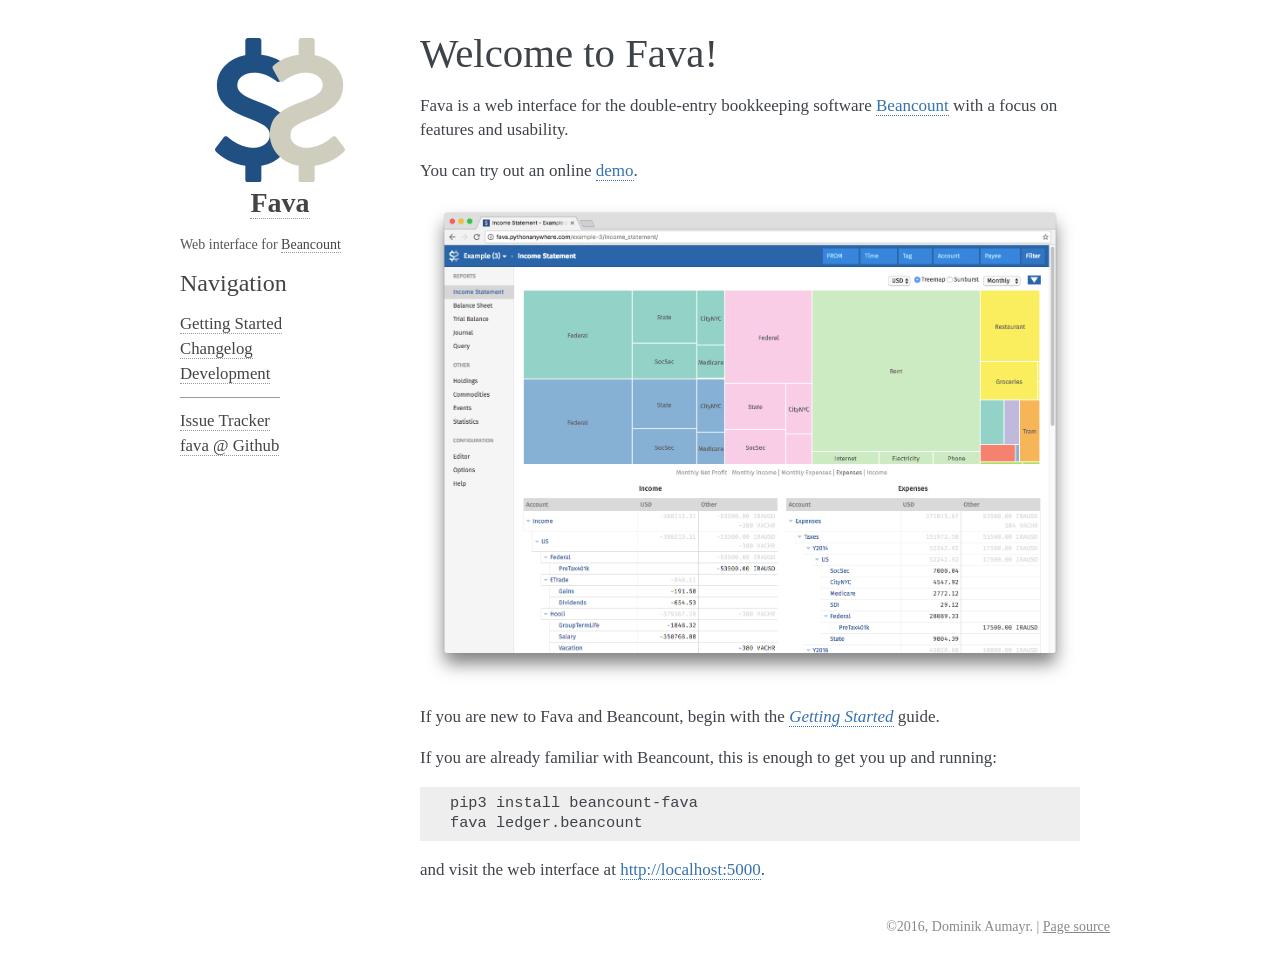
<file: index.html>
<!DOCTYPE html PUBLIC "-//W3C//DTD XHTML 1.0 Transitional//EN"
  "http://www.w3.org/TR/xhtml1/DTD/xhtml1-transitional.dtd">


<html xmlns="http://www.w3.org/1999/xhtml">
  <head>
    <meta http-equiv="Content-Type" content="text/html; charset=utf-8" />
    
    <title>Welcome to Fava! &mdash; Fava 1.2 documentation</title>
    
    <link rel="stylesheet" href="_static/alabaster.css" type="text/css" />
    <link rel="stylesheet" href="_static/pygments.css" type="text/css" />
    
    <script type="text/javascript">
      var DOCUMENTATION_OPTIONS = {
        URL_ROOT:    './',
        VERSION:     '1.2',
        COLLAPSE_INDEX: false,
        FILE_SUFFIX: '.html',
        HAS_SOURCE:  true
      };
    </script>
    <script type="text/javascript" src="_static/jquery.js"></script>
    <script type="text/javascript" src="_static/underscore.js"></script>
    <script type="text/javascript" src="_static/doctools.js"></script>
    <link rel="top" title="Fava 1.2 documentation" href="#" />
    <link rel="next" title="Getting Started" href="usage.html" />
   
  
  <meta name="viewport" content="width=device-width, initial-scale=0.9, maximum-scale=0.9">

  </head>
  <body role="document">  

    <div class="document">
      <div class="documentwrapper">
        <div class="bodywrapper">
          <div class="body" role="main">
            
  <div class="section" id="welcome-to-fava">
<h1>Welcome to Fava!<a class="headerlink" href="#welcome-to-fava" title="Permalink to this headline">¶</a></h1>
<div class="toctree-wrapper compound">
</div>
<p>Fava is a web interface for the double-entry bookkeeping software <a class="reference external" href="http://furius.ca/beancount/">Beancount</a> with a focus on features and usability.</p>
<p>You can try out an online <a class="reference external" href="http://fava.pythonanywhere.com">demo</a>.</p>
<img alt="_images/screenshot.png" src="_images/screenshot.png" />
<p>If you are new to Fava and Beancount, begin with the <a class="reference internal" href="usage.html"><em>Getting Started</em></a> guide.</p>
<p>If you are already familiar with Beancount, this is enough to get you up and running:</p>
<div class="highlight-python"><div class="highlight"><pre><span></span>pip3 install beancount-fava
fava ledger.beancount
</pre></div>
</div>
<p>and visit the web interface at <a class="reference external" href="http://localhost:5000">http://localhost:5000</a>.</p>
</div>


          </div>
        </div>
      </div>
      <div class="sphinxsidebar" role="navigation" aria-label="main navigation">
        <div class="sphinxsidebarwrapper">
<p class="logo">
  <a href="#">
    <img class="logo" src="_static/logo.png" alt="Logo"/>
    
    <h1 class="logo logo-name">Fava</h2>
    
  </a>
</p>



<p class="blurb">Web interface for <a href="http://furius.ca/beancount/"
title="Double-entry bookkeeping software Beancount">Beancount</a></p>




<h3>Navigation</h3>
<ul>
<li class="toctree-l1"><a class="reference internal" href="usage.html">Getting Started</a></li>
<li class="toctree-l1"><a class="reference internal" href="changelog.html">Changelog</a></li>
<li class="toctree-l1"><a class="reference internal" href="development.html">Development</a></li>
</ul>


<hr />
<ul>
    
    <li class="toctree-l1"><a href="https://github.com/beancount/fava/issues">Issue Tracker</a></li>
    
    <li class="toctree-l1"><a href="https://github.com/beancount/fava">fava @ Github</a></li>
    
</ul>

        </div>
      </div>
      <div class="clearer"></div>
    </div>
    <div class="footer">
      &copy;2016, Dominik Aumayr.
      
      |
      <a href="_sources/index.txt"
          rel="nofollow">Page source</a>
    </div>

    

    
  </body>
</html>
</file>
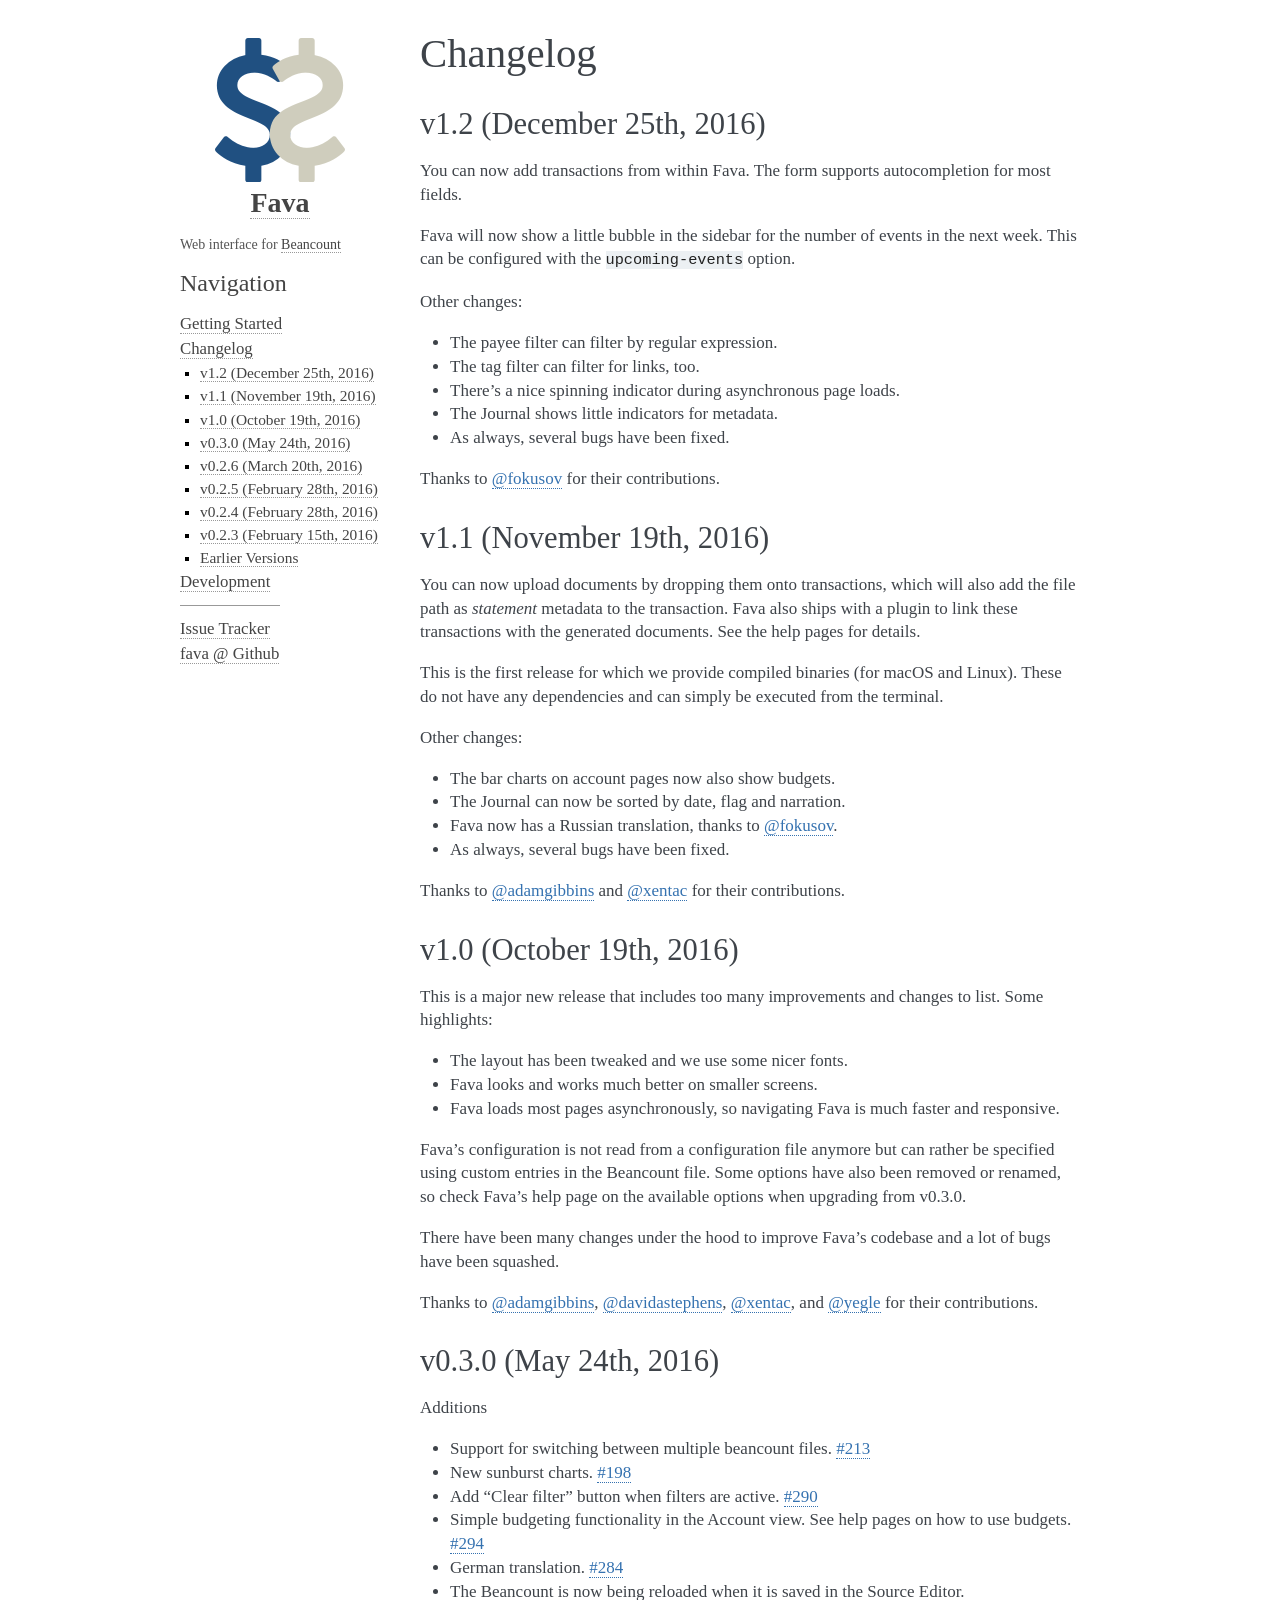
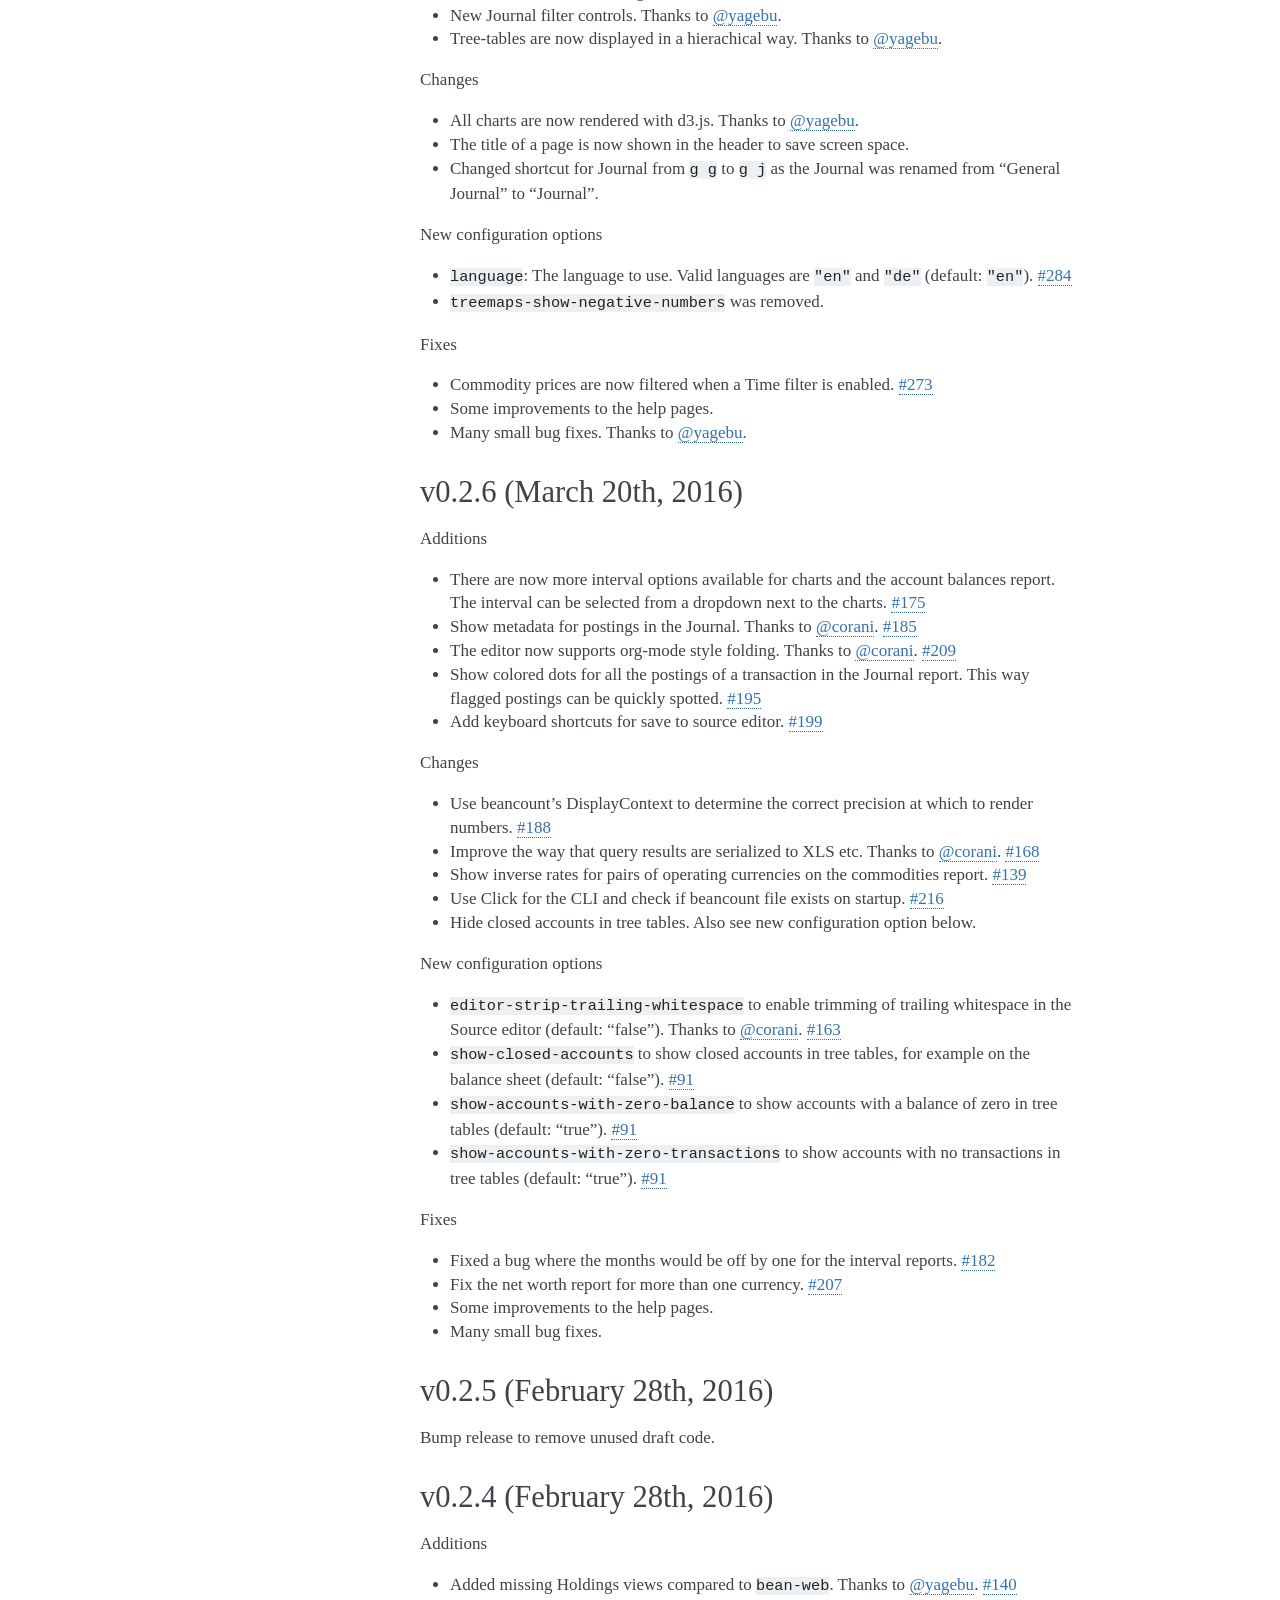
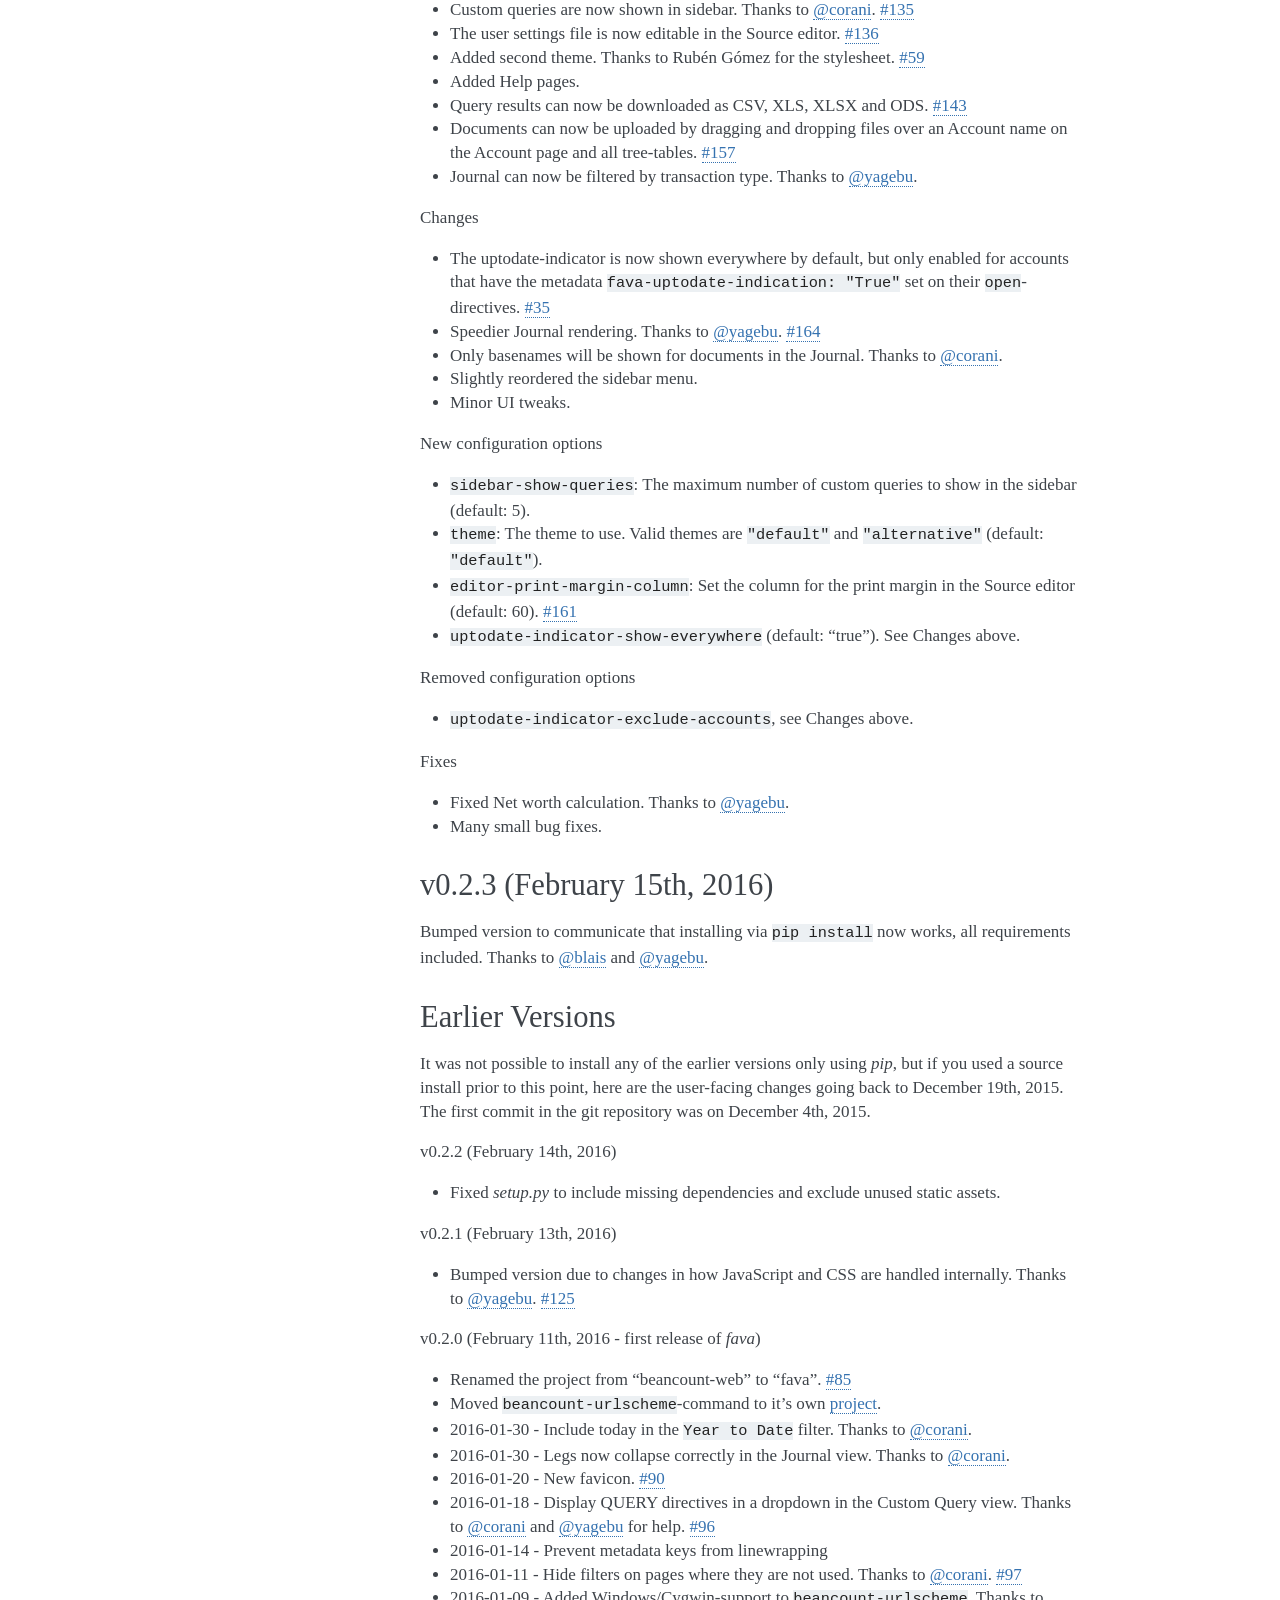
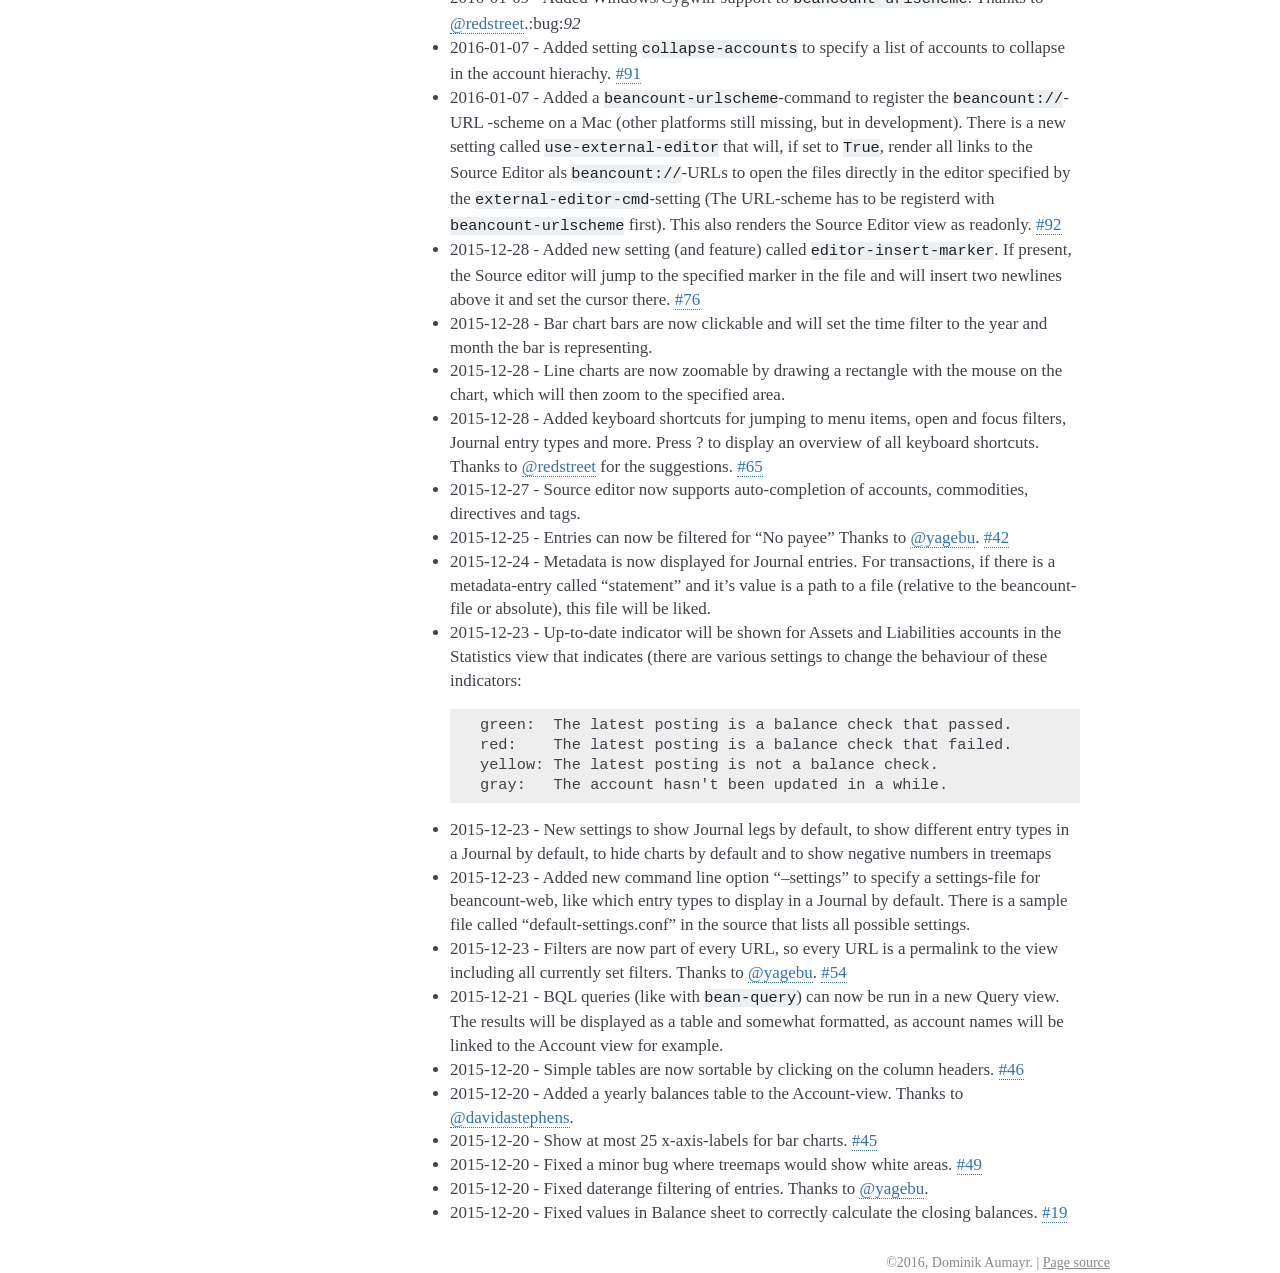
<file: changelog.html>
<!DOCTYPE html PUBLIC "-//W3C//DTD XHTML 1.0 Transitional//EN"
  "http://www.w3.org/TR/xhtml1/DTD/xhtml1-transitional.dtd">


<html xmlns="http://www.w3.org/1999/xhtml">
  <head>
    <meta http-equiv="Content-Type" content="text/html; charset=utf-8" />
    
    <title>Changelog &mdash; Fava 1.2 documentation</title>
    
    <link rel="stylesheet" href="_static/alabaster.css" type="text/css" />
    <link rel="stylesheet" href="_static/pygments.css" type="text/css" />
    
    <script type="text/javascript">
      var DOCUMENTATION_OPTIONS = {
        URL_ROOT:    './',
        VERSION:     '1.2',
        COLLAPSE_INDEX: false,
        FILE_SUFFIX: '.html',
        HAS_SOURCE:  true
      };
    </script>
    <script type="text/javascript" src="_static/jquery.js"></script>
    <script type="text/javascript" src="_static/underscore.js"></script>
    <script type="text/javascript" src="_static/doctools.js"></script>
    <link rel="top" title="Fava 1.2 documentation" href="index.html" />
    <link rel="next" title="Development" href="development.html" />
    <link rel="prev" title="Getting Started" href="usage.html" />
   
  
  <meta name="viewport" content="width=device-width, initial-scale=0.9, maximum-scale=0.9">

  </head>
  <body role="document">  

    <div class="document">
      <div class="documentwrapper">
        <div class="bodywrapper">
          <div class="body" role="main">
            
  <div class="section" id="changelog">
<h1>Changelog<a class="headerlink" href="#changelog" title="Permalink to this headline">¶</a></h1>
<div class="section" id="v1-2-december-25th-2016">
<h2>v1.2 (December 25th, 2016)<a class="headerlink" href="#v1-2-december-25th-2016" title="Permalink to this headline">¶</a></h2>
<p>You can now add transactions from within Fava. The form supports autocompletion
for most fields.</p>
<p>Fava will now show a little bubble in the sidebar for the number of events in
the next week. This can be configured with the <code class="docutils literal"><span class="pre">upcoming-events</span></code> option.</p>
<p>Other changes:</p>
<ul class="simple">
<li>The payee filter can filter by regular expression.</li>
<li>The tag filter can filter for links, too.</li>
<li>There&#8217;s a nice spinning indicator during asynchronous page loads.</li>
<li>The Journal shows little indicators for metadata.</li>
<li>As always, several bugs have been fixed.</li>
</ul>
<p>Thanks to <a class="reference external" href="https://github.com/fokusov">&#64;fokusov</a> for their contributions.</p>
</div>
<div class="section" id="v1-1-november-19th-2016">
<h2>v1.1 (November 19th, 2016)<a class="headerlink" href="#v1-1-november-19th-2016" title="Permalink to this headline">¶</a></h2>
<p>You can now upload documents by dropping them onto transactions, which will
also add the file path as <cite>statement</cite> metadata to the transaction. Fava also
ships with a plugin to link these transactions with the generated documents.
See the help pages for details.</p>
<p>This is the first release for which we provide compiled binaries (for macOS and
Linux). These do not have any dependencies and can simply be executed from the
terminal.</p>
<p>Other changes:</p>
<ul class="simple">
<li>The bar charts on account pages now also show budgets.</li>
<li>The Journal can now be sorted by date, flag and narration.</li>
<li>Fava now has a Russian translation, thanks to <a class="reference external" href="https://github.com/fokusov">&#64;fokusov</a>.</li>
<li>As always, several bugs have been fixed.</li>
</ul>
<p>Thanks to <a class="reference external" href="https://github.com/adamgibbins">&#64;adamgibbins</a> and <a class="reference external" href="https://github.com/xentac">&#64;xentac</a> for their contributions.</p>
</div>
<div class="section" id="v1-0-october-19th-2016">
<h2>v1.0 (October 19th, 2016)<a class="headerlink" href="#v1-0-october-19th-2016" title="Permalink to this headline">¶</a></h2>
<p>This is a major new release that includes too many improvements and changes to
list. Some highlights:</p>
<ul class="simple">
<li>The layout has been tweaked and we use some nicer fonts.</li>
<li>Fava looks and works much better on smaller screens.</li>
<li>Fava loads most pages asynchronously, so navigating Fava is much faster and
responsive.</li>
</ul>
<p>Fava&#8217;s configuration is not read from a configuration file anymore but can
rather be specified using custom entries in the Beancount file. Some options
have also been removed or renamed, so check Fava&#8217;s help page on the available
options when upgrading from v0.3.0.</p>
<p>There have been many changes under the hood to improve Fava&#8217;s codebase and a
lot of bugs have been squashed.</p>
<p>Thanks to <a class="reference external" href="https://github.com/adamgibbins">&#64;adamgibbins</a>, <a class="reference external" href="https://github.com/davidastephens">&#64;davidastephens</a>, <a class="reference external" href="https://github.com/xentac">&#64;xentac</a>, and
<a class="reference external" href="https://github.com/yegle">&#64;yegle</a> for their contributions.</p>
</div>
<div class="section" id="v0-3-0-may-24th-2016">
<h2>v0.3.0 (May 24th, 2016)<a class="headerlink" href="#v0-3-0-may-24th-2016" title="Permalink to this headline">¶</a></h2>
<p>Additions</p>
<ul class="simple">
<li>Support for switching between multiple beancount files. <a class="reference external" href="https://github.com/beancount/fava/issues/213">#213</a></li>
<li>New sunburst charts. <a class="reference external" href="https://github.com/beancount/fava/issues/198">#198</a></li>
<li>Add &#8220;Clear filter&#8221; button when filters are active. <a class="reference external" href="https://github.com/beancount/fava/issues/290">#290</a></li>
<li>Simple budgeting functionality in the Account view. See help pages on how to
use budgets. <a class="reference external" href="https://github.com/beancount/fava/issues/294">#294</a></li>
<li>German translation. <a class="reference external" href="https://github.com/beancount/fava/issues/284">#284</a></li>
<li>The Beancount is now being reloaded when it is saved in the Source Editor.</li>
<li>New Journal filter controls. Thanks to <a class="reference external" href="https://github.com/yagebu">&#64;yagebu</a>.</li>
<li>Tree-tables are now displayed in a hierachical way. Thanks to <a class="reference external" href="https://github.com/yagebu">&#64;yagebu</a>.</li>
</ul>
<p>Changes</p>
<ul class="simple">
<li>All charts are now rendered with d3.js. Thanks to <a class="reference external" href="https://github.com/yagebu">&#64;yagebu</a>.</li>
<li>The title of a page is now shown in the header to save screen space.</li>
<li>Changed shortcut for Journal from <code class="docutils literal"><span class="pre">g</span> <span class="pre">g</span></code> to <code class="docutils literal"><span class="pre">g</span> <span class="pre">j</span></code> as the Journal was
renamed from &#8220;General Journal&#8221; to &#8220;Journal&#8221;.</li>
</ul>
<p>New configuration options</p>
<ul class="simple">
<li><code class="docutils literal"><span class="pre">language</span></code>: The language to use. Valid languages are <code class="docutils literal"><span class="pre">&quot;en&quot;</span></code> and
<code class="docutils literal"><span class="pre">&quot;de&quot;</span></code> (default: <code class="docutils literal"><span class="pre">&quot;en&quot;</span></code>). <a class="reference external" href="https://github.com/beancount/fava/issues/284">#284</a></li>
<li><code class="docutils literal"><span class="pre">treemaps-show-negative-numbers</span></code> was removed.</li>
</ul>
<p>Fixes</p>
<ul class="simple">
<li>Commodity prices are now filtered when a Time filter is enabled. <a class="reference external" href="https://github.com/beancount/fava/issues/273">#273</a></li>
<li>Some improvements to the help pages.</li>
<li>Many small bug fixes. Thanks to <a class="reference external" href="https://github.com/yagebu">&#64;yagebu</a>.</li>
</ul>
</div>
<div class="section" id="v0-2-6-march-20th-2016">
<h2>v0.2.6 (March 20th, 2016)<a class="headerlink" href="#v0-2-6-march-20th-2016" title="Permalink to this headline">¶</a></h2>
<p>Additions</p>
<ul class="simple">
<li>There are now more interval options available for charts and the account
balances report. The interval can be selected from a dropdown next to the
charts. <a class="reference external" href="https://github.com/beancount/fava/issues/175">#175</a></li>
<li>Show metadata for postings in the Journal. Thanks to <a class="reference external" href="https://github.com/corani">&#64;corani</a>.
<a class="reference external" href="https://github.com/beancount/fava/issues/185">#185</a></li>
<li>The editor now supports org-mode style folding. Thanks to <a class="reference external" href="https://github.com/corani">&#64;corani</a>.
<a class="reference external" href="https://github.com/beancount/fava/issues/209">#209</a></li>
<li>Show colored dots for all the postings of a transaction in the Journal
report. This way flagged postings can be quickly spotted. <a class="reference external" href="https://github.com/beancount/fava/issues/195">#195</a></li>
<li>Add keyboard shortcuts for save to source editor. <a class="reference external" href="https://github.com/beancount/fava/issues/199">#199</a></li>
</ul>
<p>Changes</p>
<ul class="simple">
<li>Use beancount&#8217;s DisplayContext to determine the correct precision at which to
render numbers. <a class="reference external" href="https://github.com/beancount/fava/issues/188">#188</a></li>
<li>Improve the way that query results are serialized to XLS etc. Thanks to
<a class="reference external" href="https://github.com/corani">&#64;corani</a>. <a class="reference external" href="https://github.com/beancount/fava/issues/168">#168</a></li>
<li>Show inverse rates for pairs of operating currencies on the commodities
report. <a class="reference external" href="https://github.com/beancount/fava/issues/139">#139</a></li>
<li>Use Click for the CLI and check if beancount file exists on startup.
<a class="reference external" href="https://github.com/beancount/fava/issues/216">#216</a></li>
<li>Hide closed accounts in tree tables. Also see new configuration option below.</li>
</ul>
<p>New configuration options</p>
<ul class="simple">
<li><code class="docutils literal"><span class="pre">editor-strip-trailing-whitespace</span></code> to enable trimming of trailing
whitespace in the Source editor (default: &#8220;false&#8221;).  Thanks to
<a class="reference external" href="https://github.com/corani">&#64;corani</a>. <a class="reference external" href="https://github.com/beancount/fava/issues/163">#163</a></li>
<li><code class="docutils literal"><span class="pre">show-closed-accounts</span></code> to show closed accounts in tree tables, for example
on the balance sheet (default: &#8220;false&#8221;). <a class="reference external" href="https://github.com/beancount/fava/issues/91">#91</a></li>
<li><code class="docutils literal"><span class="pre">show-accounts-with-zero-balance</span></code> to show accounts with a balance of zero
in tree tables (default: &#8220;true&#8221;). <a class="reference external" href="https://github.com/beancount/fava/issues/91">#91</a></li>
<li><code class="docutils literal"><span class="pre">show-accounts-with-zero-transactions</span></code> to show accounts with no
transactions in tree tables (default: &#8220;true&#8221;). <a class="reference external" href="https://github.com/beancount/fava/issues/91">#91</a></li>
</ul>
<p>Fixes</p>
<ul class="simple">
<li>Fixed a bug where the months would be off by one for the interval reports.
<a class="reference external" href="https://github.com/beancount/fava/issues/182">#182</a></li>
<li>Fix the net worth report for more than one currency. <a class="reference external" href="https://github.com/beancount/fava/issues/207">#207</a></li>
<li>Some improvements to the help pages.</li>
<li>Many small bug fixes.</li>
</ul>
</div>
<div class="section" id="v0-2-5-february-28th-2016">
<h2>v0.2.5 (February 28th, 2016)<a class="headerlink" href="#v0-2-5-february-28th-2016" title="Permalink to this headline">¶</a></h2>
<p>Bump release to remove unused draft code.</p>
</div>
<div class="section" id="v0-2-4-february-28th-2016">
<h2>v0.2.4 (February 28th, 2016)<a class="headerlink" href="#v0-2-4-february-28th-2016" title="Permalink to this headline">¶</a></h2>
<p>Additions</p>
<ul class="simple">
<li>Added missing Holdings views compared to <code class="docutils literal"><span class="pre">bean-web</span></code>. Thanks to
<a class="reference external" href="https://github.com/yagebu">&#64;yagebu</a>. <a class="reference external" href="https://github.com/beancount/fava/issues/140">#140</a></li>
<li>Custom queries are now shown in sidebar. Thanks to <a class="reference external" href="https://github.com/corani">&#64;corani</a>. <a class="reference external" href="https://github.com/beancount/fava/issues/135">#135</a></li>
<li>The user settings file is now editable in the Source editor. <a class="reference external" href="https://github.com/beancount/fava/issues/136">#136</a></li>
<li>Added second theme. Thanks to Rubén Gómez for the stylesheet. <a class="reference external" href="https://github.com/beancount/fava/issues/59">#59</a></li>
<li>Added Help pages.</li>
<li>Query results can now be downloaded as CSV, XLS, XLSX and ODS. <a class="reference external" href="https://github.com/beancount/fava/issues/143">#143</a></li>
<li>Documents can now be uploaded by dragging and dropping files over an Account
name on the Account page and all tree-tables. <a class="reference external" href="https://github.com/beancount/fava/issues/157">#157</a></li>
<li>Journal can now be filtered by transaction type. Thanks to <a class="reference external" href="https://github.com/yagebu">&#64;yagebu</a>.</li>
</ul>
<p>Changes</p>
<ul class="simple">
<li>The uptodate-indicator is now shown everywhere by default, but only enabled
for accounts that have the metadata <code class="docutils literal"><span class="pre">fava-uptodate-indication:</span> <span class="pre">&quot;True&quot;</span></code> set
on their <code class="docutils literal"><span class="pre">open</span></code>-directives. <a class="reference external" href="https://github.com/beancount/fava/issues/35">#35</a></li>
<li>Speedier Journal rendering. Thanks to <a class="reference external" href="https://github.com/yagebu">&#64;yagebu</a>. <a class="reference external" href="https://github.com/beancount/fava/issues/164">#164</a></li>
<li>Only basenames will be shown for documents in the Journal. Thanks to
<a class="reference external" href="https://github.com/corani">&#64;corani</a>.</li>
<li>Slightly reordered the sidebar menu.</li>
<li>Minor UI tweaks.</li>
</ul>
<p>New configuration options</p>
<ul class="simple">
<li><code class="docutils literal"><span class="pre">sidebar-show-queries</span></code>: The maximum number of custom queries to show in the
sidebar (default: 5).</li>
<li><code class="docutils literal"><span class="pre">theme</span></code>: The theme to use. Valid themes are <code class="docutils literal"><span class="pre">&quot;default&quot;</span></code> and
<code class="docutils literal"><span class="pre">&quot;alternative&quot;</span></code> (default: <code class="docutils literal"><span class="pre">&quot;default&quot;</span></code>).</li>
<li><code class="docutils literal"><span class="pre">editor-print-margin-column</span></code>: Set the column for the print margin in the
Source editor (default: 60). <a class="reference external" href="https://github.com/beancount/fava/issues/161">#161</a></li>
<li><code class="docutils literal"><span class="pre">uptodate-indicator-show-everywhere</span></code> (default: &#8220;true&#8221;). See Changes above.</li>
</ul>
<p>Removed configuration options</p>
<ul class="simple">
<li><code class="docutils literal"><span class="pre">uptodate-indicator-exclude-accounts</span></code>, see Changes above.</li>
</ul>
<p>Fixes</p>
<ul class="simple">
<li>Fixed Net worth calculation. Thanks to <a class="reference external" href="https://github.com/yagebu">&#64;yagebu</a>.</li>
<li>Many small bug fixes.</li>
</ul>
</div>
<div class="section" id="v0-2-3-february-15th-2016">
<h2>v0.2.3 (February 15th, 2016)<a class="headerlink" href="#v0-2-3-february-15th-2016" title="Permalink to this headline">¶</a></h2>
<p>Bumped version to communicate that installing via <code class="docutils literal"><span class="pre">pip</span> <span class="pre">install</span></code> now works,
all requirements included.  Thanks to <a class="reference external" href="https://github.com/blais">&#64;blais</a> and <a class="reference external" href="https://github.com/yagebu">&#64;yagebu</a>.</p>
</div>
<div class="section" id="earlier-versions">
<h2>Earlier Versions<a class="headerlink" href="#earlier-versions" title="Permalink to this headline">¶</a></h2>
<p>It was not possible to install any of the earlier versions only using <cite>pip</cite>,
but if you used a source install prior to this point, here are the user-facing
changes going back to December 19th, 2015. The first commit in the git
repository was on December 4th, 2015.</p>
<p>v0.2.2 (February 14th, 2016)</p>
<ul class="simple">
<li>Fixed <cite>setup.py</cite> to include missing dependencies and exclude unused static
assets.</li>
</ul>
<p>v0.2.1 (February 13th, 2016)</p>
<ul class="simple">
<li>Bumped version due to changes in how JavaScript and CSS are handled
internally. Thanks to <a class="reference external" href="https://github.com/yagebu">&#64;yagebu</a>. <a class="reference external" href="https://github.com/beancount/fava/issues/125">#125</a></li>
</ul>
<p>v0.2.0 (February 11th, 2016 - first release of <cite>fava</cite>)</p>
<ul>
<li><p class="first">Renamed the project from &#8220;beancount-web&#8221; to &#8220;fava&#8221;. <a class="reference external" href="https://github.com/beancount/fava/issues/85">#85</a></p>
</li>
<li><p class="first">Moved <code class="docutils literal"><span class="pre">beancount-urlscheme</span></code>-command to it&#8217;s own <a class="reference external" href="http://github.com/aumayr/beancount_urlscheme">project</a>.</p>
</li>
<li><p class="first">2016-01-30 - Include today in the <code class="docutils literal"><span class="pre">Year</span> <span class="pre">to</span> <span class="pre">Date</span></code> filter. Thanks to
<a class="reference external" href="https://github.com/corani">&#64;corani</a>.</p>
</li>
<li><p class="first">2016-01-30 - Legs now collapse correctly in the Journal view. Thanks to
<a class="reference external" href="https://github.com/corani">&#64;corani</a>.</p>
</li>
<li><p class="first">2016-01-20 - New favicon. <a class="reference external" href="https://github.com/beancount/fava/issues/90">#90</a></p>
</li>
<li><p class="first">2016-01-18 - Display QUERY directives in a dropdown in the Custom Query view.
Thanks to <a class="reference external" href="https://github.com/corani">&#64;corani</a> and <a class="reference external" href="https://github.com/yagebu">&#64;yagebu</a> for help. <a class="reference external" href="https://github.com/beancount/fava/issues/96">#96</a></p>
</li>
<li><p class="first">2016-01-14 - Prevent metadata keys from linewrapping</p>
</li>
<li><p class="first">2016-01-11 - Hide filters on pages where they are not used.  Thanks to
<a class="reference external" href="https://github.com/corani">&#64;corani</a>. <a class="reference external" href="https://github.com/beancount/fava/issues/97">#97</a></p>
</li>
<li><p class="first">2016-01-09 - Added Windows/Cygwin-support to <code class="docutils literal"><span class="pre">beancount-urlscheme</span></code>.  Thanks
to <a class="reference external" href="https://github.com/redstreet">&#64;redstreet</a>.:bug:<cite>92</cite></p>
</li>
<li><p class="first">2016-01-07 - Added setting <code class="docutils literal"><span class="pre">collapse-accounts</span></code> to specify a list of
accounts to collapse in the account hierachy. <a class="reference external" href="https://github.com/beancount/fava/issues/91">#91</a></p>
</li>
<li><p class="first">2016-01-07 - Added a <code class="docutils literal"><span class="pre">beancount-urlscheme</span></code>-command to register the
<code class="docutils literal"><span class="pre">beancount://</span></code>-URL -scheme on a Mac (other platforms still missing, but in
development). There is a new setting called <code class="docutils literal"><span class="pre">use-external-editor</span></code> that
will, if set to <code class="docutils literal"><span class="pre">True</span></code>, render all links to the Source Editor als
<code class="docutils literal"><span class="pre">beancount://</span></code>-URLs to open the files directly in the editor specified by
the <code class="docutils literal"><span class="pre">external-editor-cmd</span></code>-setting (The URL-scheme has to be registerd with
<code class="docutils literal"><span class="pre">beancount-urlscheme</span></code> first). This also renders the Source Editor view as
readonly. <a class="reference external" href="https://github.com/beancount/fava/issues/92">#92</a></p>
</li>
<li><p class="first">2015-12-28 - Added new setting (and feature) called <code class="docutils literal"><span class="pre">editor-insert-marker</span></code>.
If present, the Source editor will jump to the specified marker in the file
and will insert two newlines above it and set the cursor there. <a class="reference external" href="https://github.com/beancount/fava/issues/76">#76</a></p>
</li>
<li><p class="first">2015-12-28 - Bar chart bars are now clickable and will set the time filter to
the year and month the bar is representing.</p>
</li>
<li><p class="first">2015-12-28 - Line charts are now zoomable by drawing a rectangle with the
mouse on the chart, which will then zoom to the specified area.</p>
</li>
<li><p class="first">2015-12-28 - Added keyboard shortcuts for jumping to menu items, open and
focus filters, Journal entry types and more. Press ? to display an overview
of all keyboard shortcuts. Thanks to <a class="reference external" href="https://github.com/redstreet">&#64;redstreet</a> for the suggestions.
<a class="reference external" href="https://github.com/beancount/fava/issues/65">#65</a></p>
</li>
<li><p class="first">2015-12-27 - Source editor now supports auto-completion of accounts,
commodities, directives and tags.</p>
</li>
<li><p class="first">2015-12-25 - Entries can now be filtered for &#8220;No payee&#8221; Thanks to
<a class="reference external" href="https://github.com/yagebu">&#64;yagebu</a>. <a class="reference external" href="https://github.com/beancount/fava/issues/42">#42</a></p>
</li>
<li><p class="first">2015-12-24 - Metadata is now displayed for Journal entries. For transactions,
if there is a metadata-entry called &#8220;statement&#8221; and it&#8217;s value is a path to a
file (relative to the beancount-file or absolute), this file will be liked.</p>
</li>
<li><p class="first">2015-12-23 - Up-to-date indicator will be shown for Assets and Liabilities
accounts in the Statistics view that indicates (there are various settings to
change the behaviour of these indicators:</p>
<div class="highlight-python"><div class="highlight"><pre><span></span>green:  The latest posting is a balance check that passed.
red:    The latest posting is a balance check that failed.
yellow: The latest posting is not a balance check.
gray:   The account hasn&#39;t been updated in a while.
</pre></div>
</div>
</li>
<li><p class="first">2015-12-23 - New settings to show Journal legs by default, to show different
entry types in a Journal by default, to hide charts by default and to show
negative numbers in treemaps</p>
</li>
<li><p class="first">2015-12-23 - Added new command line option &#8220;&#8211;settings&#8221; to specify a
settings-file for beancount-web, like which entry types to display in a
Journal by default. There is a sample file called &#8220;default-settings.conf&#8221; in
the source that lists all possible settings.</p>
</li>
<li><p class="first">2015-12-23 - Filters are now part of every URL, so every URL is a permalink
to the view including all currently set filters. Thanks to <a class="reference external" href="https://github.com/yagebu">&#64;yagebu</a>.
<a class="reference external" href="https://github.com/beancount/fava/issues/54">#54</a></p>
</li>
<li><p class="first">2015-12-21 - BQL queries (like with <code class="docutils literal"><span class="pre">bean-query</span></code>) can now be run in a new
Query view.  The results will be displayed as a table and somewhat formatted,
as account names will be linked to the Account view for example.</p>
</li>
<li><p class="first">2015-12-20 - Simple tables are now sortable by clicking on the column
headers.  <a class="reference external" href="https://github.com/beancount/fava/issues/46">#46</a></p>
</li>
<li><p class="first">2015-12-20 - Added a yearly balances table to the Account-view. Thanks to
<a class="reference external" href="https://github.com/davidastephens">&#64;davidastephens</a>.</p>
</li>
<li><p class="first">2015-12-20 - Show at most 25 x-axis-labels for bar charts. <a class="reference external" href="https://github.com/beancount/fava/issues/45">#45</a></p>
</li>
<li><p class="first">2015-12-20 - Fixed a minor bug where treemaps would show white areas.
<a class="reference external" href="https://github.com/beancount/fava/issues/49">#49</a></p>
</li>
<li><p class="first">2015-12-20 - Fixed daterange filtering of entries. Thanks to <a class="reference external" href="https://github.com/yagebu">&#64;yagebu</a>.</p>
</li>
<li><p class="first">2015-12-20 - Fixed values in Balance sheet to correctly calculate the closing
balances. <a class="reference external" href="https://github.com/beancount/fava/issues/19">#19</a></p>
</li>
</ul>
</div>
</div>


          </div>
        </div>
      </div>
      <div class="sphinxsidebar" role="navigation" aria-label="main navigation">
        <div class="sphinxsidebarwrapper">
<p class="logo">
  <a href="index.html">
    <img class="logo" src="_static/logo.png" alt="Logo"/>
    
    <h1 class="logo logo-name">Fava</h2>
    
  </a>
</p>



<p class="blurb">Web interface for <a href="http://furius.ca/beancount/"
title="Double-entry bookkeeping software Beancount">Beancount</a></p>




<h3>Navigation</h3>
<ul class="current">
<li class="toctree-l1"><a class="reference internal" href="usage.html">Getting Started</a></li>
<li class="toctree-l1 current"><a class="current reference internal" href="">Changelog</a><ul>
<li class="toctree-l2"><a class="reference internal" href="#v1-2-december-25th-2016">v1.2 (December 25th, 2016)</a></li>
<li class="toctree-l2"><a class="reference internal" href="#v1-1-november-19th-2016">v1.1 (November 19th, 2016)</a></li>
<li class="toctree-l2"><a class="reference internal" href="#v1-0-october-19th-2016">v1.0 (October 19th, 2016)</a></li>
<li class="toctree-l2"><a class="reference internal" href="#v0-3-0-may-24th-2016">v0.3.0 (May 24th, 2016)</a></li>
<li class="toctree-l2"><a class="reference internal" href="#v0-2-6-march-20th-2016">v0.2.6 (March 20th, 2016)</a></li>
<li class="toctree-l2"><a class="reference internal" href="#v0-2-5-february-28th-2016">v0.2.5 (February 28th, 2016)</a></li>
<li class="toctree-l2"><a class="reference internal" href="#v0-2-4-february-28th-2016">v0.2.4 (February 28th, 2016)</a></li>
<li class="toctree-l2"><a class="reference internal" href="#v0-2-3-february-15th-2016">v0.2.3 (February 15th, 2016)</a></li>
<li class="toctree-l2"><a class="reference internal" href="#earlier-versions">Earlier Versions</a></li>
</ul>
</li>
<li class="toctree-l1"><a class="reference internal" href="development.html">Development</a></li>
</ul>


<hr />
<ul>
    
    <li class="toctree-l1"><a href="https://github.com/beancount/fava/issues">Issue Tracker</a></li>
    
    <li class="toctree-l1"><a href="https://github.com/beancount/fava">fava @ Github</a></li>
    
</ul>

        </div>
      </div>
      <div class="clearer"></div>
    </div>
    <div class="footer">
      &copy;2016, Dominik Aumayr.
      
      |
      <a href="_sources/changelog.txt"
          rel="nofollow">Page source</a>
    </div>

    

    
  </body>
</html>
</file>
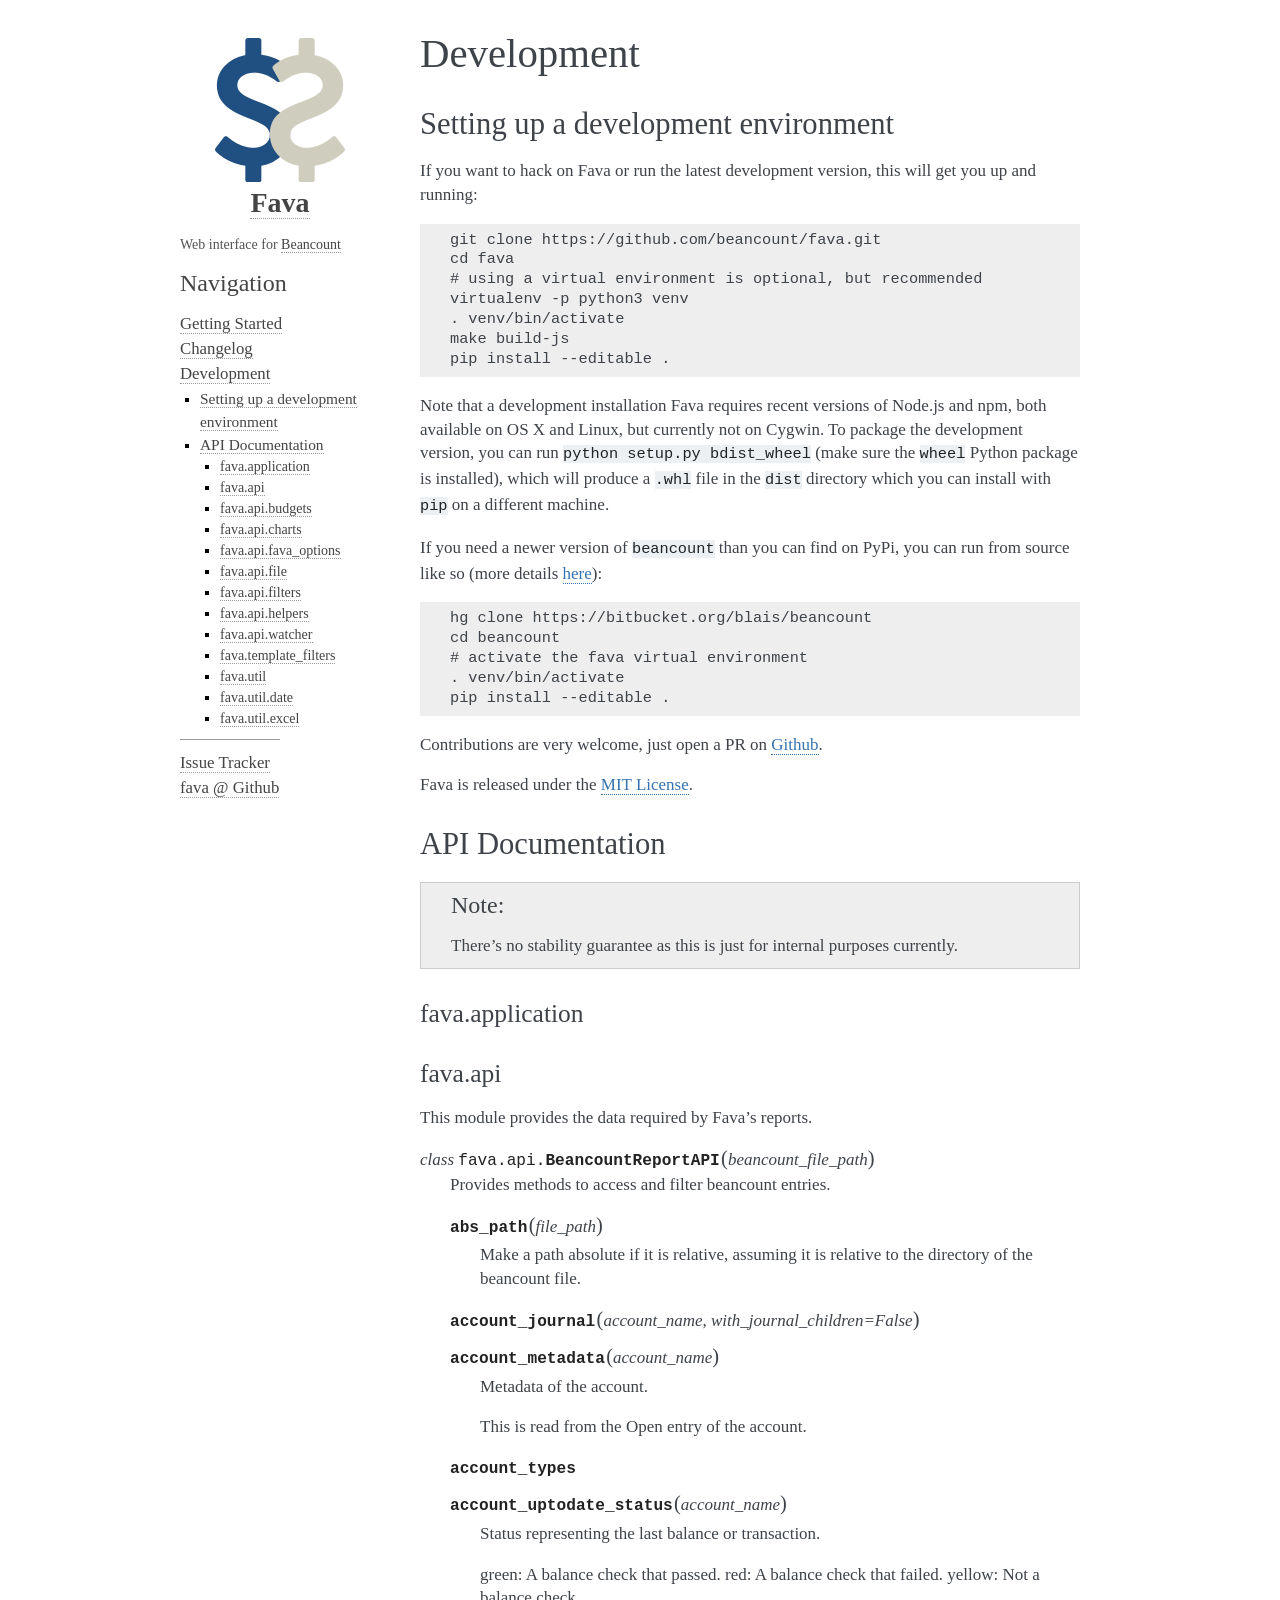
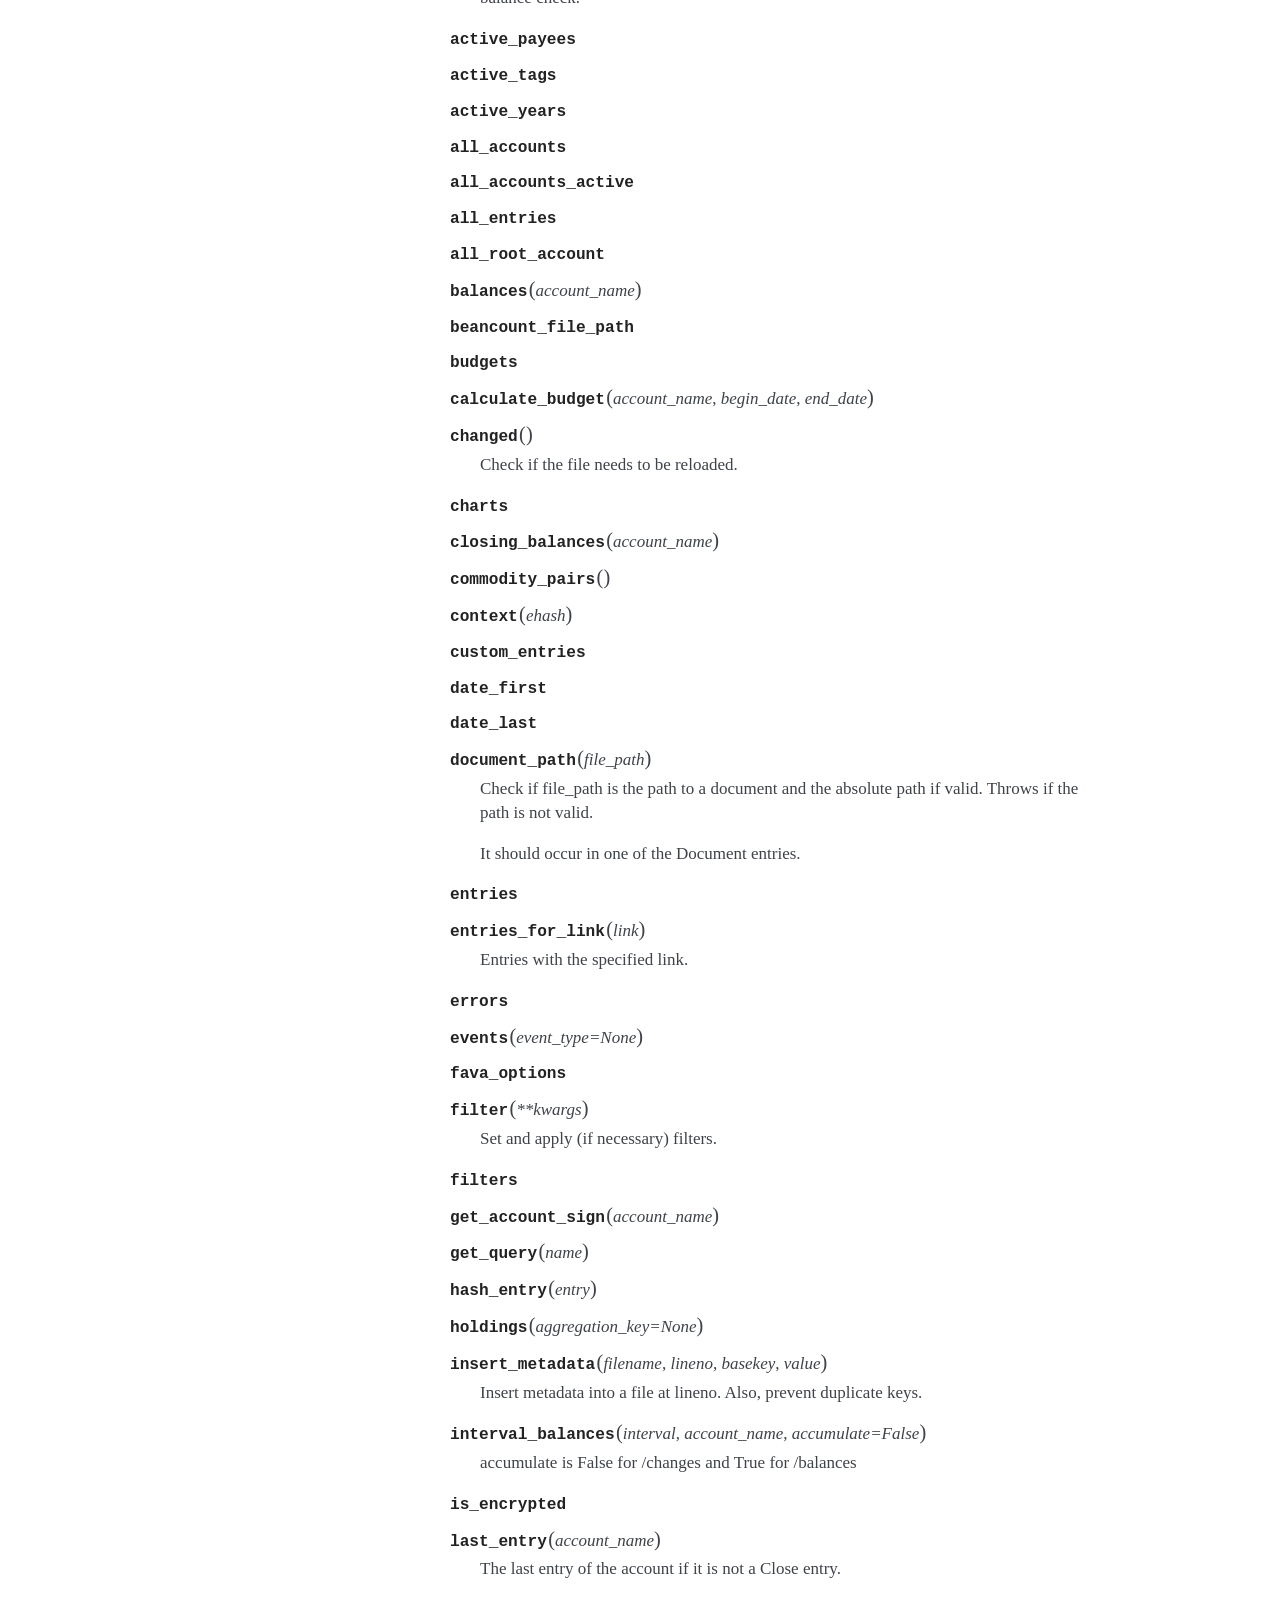
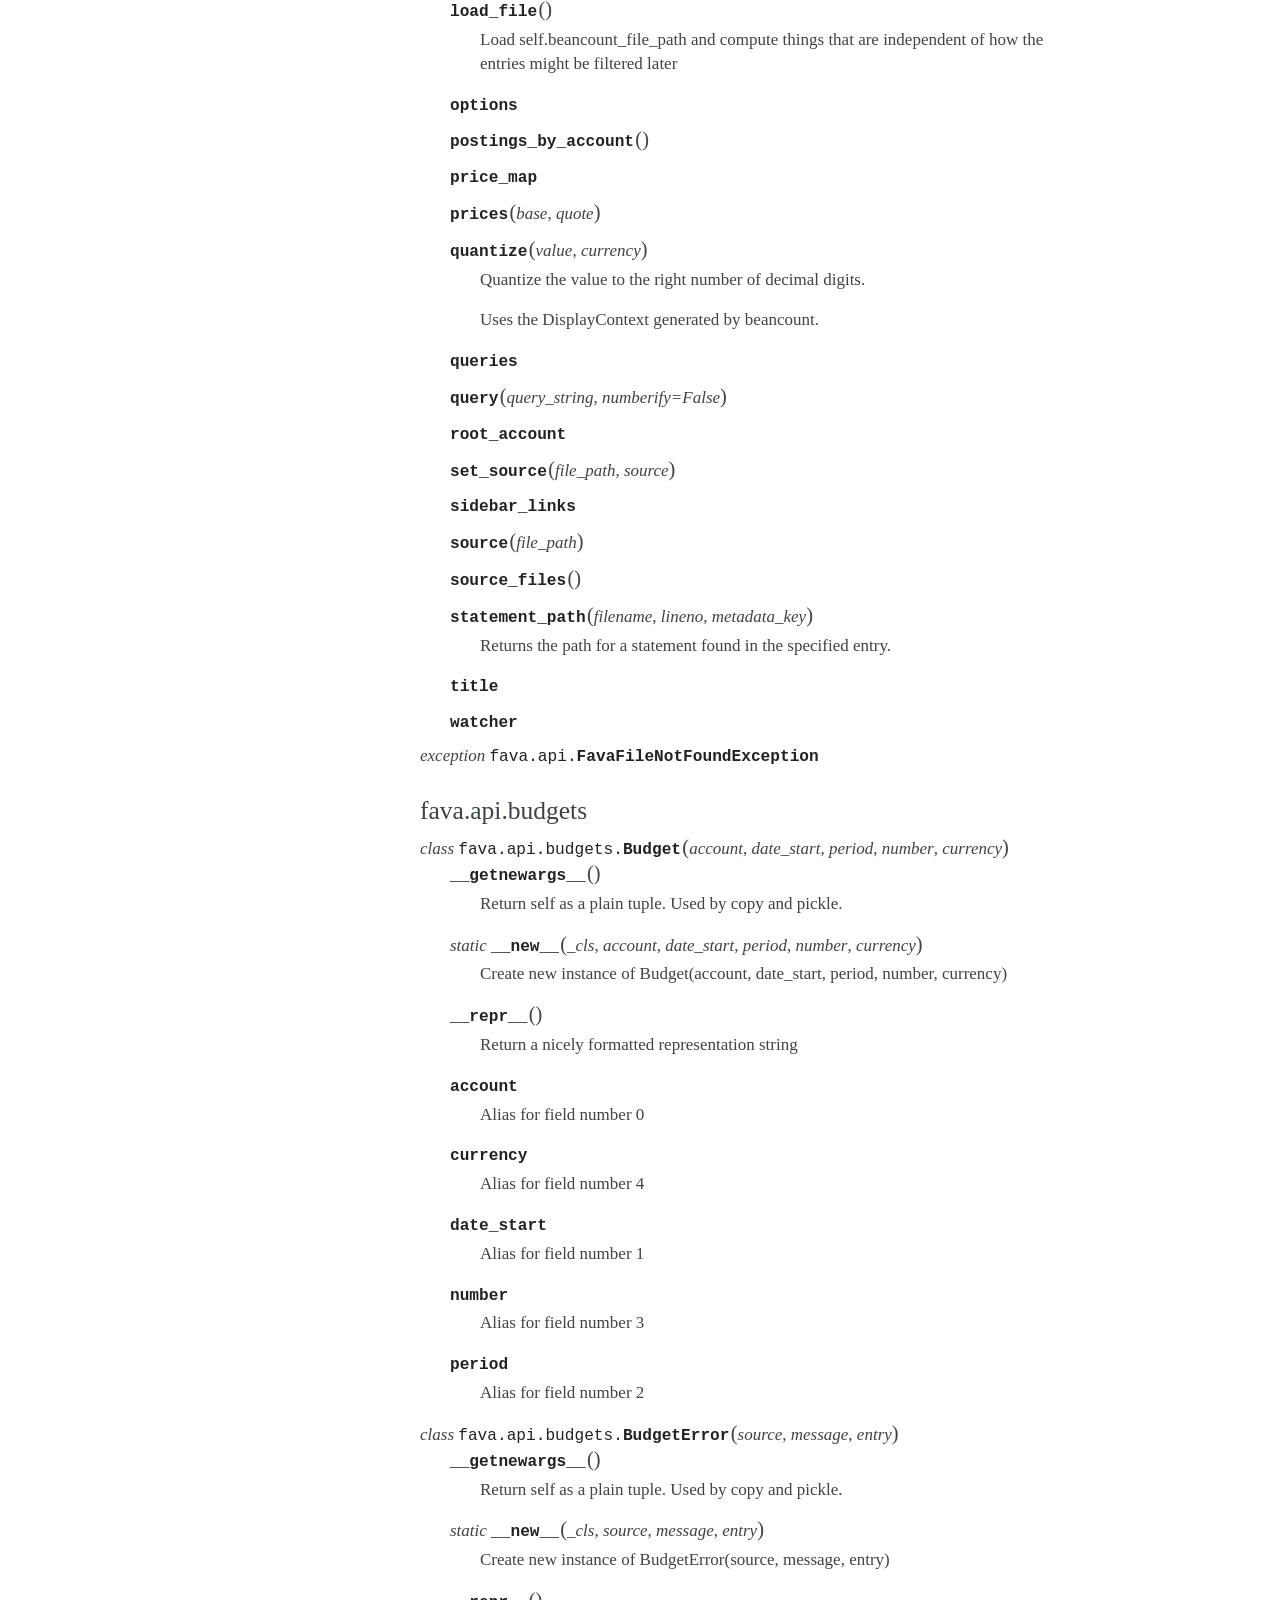
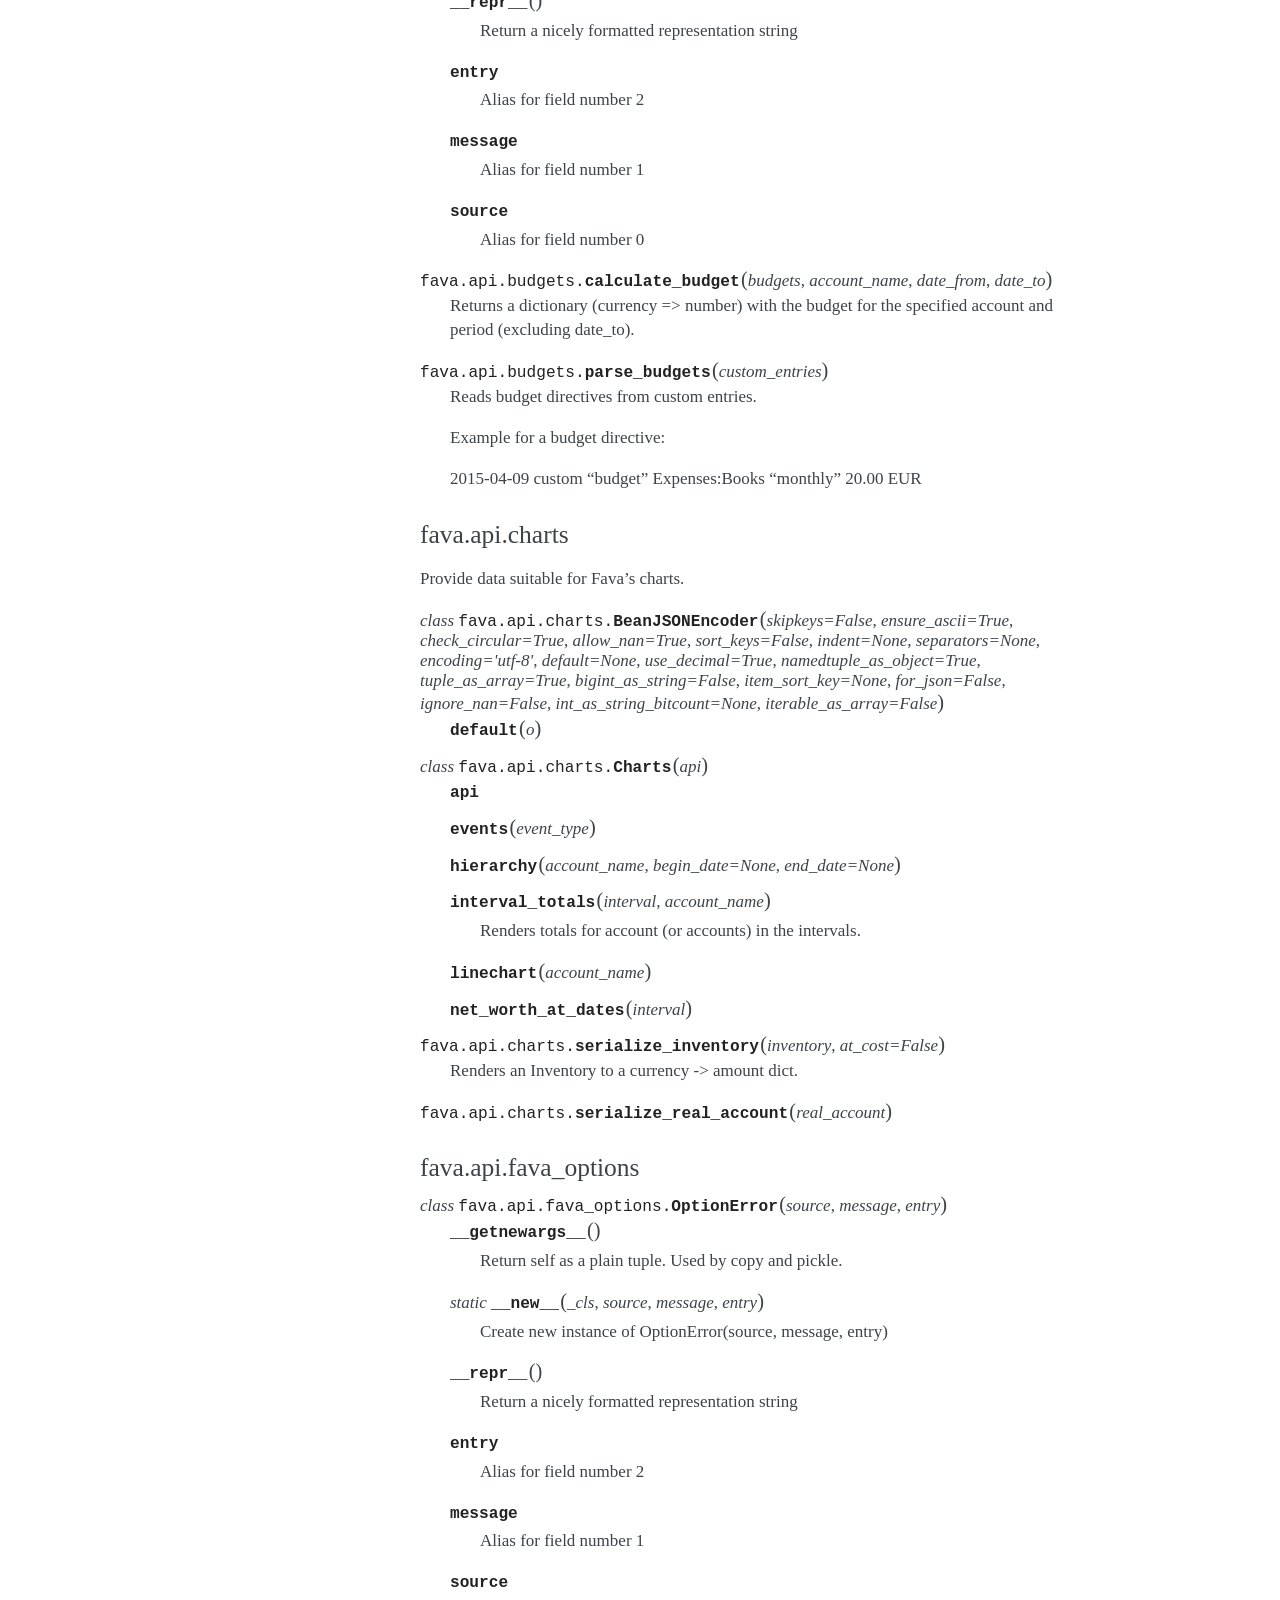
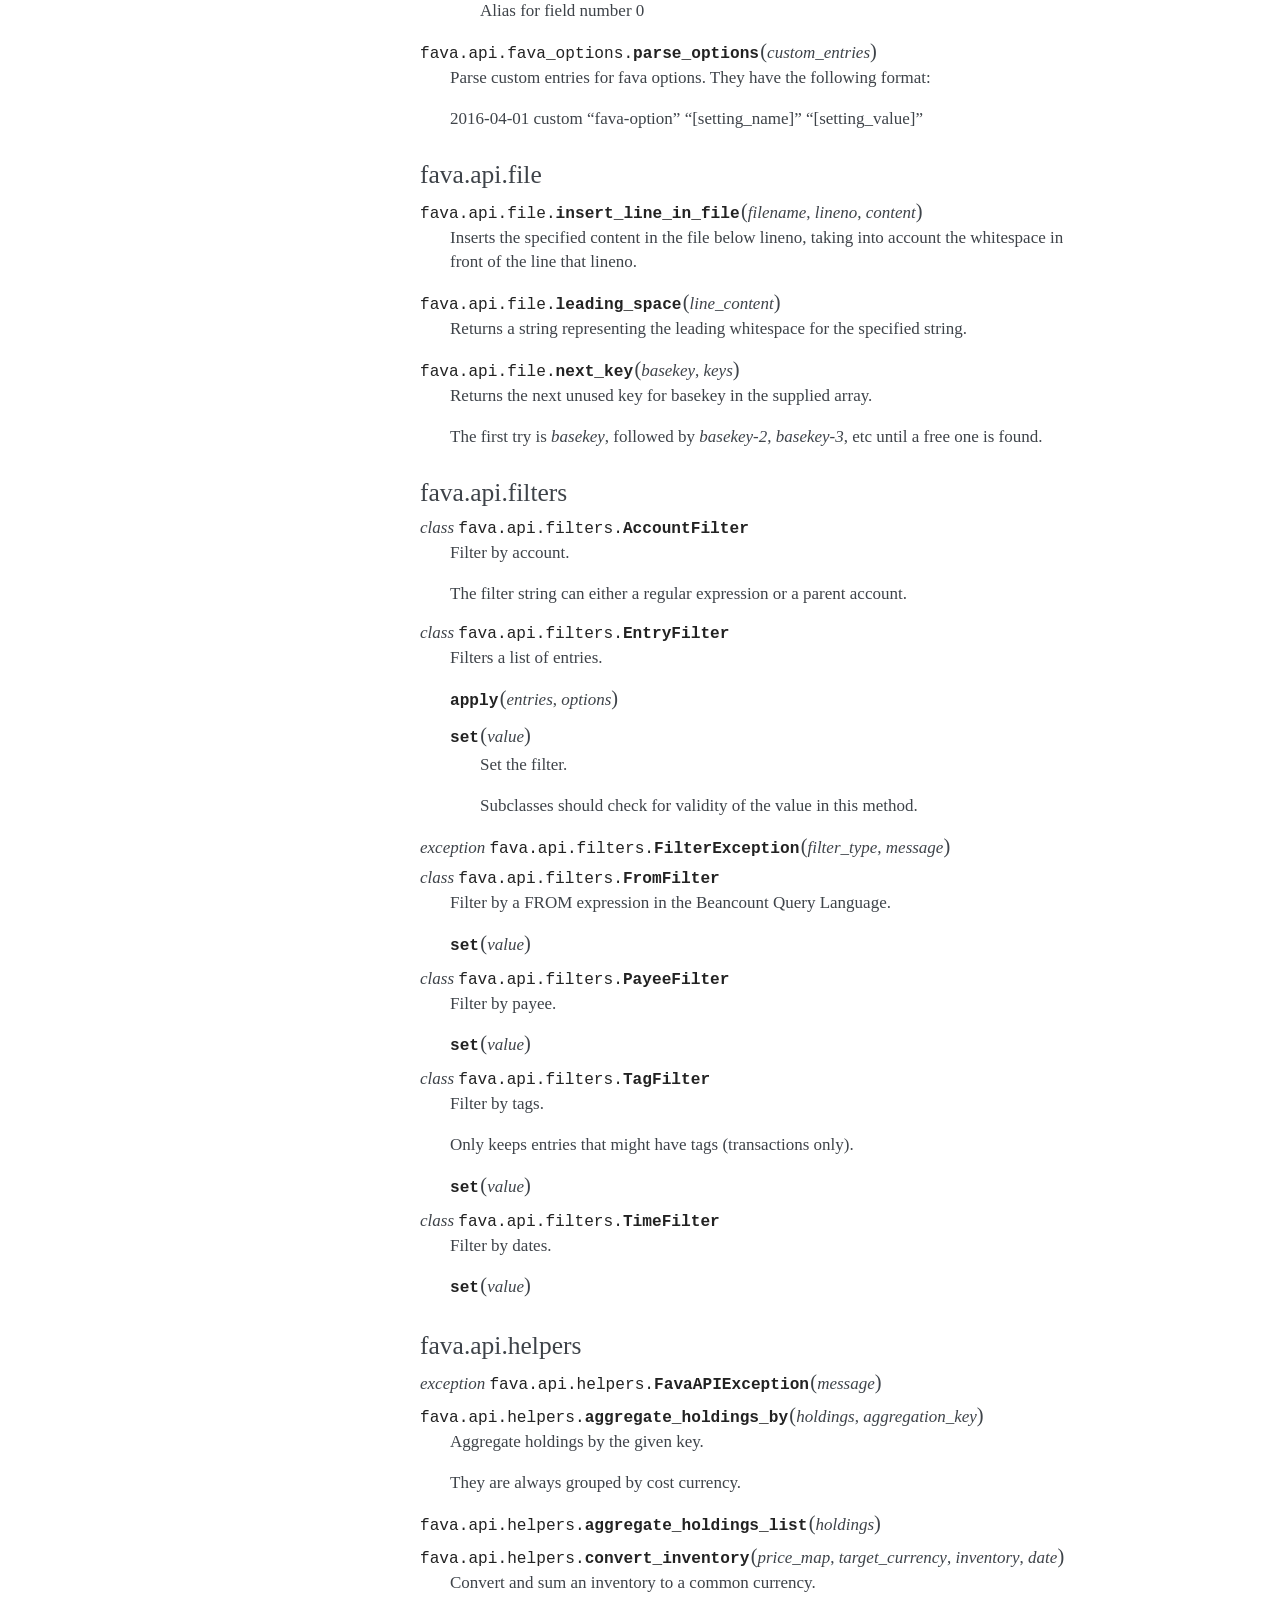
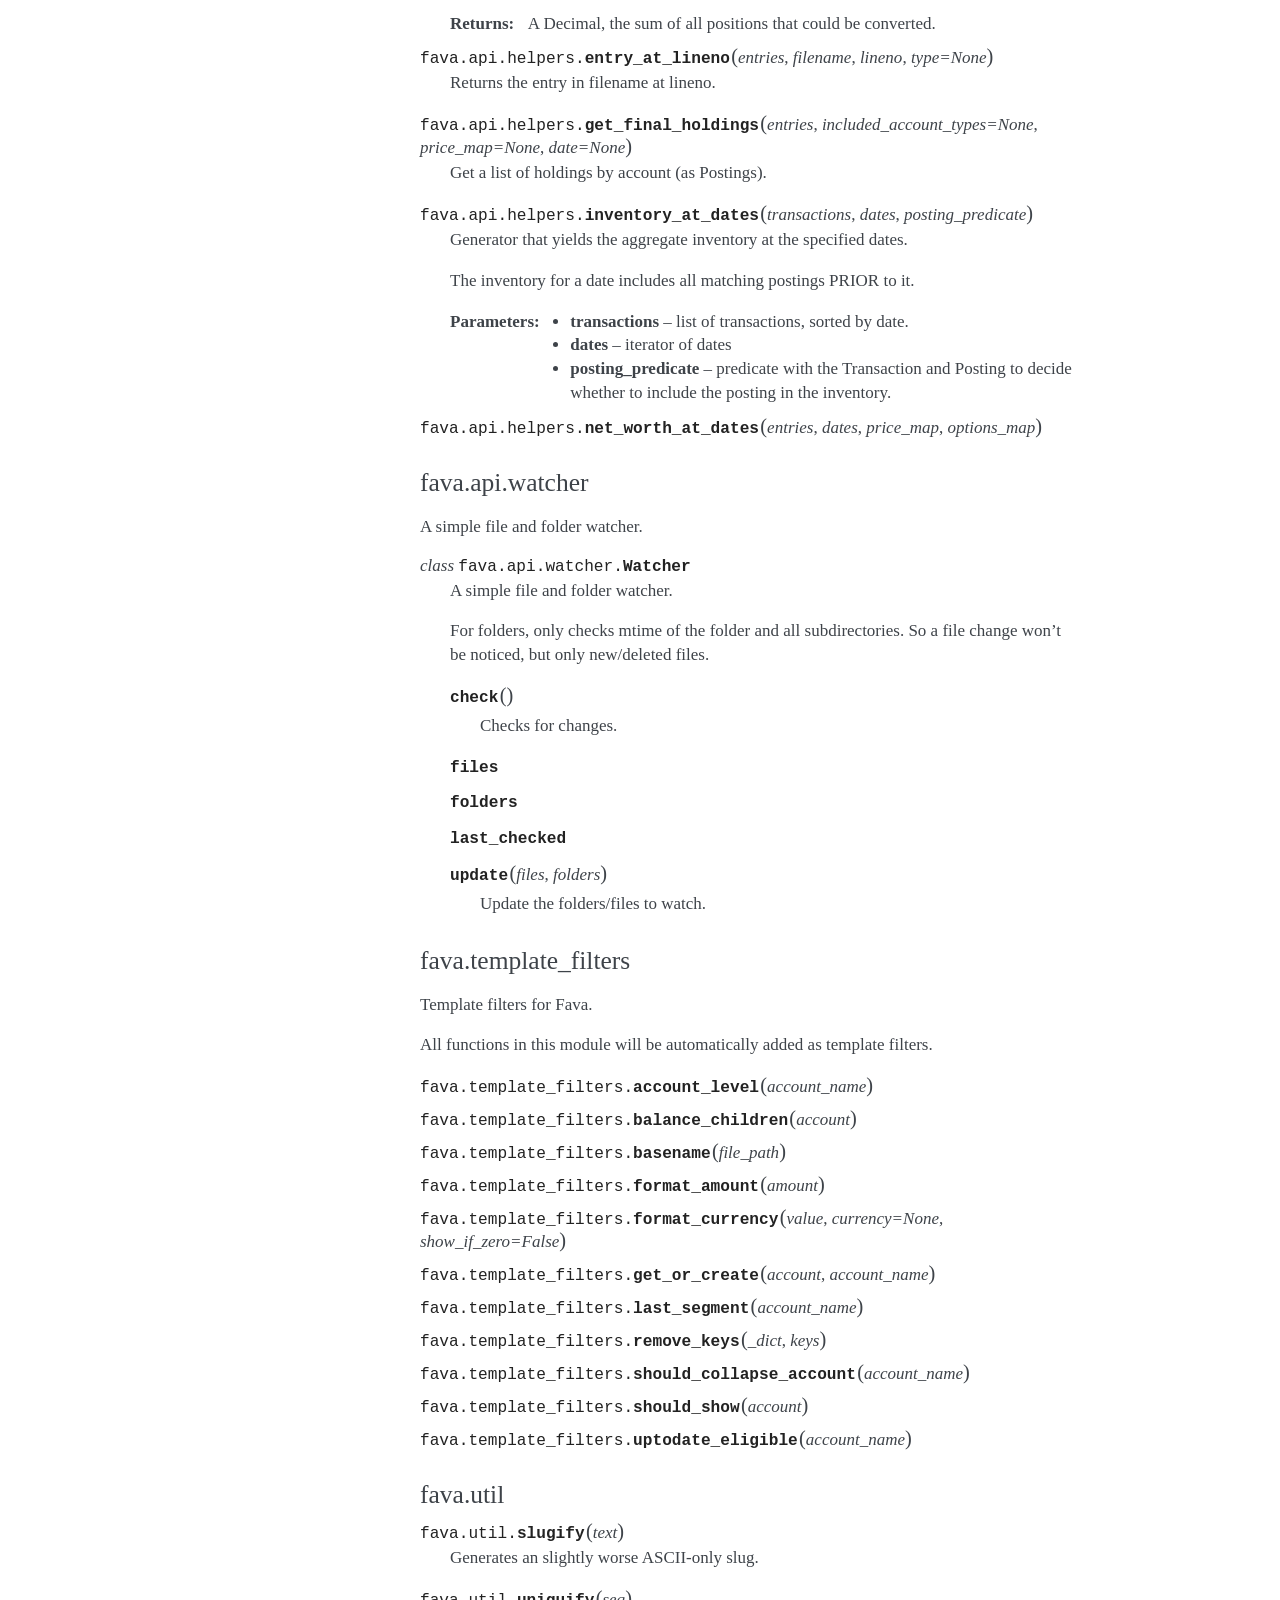
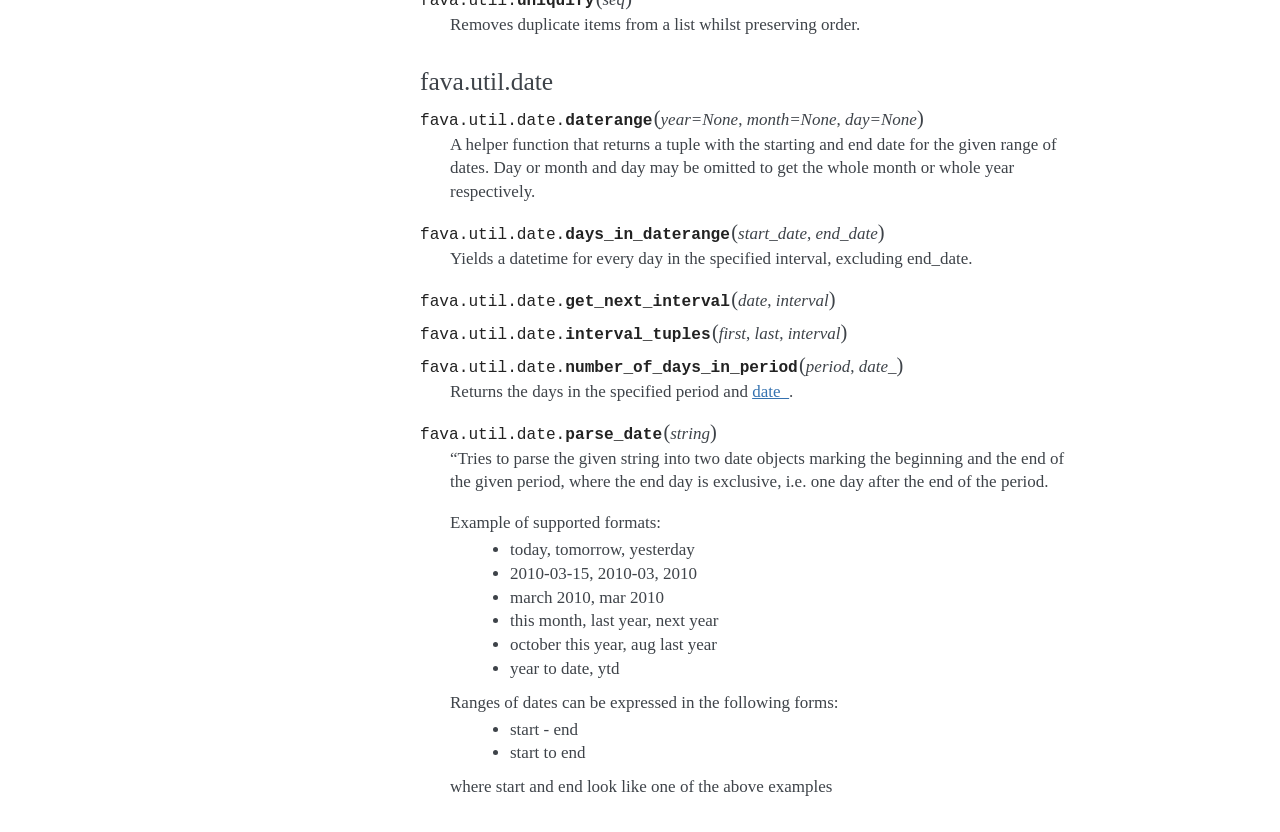
<file: development.html>
<!DOCTYPE html PUBLIC "-//W3C//DTD XHTML 1.0 Transitional//EN"
  "http://www.w3.org/TR/xhtml1/DTD/xhtml1-transitional.dtd">


<html xmlns="http://www.w3.org/1999/xhtml">
  <head>
    <meta http-equiv="Content-Type" content="text/html; charset=utf-8" />
    
    <title>Development &mdash; Fava 1.2 documentation</title>
    
    <link rel="stylesheet" href="_static/alabaster.css" type="text/css" />
    <link rel="stylesheet" href="_static/pygments.css" type="text/css" />
    
    <script type="text/javascript">
      var DOCUMENTATION_OPTIONS = {
        URL_ROOT:    './',
        VERSION:     '1.2',
        COLLAPSE_INDEX: false,
        FILE_SUFFIX: '.html',
        HAS_SOURCE:  true
      };
    </script>
    <script type="text/javascript" src="_static/jquery.js"></script>
    <script type="text/javascript" src="_static/underscore.js"></script>
    <script type="text/javascript" src="_static/doctools.js"></script>
    <link rel="top" title="Fava 1.2 documentation" href="index.html" />
    <link rel="prev" title="Changelog" href="changelog.html" />
   
  
  <meta name="viewport" content="width=device-width, initial-scale=0.9, maximum-scale=0.9">

  </head>
  <body role="document">  

    <div class="document">
      <div class="documentwrapper">
        <div class="bodywrapper">
          <div class="body" role="main">
            
  <div class="section" id="development">
<h1>Development<a class="headerlink" href="#development" title="Permalink to this headline">¶</a></h1>
<div class="section" id="setting-up-a-development-environment">
<h2>Setting up a development environment<a class="headerlink" href="#setting-up-a-development-environment" title="Permalink to this headline">¶</a></h2>
<p>If you want to hack on Fava or run the latest development version, this will
get you up and running:</p>
<div class="code bash highlight-python"><div class="highlight"><pre><span></span>git clone https://github.com/beancount/fava.git
cd fava
# using a virtual environment is optional, but recommended
virtualenv -p python3 venv
. venv/bin/activate
make build-js
pip install --editable .
</pre></div>
</div>
<p>Note that a development installation Fava requires recent versions of Node.js and
npm, both available on OS X and Linux, but currently not on Cygwin.
To package the development version, you can run <code class="docutils literal"><span class="pre">python</span> <span class="pre">setup.py</span> <span class="pre">bdist_wheel</span></code>
(make sure the <code class="docutils literal"><span class="pre">wheel</span></code> Python package is installed), which will produce a
<code class="docutils literal"><span class="pre">.whl</span></code> file in the <code class="docutils literal"><span class="pre">dist</span></code> directory which you can install with <code class="docutils literal"><span class="pre">pip</span></code> on a
different machine.</p>
<p>If you need a newer version of <code class="docutils literal"><span class="pre">beancount</span></code> than you can find on PyPi, you can
run from source like so (more details <a class="reference external" href="http://furius.ca/beancount/doc/install">here</a>):</p>
<div class="code bash highlight-python"><div class="highlight"><pre><span></span>hg clone https://bitbucket.org/blais/beancount
cd beancount
# activate the fava virtual environment
. venv/bin/activate
pip install --editable .
</pre></div>
</div>
<p>Contributions are very welcome, just open a PR on <a class="reference external" href="https://github.com/beancount/fava/pulls">Github</a>.</p>
<p>Fava is released under the <a class="reference external" href="https://github.com/beancount/fava/blob/master/LICENSE">MIT License</a>.</p>
</div>
<div class="section" id="api-documentation">
<h2>API Documentation<a class="headerlink" href="#api-documentation" title="Permalink to this headline">¶</a></h2>
<div class="admonition note">
<p class="first admonition-title">Note</p>
<p class="last">There&#8217;s no stability guarantee as this is just for internal purposes currently.</p>
</div>
<div class="section" id="fava-application">
<h3>fava.application<a class="headerlink" href="#fava-application" title="Permalink to this headline">¶</a></h3>
</div>
<div class="section" id="module-fava.api">
<span id="fava-api"></span><h3>fava.api<a class="headerlink" href="#module-fava.api" title="Permalink to this headline">¶</a></h3>
<p>This module provides the data required by Fava&#8217;s reports.</p>
<dl class="class">
<dt id="fava.api.BeancountReportAPI">
<em class="property">class </em><code class="descclassname">fava.api.</code><code class="descname">BeancountReportAPI</code><span class="sig-paren">(</span><em>beancount_file_path</em><span class="sig-paren">)</span><a class="headerlink" href="#fava.api.BeancountReportAPI" title="Permalink to this definition">¶</a></dt>
<dd><p>Provides methods to access and filter beancount entries.</p>
<dl class="method">
<dt id="fava.api.BeancountReportAPI.abs_path">
<code class="descname">abs_path</code><span class="sig-paren">(</span><em>file_path</em><span class="sig-paren">)</span><a class="headerlink" href="#fava.api.BeancountReportAPI.abs_path" title="Permalink to this definition">¶</a></dt>
<dd><p>Make a path absolute if it is relative, assuming it is relative to
the directory of the beancount file.</p>
</dd></dl>

<dl class="method">
<dt id="fava.api.BeancountReportAPI.account_journal">
<code class="descname">account_journal</code><span class="sig-paren">(</span><em>account_name</em>, <em>with_journal_children=False</em><span class="sig-paren">)</span><a class="headerlink" href="#fava.api.BeancountReportAPI.account_journal" title="Permalink to this definition">¶</a></dt>
<dd></dd></dl>

<dl class="method">
<dt id="fava.api.BeancountReportAPI.account_metadata">
<code class="descname">account_metadata</code><span class="sig-paren">(</span><em>account_name</em><span class="sig-paren">)</span><a class="headerlink" href="#fava.api.BeancountReportAPI.account_metadata" title="Permalink to this definition">¶</a></dt>
<dd><p>Metadata of the account.</p>
<p>This is read from the Open entry of the account.</p>
</dd></dl>

<dl class="attribute">
<dt id="fava.api.BeancountReportAPI.account_types">
<code class="descname">account_types</code><a class="headerlink" href="#fava.api.BeancountReportAPI.account_types" title="Permalink to this definition">¶</a></dt>
<dd></dd></dl>

<dl class="method">
<dt id="fava.api.BeancountReportAPI.account_uptodate_status">
<code class="descname">account_uptodate_status</code><span class="sig-paren">(</span><em>account_name</em><span class="sig-paren">)</span><a class="headerlink" href="#fava.api.BeancountReportAPI.account_uptodate_status" title="Permalink to this definition">¶</a></dt>
<dd><p>Status representing the last balance or transaction.</p>
<p>green:  A balance check that passed.
red:    A balance check that failed.
yellow: Not a balance check.</p>
</dd></dl>

<dl class="attribute">
<dt id="fava.api.BeancountReportAPI.active_payees">
<code class="descname">active_payees</code><a class="headerlink" href="#fava.api.BeancountReportAPI.active_payees" title="Permalink to this definition">¶</a></dt>
<dd></dd></dl>

<dl class="attribute">
<dt id="fava.api.BeancountReportAPI.active_tags">
<code class="descname">active_tags</code><a class="headerlink" href="#fava.api.BeancountReportAPI.active_tags" title="Permalink to this definition">¶</a></dt>
<dd></dd></dl>

<dl class="attribute">
<dt id="fava.api.BeancountReportAPI.active_years">
<code class="descname">active_years</code><a class="headerlink" href="#fava.api.BeancountReportAPI.active_years" title="Permalink to this definition">¶</a></dt>
<dd></dd></dl>

<dl class="attribute">
<dt id="fava.api.BeancountReportAPI.all_accounts">
<code class="descname">all_accounts</code><a class="headerlink" href="#fava.api.BeancountReportAPI.all_accounts" title="Permalink to this definition">¶</a></dt>
<dd></dd></dl>

<dl class="attribute">
<dt id="fava.api.BeancountReportAPI.all_accounts_active">
<code class="descname">all_accounts_active</code><a class="headerlink" href="#fava.api.BeancountReportAPI.all_accounts_active" title="Permalink to this definition">¶</a></dt>
<dd></dd></dl>

<dl class="attribute">
<dt id="fava.api.BeancountReportAPI.all_entries">
<code class="descname">all_entries</code><a class="headerlink" href="#fava.api.BeancountReportAPI.all_entries" title="Permalink to this definition">¶</a></dt>
<dd></dd></dl>

<dl class="attribute">
<dt id="fava.api.BeancountReportAPI.all_root_account">
<code class="descname">all_root_account</code><a class="headerlink" href="#fava.api.BeancountReportAPI.all_root_account" title="Permalink to this definition">¶</a></dt>
<dd></dd></dl>

<dl class="method">
<dt id="fava.api.BeancountReportAPI.balances">
<code class="descname">balances</code><span class="sig-paren">(</span><em>account_name</em><span class="sig-paren">)</span><a class="headerlink" href="#fava.api.BeancountReportAPI.balances" title="Permalink to this definition">¶</a></dt>
<dd></dd></dl>

<dl class="attribute">
<dt id="fava.api.BeancountReportAPI.beancount_file_path">
<code class="descname">beancount_file_path</code><a class="headerlink" href="#fava.api.BeancountReportAPI.beancount_file_path" title="Permalink to this definition">¶</a></dt>
<dd></dd></dl>

<dl class="attribute">
<dt id="fava.api.BeancountReportAPI.budgets">
<code class="descname">budgets</code><a class="headerlink" href="#fava.api.BeancountReportAPI.budgets" title="Permalink to this definition">¶</a></dt>
<dd></dd></dl>

<dl class="method">
<dt id="fava.api.BeancountReportAPI.calculate_budget">
<code class="descname">calculate_budget</code><span class="sig-paren">(</span><em>account_name</em>, <em>begin_date</em>, <em>end_date</em><span class="sig-paren">)</span><a class="headerlink" href="#fava.api.BeancountReportAPI.calculate_budget" title="Permalink to this definition">¶</a></dt>
<dd></dd></dl>

<dl class="method">
<dt id="fava.api.BeancountReportAPI.changed">
<code class="descname">changed</code><span class="sig-paren">(</span><span class="sig-paren">)</span><a class="headerlink" href="#fava.api.BeancountReportAPI.changed" title="Permalink to this definition">¶</a></dt>
<dd><p>Check if the file needs to be reloaded.</p>
</dd></dl>

<dl class="attribute">
<dt id="fava.api.BeancountReportAPI.charts">
<code class="descname">charts</code><a class="headerlink" href="#fava.api.BeancountReportAPI.charts" title="Permalink to this definition">¶</a></dt>
<dd></dd></dl>

<dl class="method">
<dt id="fava.api.BeancountReportAPI.closing_balances">
<code class="descname">closing_balances</code><span class="sig-paren">(</span><em>account_name</em><span class="sig-paren">)</span><a class="headerlink" href="#fava.api.BeancountReportAPI.closing_balances" title="Permalink to this definition">¶</a></dt>
<dd></dd></dl>

<dl class="method">
<dt id="fava.api.BeancountReportAPI.commodity_pairs">
<code class="descname">commodity_pairs</code><span class="sig-paren">(</span><span class="sig-paren">)</span><a class="headerlink" href="#fava.api.BeancountReportAPI.commodity_pairs" title="Permalink to this definition">¶</a></dt>
<dd></dd></dl>

<dl class="method">
<dt id="fava.api.BeancountReportAPI.context">
<code class="descname">context</code><span class="sig-paren">(</span><em>ehash</em><span class="sig-paren">)</span><a class="headerlink" href="#fava.api.BeancountReportAPI.context" title="Permalink to this definition">¶</a></dt>
<dd></dd></dl>

<dl class="attribute">
<dt id="fava.api.BeancountReportAPI.custom_entries">
<code class="descname">custom_entries</code><a class="headerlink" href="#fava.api.BeancountReportAPI.custom_entries" title="Permalink to this definition">¶</a></dt>
<dd></dd></dl>

<dl class="attribute">
<dt id="fava.api.BeancountReportAPI.date_first">
<code class="descname">date_first</code><a class="headerlink" href="#fava.api.BeancountReportAPI.date_first" title="Permalink to this definition">¶</a></dt>
<dd></dd></dl>

<dl class="attribute">
<dt id="fava.api.BeancountReportAPI.date_last">
<code class="descname">date_last</code><a class="headerlink" href="#fava.api.BeancountReportAPI.date_last" title="Permalink to this definition">¶</a></dt>
<dd></dd></dl>

<dl class="method">
<dt id="fava.api.BeancountReportAPI.document_path">
<code class="descname">document_path</code><span class="sig-paren">(</span><em>file_path</em><span class="sig-paren">)</span><a class="headerlink" href="#fava.api.BeancountReportAPI.document_path" title="Permalink to this definition">¶</a></dt>
<dd><p>Check if file_path is the path to a document and the absolute
path if valid. Throws if the path is not valid.</p>
<p>It should occur in one of the Document entries.</p>
</dd></dl>

<dl class="attribute">
<dt id="fava.api.BeancountReportAPI.entries">
<code class="descname">entries</code><a class="headerlink" href="#fava.api.BeancountReportAPI.entries" title="Permalink to this definition">¶</a></dt>
<dd></dd></dl>

<dl class="method">
<dt id="fava.api.BeancountReportAPI.entries_for_link">
<code class="descname">entries_for_link</code><span class="sig-paren">(</span><em>link</em><span class="sig-paren">)</span><a class="headerlink" href="#fava.api.BeancountReportAPI.entries_for_link" title="Permalink to this definition">¶</a></dt>
<dd><p>Entries with the specified link.</p>
</dd></dl>

<dl class="attribute">
<dt id="fava.api.BeancountReportAPI.errors">
<code class="descname">errors</code><a class="headerlink" href="#fava.api.BeancountReportAPI.errors" title="Permalink to this definition">¶</a></dt>
<dd></dd></dl>

<dl class="method">
<dt id="fava.api.BeancountReportAPI.events">
<code class="descname">events</code><span class="sig-paren">(</span><em>event_type=None</em><span class="sig-paren">)</span><a class="headerlink" href="#fava.api.BeancountReportAPI.events" title="Permalink to this definition">¶</a></dt>
<dd></dd></dl>

<dl class="attribute">
<dt id="fava.api.BeancountReportAPI.fava_options">
<code class="descname">fava_options</code><a class="headerlink" href="#fava.api.BeancountReportAPI.fava_options" title="Permalink to this definition">¶</a></dt>
<dd></dd></dl>

<dl class="method">
<dt id="fava.api.BeancountReportAPI.filter">
<code class="descname">filter</code><span class="sig-paren">(</span><em>**kwargs</em><span class="sig-paren">)</span><a class="headerlink" href="#fava.api.BeancountReportAPI.filter" title="Permalink to this definition">¶</a></dt>
<dd><p>Set and apply (if necessary) filters.</p>
</dd></dl>

<dl class="attribute">
<dt id="fava.api.BeancountReportAPI.filters">
<code class="descname">filters</code><a class="headerlink" href="#fava.api.BeancountReportAPI.filters" title="Permalink to this definition">¶</a></dt>
<dd></dd></dl>

<dl class="method">
<dt id="fava.api.BeancountReportAPI.get_account_sign">
<code class="descname">get_account_sign</code><span class="sig-paren">(</span><em>account_name</em><span class="sig-paren">)</span><a class="headerlink" href="#fava.api.BeancountReportAPI.get_account_sign" title="Permalink to this definition">¶</a></dt>
<dd></dd></dl>

<dl class="method">
<dt id="fava.api.BeancountReportAPI.get_query">
<code class="descname">get_query</code><span class="sig-paren">(</span><em>name</em><span class="sig-paren">)</span><a class="headerlink" href="#fava.api.BeancountReportAPI.get_query" title="Permalink to this definition">¶</a></dt>
<dd></dd></dl>

<dl class="method">
<dt id="fava.api.BeancountReportAPI.hash_entry">
<code class="descname">hash_entry</code><span class="sig-paren">(</span><em>entry</em><span class="sig-paren">)</span><a class="headerlink" href="#fava.api.BeancountReportAPI.hash_entry" title="Permalink to this definition">¶</a></dt>
<dd></dd></dl>

<dl class="method">
<dt id="fava.api.BeancountReportAPI.holdings">
<code class="descname">holdings</code><span class="sig-paren">(</span><em>aggregation_key=None</em><span class="sig-paren">)</span><a class="headerlink" href="#fava.api.BeancountReportAPI.holdings" title="Permalink to this definition">¶</a></dt>
<dd></dd></dl>

<dl class="method">
<dt id="fava.api.BeancountReportAPI.insert_metadata">
<code class="descname">insert_metadata</code><span class="sig-paren">(</span><em>filename</em>, <em>lineno</em>, <em>basekey</em>, <em>value</em><span class="sig-paren">)</span><a class="headerlink" href="#fava.api.BeancountReportAPI.insert_metadata" title="Permalink to this definition">¶</a></dt>
<dd><p>Insert metadata into a file at lineno. Also, prevent duplicate
keys.</p>
</dd></dl>

<dl class="method">
<dt id="fava.api.BeancountReportAPI.interval_balances">
<code class="descname">interval_balances</code><span class="sig-paren">(</span><em>interval</em>, <em>account_name</em>, <em>accumulate=False</em><span class="sig-paren">)</span><a class="headerlink" href="#fava.api.BeancountReportAPI.interval_balances" title="Permalink to this definition">¶</a></dt>
<dd><p>accumulate is False for /changes and True for /balances</p>
</dd></dl>

<dl class="attribute">
<dt id="fava.api.BeancountReportAPI.is_encrypted">
<code class="descname">is_encrypted</code><a class="headerlink" href="#fava.api.BeancountReportAPI.is_encrypted" title="Permalink to this definition">¶</a></dt>
<dd></dd></dl>

<dl class="method">
<dt id="fava.api.BeancountReportAPI.last_entry">
<code class="descname">last_entry</code><span class="sig-paren">(</span><em>account_name</em><span class="sig-paren">)</span><a class="headerlink" href="#fava.api.BeancountReportAPI.last_entry" title="Permalink to this definition">¶</a></dt>
<dd><p>The last entry of the account if it is not a Close entry.</p>
</dd></dl>

<dl class="method">
<dt id="fava.api.BeancountReportAPI.load_file">
<code class="descname">load_file</code><span class="sig-paren">(</span><span class="sig-paren">)</span><a class="headerlink" href="#fava.api.BeancountReportAPI.load_file" title="Permalink to this definition">¶</a></dt>
<dd><p>Load self.beancount_file_path and compute things that are independent
of how the entries might be filtered later</p>
</dd></dl>

<dl class="attribute">
<dt id="fava.api.BeancountReportAPI.options">
<code class="descname">options</code><a class="headerlink" href="#fava.api.BeancountReportAPI.options" title="Permalink to this definition">¶</a></dt>
<dd></dd></dl>

<dl class="method">
<dt id="fava.api.BeancountReportAPI.postings_by_account">
<code class="descname">postings_by_account</code><span class="sig-paren">(</span><span class="sig-paren">)</span><a class="headerlink" href="#fava.api.BeancountReportAPI.postings_by_account" title="Permalink to this definition">¶</a></dt>
<dd></dd></dl>

<dl class="attribute">
<dt id="fava.api.BeancountReportAPI.price_map">
<code class="descname">price_map</code><a class="headerlink" href="#fava.api.BeancountReportAPI.price_map" title="Permalink to this definition">¶</a></dt>
<dd></dd></dl>

<dl class="method">
<dt id="fava.api.BeancountReportAPI.prices">
<code class="descname">prices</code><span class="sig-paren">(</span><em>base</em>, <em>quote</em><span class="sig-paren">)</span><a class="headerlink" href="#fava.api.BeancountReportAPI.prices" title="Permalink to this definition">¶</a></dt>
<dd></dd></dl>

<dl class="method">
<dt id="fava.api.BeancountReportAPI.quantize">
<code class="descname">quantize</code><span class="sig-paren">(</span><em>value</em>, <em>currency</em><span class="sig-paren">)</span><a class="headerlink" href="#fava.api.BeancountReportAPI.quantize" title="Permalink to this definition">¶</a></dt>
<dd><p>Quantize the value to the right number of decimal digits.</p>
<p>Uses the DisplayContext generated by beancount.</p>
</dd></dl>

<dl class="attribute">
<dt id="fava.api.BeancountReportAPI.queries">
<code class="descname">queries</code><a class="headerlink" href="#fava.api.BeancountReportAPI.queries" title="Permalink to this definition">¶</a></dt>
<dd></dd></dl>

<dl class="method">
<dt id="fava.api.BeancountReportAPI.query">
<code class="descname">query</code><span class="sig-paren">(</span><em>query_string</em>, <em>numberify=False</em><span class="sig-paren">)</span><a class="headerlink" href="#fava.api.BeancountReportAPI.query" title="Permalink to this definition">¶</a></dt>
<dd></dd></dl>

<dl class="attribute">
<dt id="fava.api.BeancountReportAPI.root_account">
<code class="descname">root_account</code><a class="headerlink" href="#fava.api.BeancountReportAPI.root_account" title="Permalink to this definition">¶</a></dt>
<dd></dd></dl>

<dl class="method">
<dt id="fava.api.BeancountReportAPI.set_source">
<code class="descname">set_source</code><span class="sig-paren">(</span><em>file_path</em>, <em>source</em><span class="sig-paren">)</span><a class="headerlink" href="#fava.api.BeancountReportAPI.set_source" title="Permalink to this definition">¶</a></dt>
<dd></dd></dl>

<dl class="attribute">
<dt id="fava.api.BeancountReportAPI.sidebar_links">
<code class="descname">sidebar_links</code><a class="headerlink" href="#fava.api.BeancountReportAPI.sidebar_links" title="Permalink to this definition">¶</a></dt>
<dd></dd></dl>

<dl class="method">
<dt id="fava.api.BeancountReportAPI.source">
<code class="descname">source</code><span class="sig-paren">(</span><em>file_path</em><span class="sig-paren">)</span><a class="headerlink" href="#fava.api.BeancountReportAPI.source" title="Permalink to this definition">¶</a></dt>
<dd></dd></dl>

<dl class="method">
<dt id="fava.api.BeancountReportAPI.source_files">
<code class="descname">source_files</code><span class="sig-paren">(</span><span class="sig-paren">)</span><a class="headerlink" href="#fava.api.BeancountReportAPI.source_files" title="Permalink to this definition">¶</a></dt>
<dd></dd></dl>

<dl class="method">
<dt id="fava.api.BeancountReportAPI.statement_path">
<code class="descname">statement_path</code><span class="sig-paren">(</span><em>filename</em>, <em>lineno</em>, <em>metadata_key</em><span class="sig-paren">)</span><a class="headerlink" href="#fava.api.BeancountReportAPI.statement_path" title="Permalink to this definition">¶</a></dt>
<dd><p>Returns the path for a statement found in the specified entry.</p>
</dd></dl>

<dl class="attribute">
<dt id="fava.api.BeancountReportAPI.title">
<code class="descname">title</code><a class="headerlink" href="#fava.api.BeancountReportAPI.title" title="Permalink to this definition">¶</a></dt>
<dd></dd></dl>

<dl class="attribute">
<dt id="fava.api.BeancountReportAPI.watcher">
<code class="descname">watcher</code><a class="headerlink" href="#fava.api.BeancountReportAPI.watcher" title="Permalink to this definition">¶</a></dt>
<dd></dd></dl>

</dd></dl>

<dl class="exception">
<dt id="fava.api.FavaFileNotFoundException">
<em class="property">exception </em><code class="descclassname">fava.api.</code><code class="descname">FavaFileNotFoundException</code><a class="headerlink" href="#fava.api.FavaFileNotFoundException" title="Permalink to this definition">¶</a></dt>
<dd></dd></dl>

</div>
<div class="section" id="module-fava.api.budgets">
<span id="fava-api-budgets"></span><h3>fava.api.budgets<a class="headerlink" href="#module-fava.api.budgets" title="Permalink to this headline">¶</a></h3>
<dl class="class">
<dt id="fava.api.budgets.Budget">
<em class="property">class </em><code class="descclassname">fava.api.budgets.</code><code class="descname">Budget</code><span class="sig-paren">(</span><em>account</em>, <em>date_start</em>, <em>period</em>, <em>number</em>, <em>currency</em><span class="sig-paren">)</span><a class="headerlink" href="#fava.api.budgets.Budget" title="Permalink to this definition">¶</a></dt>
<dd><dl class="method">
<dt id="fava.api.budgets.Budget.__getnewargs__">
<code class="descname">__getnewargs__</code><span class="sig-paren">(</span><span class="sig-paren">)</span><a class="headerlink" href="#fava.api.budgets.Budget.__getnewargs__" title="Permalink to this definition">¶</a></dt>
<dd><p>Return self as a plain tuple.  Used by copy and pickle.</p>
</dd></dl>

<dl class="staticmethod">
<dt id="fava.api.budgets.Budget.__new__">
<em class="property">static </em><code class="descname">__new__</code><span class="sig-paren">(</span><em>_cls</em>, <em>account</em>, <em>date_start</em>, <em>period</em>, <em>number</em>, <em>currency</em><span class="sig-paren">)</span><a class="headerlink" href="#fava.api.budgets.Budget.__new__" title="Permalink to this definition">¶</a></dt>
<dd><p>Create new instance of Budget(account, date_start, period, number, currency)</p>
</dd></dl>

<dl class="method">
<dt id="fava.api.budgets.Budget.__repr__">
<code class="descname">__repr__</code><span class="sig-paren">(</span><span class="sig-paren">)</span><a class="headerlink" href="#fava.api.budgets.Budget.__repr__" title="Permalink to this definition">¶</a></dt>
<dd><p>Return a nicely formatted representation string</p>
</dd></dl>

<dl class="attribute">
<dt id="fava.api.budgets.Budget.account">
<code class="descname">account</code><a class="headerlink" href="#fava.api.budgets.Budget.account" title="Permalink to this definition">¶</a></dt>
<dd><p>Alias for field number 0</p>
</dd></dl>

<dl class="attribute">
<dt id="fava.api.budgets.Budget.currency">
<code class="descname">currency</code><a class="headerlink" href="#fava.api.budgets.Budget.currency" title="Permalink to this definition">¶</a></dt>
<dd><p>Alias for field number 4</p>
</dd></dl>

<dl class="attribute">
<dt id="fava.api.budgets.Budget.date_start">
<code class="descname">date_start</code><a class="headerlink" href="#fava.api.budgets.Budget.date_start" title="Permalink to this definition">¶</a></dt>
<dd><p>Alias for field number 1</p>
</dd></dl>

<dl class="attribute">
<dt id="fava.api.budgets.Budget.number">
<code class="descname">number</code><a class="headerlink" href="#fava.api.budgets.Budget.number" title="Permalink to this definition">¶</a></dt>
<dd><p>Alias for field number 3</p>
</dd></dl>

<dl class="attribute">
<dt id="fava.api.budgets.Budget.period">
<code class="descname">period</code><a class="headerlink" href="#fava.api.budgets.Budget.period" title="Permalink to this definition">¶</a></dt>
<dd><p>Alias for field number 2</p>
</dd></dl>

</dd></dl>

<dl class="class">
<dt id="fava.api.budgets.BudgetError">
<em class="property">class </em><code class="descclassname">fava.api.budgets.</code><code class="descname">BudgetError</code><span class="sig-paren">(</span><em>source</em>, <em>message</em>, <em>entry</em><span class="sig-paren">)</span><a class="headerlink" href="#fava.api.budgets.BudgetError" title="Permalink to this definition">¶</a></dt>
<dd><dl class="method">
<dt id="fava.api.budgets.BudgetError.__getnewargs__">
<code class="descname">__getnewargs__</code><span class="sig-paren">(</span><span class="sig-paren">)</span><a class="headerlink" href="#fava.api.budgets.BudgetError.__getnewargs__" title="Permalink to this definition">¶</a></dt>
<dd><p>Return self as a plain tuple.  Used by copy and pickle.</p>
</dd></dl>

<dl class="staticmethod">
<dt id="fava.api.budgets.BudgetError.__new__">
<em class="property">static </em><code class="descname">__new__</code><span class="sig-paren">(</span><em>_cls</em>, <em>source</em>, <em>message</em>, <em>entry</em><span class="sig-paren">)</span><a class="headerlink" href="#fava.api.budgets.BudgetError.__new__" title="Permalink to this definition">¶</a></dt>
<dd><p>Create new instance of BudgetError(source, message, entry)</p>
</dd></dl>

<dl class="method">
<dt id="fava.api.budgets.BudgetError.__repr__">
<code class="descname">__repr__</code><span class="sig-paren">(</span><span class="sig-paren">)</span><a class="headerlink" href="#fava.api.budgets.BudgetError.__repr__" title="Permalink to this definition">¶</a></dt>
<dd><p>Return a nicely formatted representation string</p>
</dd></dl>

<dl class="attribute">
<dt id="fava.api.budgets.BudgetError.entry">
<code class="descname">entry</code><a class="headerlink" href="#fava.api.budgets.BudgetError.entry" title="Permalink to this definition">¶</a></dt>
<dd><p>Alias for field number 2</p>
</dd></dl>

<dl class="attribute">
<dt id="fava.api.budgets.BudgetError.message">
<code class="descname">message</code><a class="headerlink" href="#fava.api.budgets.BudgetError.message" title="Permalink to this definition">¶</a></dt>
<dd><p>Alias for field number 1</p>
</dd></dl>

<dl class="attribute">
<dt id="fava.api.budgets.BudgetError.source">
<code class="descname">source</code><a class="headerlink" href="#fava.api.budgets.BudgetError.source" title="Permalink to this definition">¶</a></dt>
<dd><p>Alias for field number 0</p>
</dd></dl>

</dd></dl>

<dl class="function">
<dt id="fava.api.budgets.calculate_budget">
<code class="descclassname">fava.api.budgets.</code><code class="descname">calculate_budget</code><span class="sig-paren">(</span><em>budgets</em>, <em>account_name</em>, <em>date_from</em>, <em>date_to</em><span class="sig-paren">)</span><a class="headerlink" href="#fava.api.budgets.calculate_budget" title="Permalink to this definition">¶</a></dt>
<dd><p>Returns a dictionary (currency =&gt; number) with the budget for the
specified account and period (excluding date_to).</p>
</dd></dl>

<dl class="function">
<dt id="fava.api.budgets.parse_budgets">
<code class="descclassname">fava.api.budgets.</code><code class="descname">parse_budgets</code><span class="sig-paren">(</span><em>custom_entries</em><span class="sig-paren">)</span><a class="headerlink" href="#fava.api.budgets.parse_budgets" title="Permalink to this definition">¶</a></dt>
<dd><p>Reads budget directives from custom entries.</p>
<p>Example for a budget directive:</p>
<p>2015-04-09 custom &#8220;budget&#8221; Expenses:Books &#8220;monthly&#8221;  20.00 EUR</p>
</dd></dl>

</div>
<div class="section" id="module-fava.api.charts">
<span id="fava-api-charts"></span><h3>fava.api.charts<a class="headerlink" href="#module-fava.api.charts" title="Permalink to this headline">¶</a></h3>
<p>Provide data suitable for Fava&#8217;s charts.</p>
<dl class="class">
<dt id="fava.api.charts.BeanJSONEncoder">
<em class="property">class </em><code class="descclassname">fava.api.charts.</code><code class="descname">BeanJSONEncoder</code><span class="sig-paren">(</span><em>skipkeys=False</em>, <em>ensure_ascii=True</em>, <em>check_circular=True</em>, <em>allow_nan=True</em>, <em>sort_keys=False</em>, <em>indent=None</em>, <em>separators=None</em>, <em>encoding='utf-8'</em>, <em>default=None</em>, <em>use_decimal=True</em>, <em>namedtuple_as_object=True</em>, <em>tuple_as_array=True</em>, <em>bigint_as_string=False</em>, <em>item_sort_key=None</em>, <em>for_json=False</em>, <em>ignore_nan=False</em>, <em>int_as_string_bitcount=None</em>, <em>iterable_as_array=False</em><span class="sig-paren">)</span><a class="headerlink" href="#fava.api.charts.BeanJSONEncoder" title="Permalink to this definition">¶</a></dt>
<dd><dl class="method">
<dt id="fava.api.charts.BeanJSONEncoder.default">
<code class="descname">default</code><span class="sig-paren">(</span><em>o</em><span class="sig-paren">)</span><a class="headerlink" href="#fava.api.charts.BeanJSONEncoder.default" title="Permalink to this definition">¶</a></dt>
<dd></dd></dl>

</dd></dl>

<dl class="class">
<dt id="fava.api.charts.Charts">
<em class="property">class </em><code class="descclassname">fava.api.charts.</code><code class="descname">Charts</code><span class="sig-paren">(</span><em>api</em><span class="sig-paren">)</span><a class="headerlink" href="#fava.api.charts.Charts" title="Permalink to this definition">¶</a></dt>
<dd><dl class="attribute">
<dt id="fava.api.charts.Charts.api">
<code class="descname">api</code><a class="headerlink" href="#fava.api.charts.Charts.api" title="Permalink to this definition">¶</a></dt>
<dd></dd></dl>

<dl class="method">
<dt id="fava.api.charts.Charts.events">
<code class="descname">events</code><span class="sig-paren">(</span><em>event_type</em><span class="sig-paren">)</span><a class="headerlink" href="#fava.api.charts.Charts.events" title="Permalink to this definition">¶</a></dt>
<dd></dd></dl>

<dl class="method">
<dt id="fava.api.charts.Charts.hierarchy">
<code class="descname">hierarchy</code><span class="sig-paren">(</span><em>account_name</em>, <em>begin_date=None</em>, <em>end_date=None</em><span class="sig-paren">)</span><a class="headerlink" href="#fava.api.charts.Charts.hierarchy" title="Permalink to this definition">¶</a></dt>
<dd></dd></dl>

<dl class="method">
<dt id="fava.api.charts.Charts.interval_totals">
<code class="descname">interval_totals</code><span class="sig-paren">(</span><em>interval</em>, <em>account_name</em><span class="sig-paren">)</span><a class="headerlink" href="#fava.api.charts.Charts.interval_totals" title="Permalink to this definition">¶</a></dt>
<dd><p>Renders totals for account (or accounts) in the intervals.</p>
</dd></dl>

<dl class="method">
<dt id="fava.api.charts.Charts.linechart">
<code class="descname">linechart</code><span class="sig-paren">(</span><em>account_name</em><span class="sig-paren">)</span><a class="headerlink" href="#fava.api.charts.Charts.linechart" title="Permalink to this definition">¶</a></dt>
<dd></dd></dl>

<dl class="method">
<dt id="fava.api.charts.Charts.net_worth_at_dates">
<code class="descname">net_worth_at_dates</code><span class="sig-paren">(</span><em>interval</em><span class="sig-paren">)</span><a class="headerlink" href="#fava.api.charts.Charts.net_worth_at_dates" title="Permalink to this definition">¶</a></dt>
<dd></dd></dl>

</dd></dl>

<dl class="function">
<dt id="fava.api.charts.serialize_inventory">
<code class="descclassname">fava.api.charts.</code><code class="descname">serialize_inventory</code><span class="sig-paren">(</span><em>inventory</em>, <em>at_cost=False</em><span class="sig-paren">)</span><a class="headerlink" href="#fava.api.charts.serialize_inventory" title="Permalink to this definition">¶</a></dt>
<dd><p>Renders an Inventory to a currency -&gt; amount dict.</p>
</dd></dl>

<dl class="function">
<dt id="fava.api.charts.serialize_real_account">
<code class="descclassname">fava.api.charts.</code><code class="descname">serialize_real_account</code><span class="sig-paren">(</span><em>real_account</em><span class="sig-paren">)</span><a class="headerlink" href="#fava.api.charts.serialize_real_account" title="Permalink to this definition">¶</a></dt>
<dd></dd></dl>

</div>
<div class="section" id="module-fava.api.fava_options">
<span id="fava-api-fava-options"></span><h3>fava.api.fava_options<a class="headerlink" href="#module-fava.api.fava_options" title="Permalink to this headline">¶</a></h3>
<dl class="class">
<dt id="fava.api.fava_options.OptionError">
<em class="property">class </em><code class="descclassname">fava.api.fava_options.</code><code class="descname">OptionError</code><span class="sig-paren">(</span><em>source</em>, <em>message</em>, <em>entry</em><span class="sig-paren">)</span><a class="headerlink" href="#fava.api.fava_options.OptionError" title="Permalink to this definition">¶</a></dt>
<dd><dl class="method">
<dt id="fava.api.fava_options.OptionError.__getnewargs__">
<code class="descname">__getnewargs__</code><span class="sig-paren">(</span><span class="sig-paren">)</span><a class="headerlink" href="#fava.api.fava_options.OptionError.__getnewargs__" title="Permalink to this definition">¶</a></dt>
<dd><p>Return self as a plain tuple.  Used by copy and pickle.</p>
</dd></dl>

<dl class="staticmethod">
<dt id="fava.api.fava_options.OptionError.__new__">
<em class="property">static </em><code class="descname">__new__</code><span class="sig-paren">(</span><em>_cls</em>, <em>source</em>, <em>message</em>, <em>entry</em><span class="sig-paren">)</span><a class="headerlink" href="#fava.api.fava_options.OptionError.__new__" title="Permalink to this definition">¶</a></dt>
<dd><p>Create new instance of OptionError(source, message, entry)</p>
</dd></dl>

<dl class="method">
<dt id="fava.api.fava_options.OptionError.__repr__">
<code class="descname">__repr__</code><span class="sig-paren">(</span><span class="sig-paren">)</span><a class="headerlink" href="#fava.api.fava_options.OptionError.__repr__" title="Permalink to this definition">¶</a></dt>
<dd><p>Return a nicely formatted representation string</p>
</dd></dl>

<dl class="attribute">
<dt id="fava.api.fava_options.OptionError.entry">
<code class="descname">entry</code><a class="headerlink" href="#fava.api.fava_options.OptionError.entry" title="Permalink to this definition">¶</a></dt>
<dd><p>Alias for field number 2</p>
</dd></dl>

<dl class="attribute">
<dt id="fava.api.fava_options.OptionError.message">
<code class="descname">message</code><a class="headerlink" href="#fava.api.fava_options.OptionError.message" title="Permalink to this definition">¶</a></dt>
<dd><p>Alias for field number 1</p>
</dd></dl>

<dl class="attribute">
<dt id="fava.api.fava_options.OptionError.source">
<code class="descname">source</code><a class="headerlink" href="#fava.api.fava_options.OptionError.source" title="Permalink to this definition">¶</a></dt>
<dd><p>Alias for field number 0</p>
</dd></dl>

</dd></dl>

<dl class="function">
<dt id="fava.api.fava_options.parse_options">
<code class="descclassname">fava.api.fava_options.</code><code class="descname">parse_options</code><span class="sig-paren">(</span><em>custom_entries</em><span class="sig-paren">)</span><a class="headerlink" href="#fava.api.fava_options.parse_options" title="Permalink to this definition">¶</a></dt>
<dd><p>Parse custom entries for fava options. They have the following format:</p>
<p>2016-04-01 custom &#8220;fava-option&#8221; &#8220;[setting_name]&#8221; &#8220;[setting_value]&#8221;</p>
</dd></dl>

</div>
<div class="section" id="module-fava.api.file">
<span id="fava-api-file"></span><h3>fava.api.file<a class="headerlink" href="#module-fava.api.file" title="Permalink to this headline">¶</a></h3>
<dl class="function">
<dt id="fava.api.file.insert_line_in_file">
<code class="descclassname">fava.api.file.</code><code class="descname">insert_line_in_file</code><span class="sig-paren">(</span><em>filename</em>, <em>lineno</em>, <em>content</em><span class="sig-paren">)</span><a class="headerlink" href="#fava.api.file.insert_line_in_file" title="Permalink to this definition">¶</a></dt>
<dd><p>Inserts the specified content in the file below lineno, taking into
account the whitespace in front of the line that lineno.</p>
</dd></dl>

<dl class="function">
<dt id="fava.api.file.leading_space">
<code class="descclassname">fava.api.file.</code><code class="descname">leading_space</code><span class="sig-paren">(</span><em>line_content</em><span class="sig-paren">)</span><a class="headerlink" href="#fava.api.file.leading_space" title="Permalink to this definition">¶</a></dt>
<dd><p>Returns a string representing the leading whitespace for the specified
string.</p>
</dd></dl>

<dl class="function">
<dt id="fava.api.file.next_key">
<code class="descclassname">fava.api.file.</code><code class="descname">next_key</code><span class="sig-paren">(</span><em>basekey</em>, <em>keys</em><span class="sig-paren">)</span><a class="headerlink" href="#fava.api.file.next_key" title="Permalink to this definition">¶</a></dt>
<dd><p>Returns the next unused key for basekey in the supplied array.</p>
<p>The first try is <cite>basekey</cite>, followed by <cite>basekey-2</cite>, <cite>basekey-3</cite>, etc
until a free one is found.</p>
</dd></dl>

</div>
<div class="section" id="module-fava.api.filters">
<span id="fava-api-filters"></span><h3>fava.api.filters<a class="headerlink" href="#module-fava.api.filters" title="Permalink to this headline">¶</a></h3>
<dl class="class">
<dt id="fava.api.filters.AccountFilter">
<em class="property">class </em><code class="descclassname">fava.api.filters.</code><code class="descname">AccountFilter</code><a class="headerlink" href="#fava.api.filters.AccountFilter" title="Permalink to this definition">¶</a></dt>
<dd><p>Filter by account.</p>
<p>The filter string can either a regular expression or a parent account.</p>
</dd></dl>

<dl class="class">
<dt id="fava.api.filters.EntryFilter">
<em class="property">class </em><code class="descclassname">fava.api.filters.</code><code class="descname">EntryFilter</code><a class="headerlink" href="#fava.api.filters.EntryFilter" title="Permalink to this definition">¶</a></dt>
<dd><p>Filters a list of entries.</p>
<dl class="method">
<dt id="fava.api.filters.EntryFilter.apply">
<code class="descname">apply</code><span class="sig-paren">(</span><em>entries</em>, <em>options</em><span class="sig-paren">)</span><a class="headerlink" href="#fava.api.filters.EntryFilter.apply" title="Permalink to this definition">¶</a></dt>
<dd></dd></dl>

<dl class="method">
<dt id="fava.api.filters.EntryFilter.set">
<code class="descname">set</code><span class="sig-paren">(</span><em>value</em><span class="sig-paren">)</span><a class="headerlink" href="#fava.api.filters.EntryFilter.set" title="Permalink to this definition">¶</a></dt>
<dd><p>Set the filter.</p>
<p>Subclasses should check for validity of the value in this method.</p>
</dd></dl>

</dd></dl>

<dl class="exception">
<dt id="fava.api.filters.FilterException">
<em class="property">exception </em><code class="descclassname">fava.api.filters.</code><code class="descname">FilterException</code><span class="sig-paren">(</span><em>filter_type</em>, <em>message</em><span class="sig-paren">)</span><a class="headerlink" href="#fava.api.filters.FilterException" title="Permalink to this definition">¶</a></dt>
<dd></dd></dl>

<dl class="class">
<dt id="fava.api.filters.FromFilter">
<em class="property">class </em><code class="descclassname">fava.api.filters.</code><code class="descname">FromFilter</code><a class="headerlink" href="#fava.api.filters.FromFilter" title="Permalink to this definition">¶</a></dt>
<dd><p>Filter by a FROM expression in the Beancount Query Language.</p>
<dl class="method">
<dt id="fava.api.filters.FromFilter.set">
<code class="descname">set</code><span class="sig-paren">(</span><em>value</em><span class="sig-paren">)</span><a class="headerlink" href="#fava.api.filters.FromFilter.set" title="Permalink to this definition">¶</a></dt>
<dd></dd></dl>

</dd></dl>

<dl class="class">
<dt id="fava.api.filters.PayeeFilter">
<em class="property">class </em><code class="descclassname">fava.api.filters.</code><code class="descname">PayeeFilter</code><a class="headerlink" href="#fava.api.filters.PayeeFilter" title="Permalink to this definition">¶</a></dt>
<dd><p>Filter by payee.</p>
<dl class="method">
<dt id="fava.api.filters.PayeeFilter.set">
<code class="descname">set</code><span class="sig-paren">(</span><em>value</em><span class="sig-paren">)</span><a class="headerlink" href="#fava.api.filters.PayeeFilter.set" title="Permalink to this definition">¶</a></dt>
<dd></dd></dl>

</dd></dl>

<dl class="class">
<dt id="fava.api.filters.TagFilter">
<em class="property">class </em><code class="descclassname">fava.api.filters.</code><code class="descname">TagFilter</code><a class="headerlink" href="#fava.api.filters.TagFilter" title="Permalink to this definition">¶</a></dt>
<dd><p>Filter by tags.</p>
<p>Only keeps entries that might have tags (transactions only).</p>
<dl class="method">
<dt id="fava.api.filters.TagFilter.set">
<code class="descname">set</code><span class="sig-paren">(</span><em>value</em><span class="sig-paren">)</span><a class="headerlink" href="#fava.api.filters.TagFilter.set" title="Permalink to this definition">¶</a></dt>
<dd></dd></dl>

</dd></dl>

<dl class="class">
<dt id="fava.api.filters.TimeFilter">
<em class="property">class </em><code class="descclassname">fava.api.filters.</code><code class="descname">TimeFilter</code><a class="headerlink" href="#fava.api.filters.TimeFilter" title="Permalink to this definition">¶</a></dt>
<dd><p>Filter by dates.</p>
<dl class="method">
<dt id="fava.api.filters.TimeFilter.set">
<code class="descname">set</code><span class="sig-paren">(</span><em>value</em><span class="sig-paren">)</span><a class="headerlink" href="#fava.api.filters.TimeFilter.set" title="Permalink to this definition">¶</a></dt>
<dd></dd></dl>

</dd></dl>

</div>
<div class="section" id="module-fava.api.helpers">
<span id="fava-api-helpers"></span><h3>fava.api.helpers<a class="headerlink" href="#module-fava.api.helpers" title="Permalink to this headline">¶</a></h3>
<dl class="exception">
<dt id="fava.api.helpers.FavaAPIException">
<em class="property">exception </em><code class="descclassname">fava.api.helpers.</code><code class="descname">FavaAPIException</code><span class="sig-paren">(</span><em>message</em><span class="sig-paren">)</span><a class="headerlink" href="#fava.api.helpers.FavaAPIException" title="Permalink to this definition">¶</a></dt>
<dd></dd></dl>

<dl class="function">
<dt id="fava.api.helpers.aggregate_holdings_by">
<code class="descclassname">fava.api.helpers.</code><code class="descname">aggregate_holdings_by</code><span class="sig-paren">(</span><em>holdings</em>, <em>aggregation_key</em><span class="sig-paren">)</span><a class="headerlink" href="#fava.api.helpers.aggregate_holdings_by" title="Permalink to this definition">¶</a></dt>
<dd><p>Aggregate holdings by the given key.</p>
<p>They are always grouped by cost currency.</p>
</dd></dl>

<dl class="function">
<dt id="fava.api.helpers.aggregate_holdings_list">
<code class="descclassname">fava.api.helpers.</code><code class="descname">aggregate_holdings_list</code><span class="sig-paren">(</span><em>holdings</em><span class="sig-paren">)</span><a class="headerlink" href="#fava.api.helpers.aggregate_holdings_list" title="Permalink to this definition">¶</a></dt>
<dd></dd></dl>

<dl class="function">
<dt id="fava.api.helpers.convert_inventory">
<code class="descclassname">fava.api.helpers.</code><code class="descname">convert_inventory</code><span class="sig-paren">(</span><em>price_map</em>, <em>target_currency</em>, <em>inventory</em>, <em>date</em><span class="sig-paren">)</span><a class="headerlink" href="#fava.api.helpers.convert_inventory" title="Permalink to this definition">¶</a></dt>
<dd><p>Convert and sum an inventory to a common currency.</p>
<table class="docutils field-list" frame="void" rules="none">
<col class="field-name" />
<col class="field-body" />
<tbody valign="top">
<tr class="field-odd field"><th class="field-name">Returns:</th><td class="field-body">A Decimal, the sum of all positions that could be converted.</td>
</tr>
</tbody>
</table>
</dd></dl>

<dl class="function">
<dt id="fava.api.helpers.entry_at_lineno">
<code class="descclassname">fava.api.helpers.</code><code class="descname">entry_at_lineno</code><span class="sig-paren">(</span><em>entries</em>, <em>filename</em>, <em>lineno</em>, <em>type=None</em><span class="sig-paren">)</span><a class="headerlink" href="#fava.api.helpers.entry_at_lineno" title="Permalink to this definition">¶</a></dt>
<dd><p>Returns the entry in filename at lineno.</p>
</dd></dl>

<dl class="function">
<dt id="fava.api.helpers.get_final_holdings">
<code class="descclassname">fava.api.helpers.</code><code class="descname">get_final_holdings</code><span class="sig-paren">(</span><em>entries</em>, <em>included_account_types=None</em>, <em>price_map=None</em>, <em>date=None</em><span class="sig-paren">)</span><a class="headerlink" href="#fava.api.helpers.get_final_holdings" title="Permalink to this definition">¶</a></dt>
<dd><p>Get a list of holdings by account (as Postings).</p>
</dd></dl>

<dl class="function">
<dt id="fava.api.helpers.inventory_at_dates">
<code class="descclassname">fava.api.helpers.</code><code class="descname">inventory_at_dates</code><span class="sig-paren">(</span><em>transactions</em>, <em>dates</em>, <em>posting_predicate</em><span class="sig-paren">)</span><a class="headerlink" href="#fava.api.helpers.inventory_at_dates" title="Permalink to this definition">¶</a></dt>
<dd><p>Generator that yields the aggregate inventory at the specified dates.</p>
<p>The inventory for a date includes all matching postings PRIOR to it.</p>
<table class="docutils field-list" frame="void" rules="none">
<col class="field-name" />
<col class="field-body" />
<tbody valign="top">
<tr class="field-odd field"><th class="field-name">Parameters:</th><td class="field-body"><ul class="first last simple">
<li><strong>transactions</strong> &#8211; list of transactions, sorted by date.</li>
<li><strong>dates</strong> &#8211; iterator of dates</li>
<li><strong>posting_predicate</strong> &#8211; predicate with the Transaction and Posting to
decide whether to include the posting in the inventory.</li>
</ul>
</td>
</tr>
</tbody>
</table>
</dd></dl>

<dl class="function">
<dt id="fava.api.helpers.net_worth_at_dates">
<code class="descclassname">fava.api.helpers.</code><code class="descname">net_worth_at_dates</code><span class="sig-paren">(</span><em>entries</em>, <em>dates</em>, <em>price_map</em>, <em>options_map</em><span class="sig-paren">)</span><a class="headerlink" href="#fava.api.helpers.net_worth_at_dates" title="Permalink to this definition">¶</a></dt>
<dd></dd></dl>

</div>
<div class="section" id="module-fava.api.watcher">
<span id="fava-api-watcher"></span><h3>fava.api.watcher<a class="headerlink" href="#module-fava.api.watcher" title="Permalink to this headline">¶</a></h3>
<p>A simple file and folder watcher.</p>
<dl class="class">
<dt id="fava.api.watcher.Watcher">
<em class="property">class </em><code class="descclassname">fava.api.watcher.</code><code class="descname">Watcher</code><a class="headerlink" href="#fava.api.watcher.Watcher" title="Permalink to this definition">¶</a></dt>
<dd><p>A simple file and folder watcher.</p>
<p>For folders, only checks mtime of the folder and all subdirectories.
So a file change won&#8217;t be noticed, but only new/deleted files.</p>
<dl class="method">
<dt id="fava.api.watcher.Watcher.check">
<code class="descname">check</code><span class="sig-paren">(</span><span class="sig-paren">)</span><a class="headerlink" href="#fava.api.watcher.Watcher.check" title="Permalink to this definition">¶</a></dt>
<dd><p>Checks for changes.</p>
</dd></dl>

<dl class="attribute">
<dt id="fava.api.watcher.Watcher.files">
<code class="descname">files</code><a class="headerlink" href="#fava.api.watcher.Watcher.files" title="Permalink to this definition">¶</a></dt>
<dd></dd></dl>

<dl class="attribute">
<dt id="fava.api.watcher.Watcher.folders">
<code class="descname">folders</code><a class="headerlink" href="#fava.api.watcher.Watcher.folders" title="Permalink to this definition">¶</a></dt>
<dd></dd></dl>

<dl class="attribute">
<dt id="fava.api.watcher.Watcher.last_checked">
<code class="descname">last_checked</code><a class="headerlink" href="#fava.api.watcher.Watcher.last_checked" title="Permalink to this definition">¶</a></dt>
<dd></dd></dl>

<dl class="method">
<dt id="fava.api.watcher.Watcher.update">
<code class="descname">update</code><span class="sig-paren">(</span><em>files</em>, <em>folders</em><span class="sig-paren">)</span><a class="headerlink" href="#fava.api.watcher.Watcher.update" title="Permalink to this definition">¶</a></dt>
<dd><p>Update the folders/files to watch.</p>
</dd></dl>

</dd></dl>

</div>
<div class="section" id="module-fava.template_filters">
<span id="fava-template-filters"></span><h3>fava.template_filters<a class="headerlink" href="#module-fava.template_filters" title="Permalink to this headline">¶</a></h3>
<p>Template filters for Fava.</p>
<p>All functions in this module will be automatically added as template filters.</p>
<dl class="function">
<dt id="fava.template_filters.account_level">
<code class="descclassname">fava.template_filters.</code><code class="descname">account_level</code><span class="sig-paren">(</span><em>account_name</em><span class="sig-paren">)</span><a class="headerlink" href="#fava.template_filters.account_level" title="Permalink to this definition">¶</a></dt>
<dd></dd></dl>

<dl class="function">
<dt id="fava.template_filters.balance_children">
<code class="descclassname">fava.template_filters.</code><code class="descname">balance_children</code><span class="sig-paren">(</span><em>account</em><span class="sig-paren">)</span><a class="headerlink" href="#fava.template_filters.balance_children" title="Permalink to this definition">¶</a></dt>
<dd></dd></dl>

<dl class="function">
<dt id="fava.template_filters.basename">
<code class="descclassname">fava.template_filters.</code><code class="descname">basename</code><span class="sig-paren">(</span><em>file_path</em><span class="sig-paren">)</span><a class="headerlink" href="#fava.template_filters.basename" title="Permalink to this definition">¶</a></dt>
<dd></dd></dl>

<dl class="function">
<dt id="fava.template_filters.format_amount">
<code class="descclassname">fava.template_filters.</code><code class="descname">format_amount</code><span class="sig-paren">(</span><em>amount</em><span class="sig-paren">)</span><a class="headerlink" href="#fava.template_filters.format_amount" title="Permalink to this definition">¶</a></dt>
<dd></dd></dl>

<dl class="function">
<dt id="fava.template_filters.format_currency">
<code class="descclassname">fava.template_filters.</code><code class="descname">format_currency</code><span class="sig-paren">(</span><em>value</em>, <em>currency=None</em>, <em>show_if_zero=False</em><span class="sig-paren">)</span><a class="headerlink" href="#fava.template_filters.format_currency" title="Permalink to this definition">¶</a></dt>
<dd></dd></dl>

<dl class="function">
<dt id="fava.template_filters.get_or_create">
<code class="descclassname">fava.template_filters.</code><code class="descname">get_or_create</code><span class="sig-paren">(</span><em>account</em>, <em>account_name</em><span class="sig-paren">)</span><a class="headerlink" href="#fava.template_filters.get_or_create" title="Permalink to this definition">¶</a></dt>
<dd></dd></dl>

<dl class="function">
<dt id="fava.template_filters.last_segment">
<code class="descclassname">fava.template_filters.</code><code class="descname">last_segment</code><span class="sig-paren">(</span><em>account_name</em><span class="sig-paren">)</span><a class="headerlink" href="#fava.template_filters.last_segment" title="Permalink to this definition">¶</a></dt>
<dd></dd></dl>

<dl class="function">
<dt id="fava.template_filters.remove_keys">
<code class="descclassname">fava.template_filters.</code><code class="descname">remove_keys</code><span class="sig-paren">(</span><em>_dict</em>, <em>keys</em><span class="sig-paren">)</span><a class="headerlink" href="#fava.template_filters.remove_keys" title="Permalink to this definition">¶</a></dt>
<dd></dd></dl>

<dl class="function">
<dt id="fava.template_filters.should_collapse_account">
<code class="descclassname">fava.template_filters.</code><code class="descname">should_collapse_account</code><span class="sig-paren">(</span><em>account_name</em><span class="sig-paren">)</span><a class="headerlink" href="#fava.template_filters.should_collapse_account" title="Permalink to this definition">¶</a></dt>
<dd></dd></dl>

<dl class="function">
<dt id="fava.template_filters.should_show">
<code class="descclassname">fava.template_filters.</code><code class="descname">should_show</code><span class="sig-paren">(</span><em>account</em><span class="sig-paren">)</span><a class="headerlink" href="#fava.template_filters.should_show" title="Permalink to this definition">¶</a></dt>
<dd></dd></dl>

<dl class="function">
<dt id="fava.template_filters.uptodate_eligible">
<code class="descclassname">fava.template_filters.</code><code class="descname">uptodate_eligible</code><span class="sig-paren">(</span><em>account_name</em><span class="sig-paren">)</span><a class="headerlink" href="#fava.template_filters.uptodate_eligible" title="Permalink to this definition">¶</a></dt>
<dd></dd></dl>

</div>
<div class="section" id="module-fava.util">
<span id="fava-util"></span><h3>fava.util<a class="headerlink" href="#module-fava.util" title="Permalink to this headline">¶</a></h3>
<dl class="function">
<dt id="fava.util.slugify">
<code class="descclassname">fava.util.</code><code class="descname">slugify</code><span class="sig-paren">(</span><em>text</em><span class="sig-paren">)</span><a class="headerlink" href="#fava.util.slugify" title="Permalink to this definition">¶</a></dt>
<dd><p>Generates an slightly worse ASCII-only slug.</p>
</dd></dl>

<dl class="function">
<dt id="fava.util.uniquify">
<code class="descclassname">fava.util.</code><code class="descname">uniquify</code><span class="sig-paren">(</span><em>seq</em><span class="sig-paren">)</span><a class="headerlink" href="#fava.util.uniquify" title="Permalink to this definition">¶</a></dt>
<dd><p>Removes duplicate items from a list whilst preserving order.</p>
</dd></dl>

</div>
<div class="section" id="module-fava.util.date">
<span id="fava-util-date"></span><h3>fava.util.date<a class="headerlink" href="#module-fava.util.date" title="Permalink to this headline">¶</a></h3>
<dl class="function">
<dt id="fava.util.date.daterange">
<code class="descclassname">fava.util.date.</code><code class="descname">daterange</code><span class="sig-paren">(</span><em>year=None</em>, <em>month=None</em>, <em>day=None</em><span class="sig-paren">)</span><a class="headerlink" href="#fava.util.date.daterange" title="Permalink to this definition">¶</a></dt>
<dd><p>A helper function that returns a tuple with the starting and end date for
the given range of dates. Day or month and day may be omitted to get the
whole month or whole year respectively.</p>
</dd></dl>

<dl class="function">
<dt id="fava.util.date.days_in_daterange">
<code class="descclassname">fava.util.date.</code><code class="descname">days_in_daterange</code><span class="sig-paren">(</span><em>start_date</em>, <em>end_date</em><span class="sig-paren">)</span><a class="headerlink" href="#fava.util.date.days_in_daterange" title="Permalink to this definition">¶</a></dt>
<dd><p>Yields a datetime for every day in the specified interval, excluding
end_date.</p>
</dd></dl>

<dl class="function">
<dt id="fava.util.date.get_next_interval">
<code class="descclassname">fava.util.date.</code><code class="descname">get_next_interval</code><span class="sig-paren">(</span><em>date</em>, <em>interval</em><span class="sig-paren">)</span><a class="headerlink" href="#fava.util.date.get_next_interval" title="Permalink to this definition">¶</a></dt>
<dd></dd></dl>

<dl class="function">
<dt id="fava.util.date.interval_tuples">
<code class="descclassname">fava.util.date.</code><code class="descname">interval_tuples</code><span class="sig-paren">(</span><em>first</em>, <em>last</em>, <em>interval</em><span class="sig-paren">)</span><a class="headerlink" href="#fava.util.date.interval_tuples" title="Permalink to this definition">¶</a></dt>
<dd></dd></dl>

<dl class="function">
<dt id="fava.util.date.number_of_days_in_period">
<code class="descclassname">fava.util.date.</code><code class="descname">number_of_days_in_period</code><span class="sig-paren">(</span><em>period</em>, <em>date_</em><span class="sig-paren">)</span><a class="headerlink" href="#fava.util.date.number_of_days_in_period" title="Permalink to this definition">¶</a></dt>
<dd><p>Returns the days in the specified period and <a href="#id1"><span class="problematic" id="id2">date_</span></a>.</p>
</dd></dl>

<dl class="function">
<dt id="fava.util.date.parse_date">
<code class="descclassname">fava.util.date.</code><code class="descname">parse_date</code><span class="sig-paren">(</span><em>string</em><span class="sig-paren">)</span><a class="headerlink" href="#fava.util.date.parse_date" title="Permalink to this definition">¶</a></dt>
<dd><p>&#8220;Tries to parse the given string into two date objects marking the
beginning and the end of the given period, where the end day is exclusive,
i.e. one day after the end of the period.</p>
<dl class="docutils">
<dt>Example of supported formats:</dt>
<dd><ul class="first last simple">
<li>today, tomorrow, yesterday</li>
<li>2010-03-15, 2010-03, 2010</li>
<li>march 2010, mar 2010</li>
<li>this month, last year, next year</li>
<li>october this year, aug last year</li>
<li>year to date, ytd</li>
</ul>
</dd>
<dt>Ranges of dates can be expressed in the following forms:</dt>
<dd><ul class="first last simple">
<li>start - end</li>
<li>start to end</li>
</ul>
</dd>
</dl>
<p>where start and end look like one of the above examples</p>
</dd></dl>

</div>
<div class="section" id="module-fava.util.excel">
<span id="fava-util-excel"></span><h3>fava.util.excel<a class="headerlink" href="#module-fava.util.excel" title="Permalink to this headline">¶</a></h3>
<dl class="function">
<dt id="fava.util.excel.to_csv">
<code class="descclassname">fava.util.excel.</code><code class="descname">to_csv</code><span class="sig-paren">(</span><em>types</em>, <em>rows</em><span class="sig-paren">)</span><a class="headerlink" href="#fava.util.excel.to_csv" title="Permalink to this definition">¶</a></dt>
<dd></dd></dl>

<dl class="function">
<dt id="fava.util.excel.to_excel">
<code class="descclassname">fava.util.excel.</code><code class="descname">to_excel</code><span class="sig-paren">(</span><em>types</em>, <em>rows</em>, <em>result_format</em>, <em>query_string</em><span class="sig-paren">)</span><a class="headerlink" href="#fava.util.excel.to_excel" title="Permalink to this definition">¶</a></dt>
<dd></dd></dl>

</div>
</div>
</div>


          </div>
        </div>
      </div>
      <div class="sphinxsidebar" role="navigation" aria-label="main navigation">
        <div class="sphinxsidebarwrapper">
<p class="logo">
  <a href="index.html">
    <img class="logo" src="_static/logo.png" alt="Logo"/>
    
    <h1 class="logo logo-name">Fava</h2>
    
  </a>
</p>



<p class="blurb">Web interface for <a href="http://furius.ca/beancount/"
title="Double-entry bookkeeping software Beancount">Beancount</a></p>




<h3>Navigation</h3>
<ul class="current">
<li class="toctree-l1"><a class="reference internal" href="usage.html">Getting Started</a></li>
<li class="toctree-l1"><a class="reference internal" href="changelog.html">Changelog</a></li>
<li class="toctree-l1 current"><a class="current reference internal" href="">Development</a><ul>
<li class="toctree-l2"><a class="reference internal" href="#setting-up-a-development-environment">Setting up a development environment</a></li>
<li class="toctree-l2"><a class="reference internal" href="#api-documentation">API Documentation</a><ul>
<li class="toctree-l3"><a class="reference internal" href="#fava-application">fava.application</a></li>
<li class="toctree-l3"><a class="reference internal" href="#module-fava.api">fava.api</a></li>
<li class="toctree-l3"><a class="reference internal" href="#module-fava.api.budgets">fava.api.budgets</a></li>
<li class="toctree-l3"><a class="reference internal" href="#module-fava.api.charts">fava.api.charts</a></li>
<li class="toctree-l3"><a class="reference internal" href="#module-fava.api.fava_options">fava.api.fava_options</a></li>
<li class="toctree-l3"><a class="reference internal" href="#module-fava.api.file">fava.api.file</a></li>
<li class="toctree-l3"><a class="reference internal" href="#module-fava.api.filters">fava.api.filters</a></li>
<li class="toctree-l3"><a class="reference internal" href="#module-fava.api.helpers">fava.api.helpers</a></li>
<li class="toctree-l3"><a class="reference internal" href="#module-fava.api.watcher">fava.api.watcher</a></li>
<li class="toctree-l3"><a class="reference internal" href="#module-fava.template_filters">fava.template_filters</a></li>
<li class="toctree-l3"><a class="reference internal" href="#module-fava.util">fava.util</a></li>
<li class="toctree-l3"><a class="reference internal" href="#module-fava.util.date">fava.util.date</a></li>
<li class="toctree-l3"><a class="reference internal" href="#module-fava.util.excel">fava.util.excel</a></li>
</ul>
</li>
</ul>
</li>
</ul>


<hr />
<ul>
    
    <li class="toctree-l1"><a href="https://github.com/beancount/fava/issues">Issue Tracker</a></li>
    
    <li class="toctree-l1"><a href="https://github.com/beancount/fava">fava @ Github</a></li>
    
</ul>

        </div>
      </div>
      <div class="clearer"></div>
    </div>
    <div class="footer">
      &copy;2016, Dominik Aumayr.
      
      |
      <a href="_sources/development.txt"
          rel="nofollow">Page source</a>
    </div>

    

    
  </body>
</html>
</file>
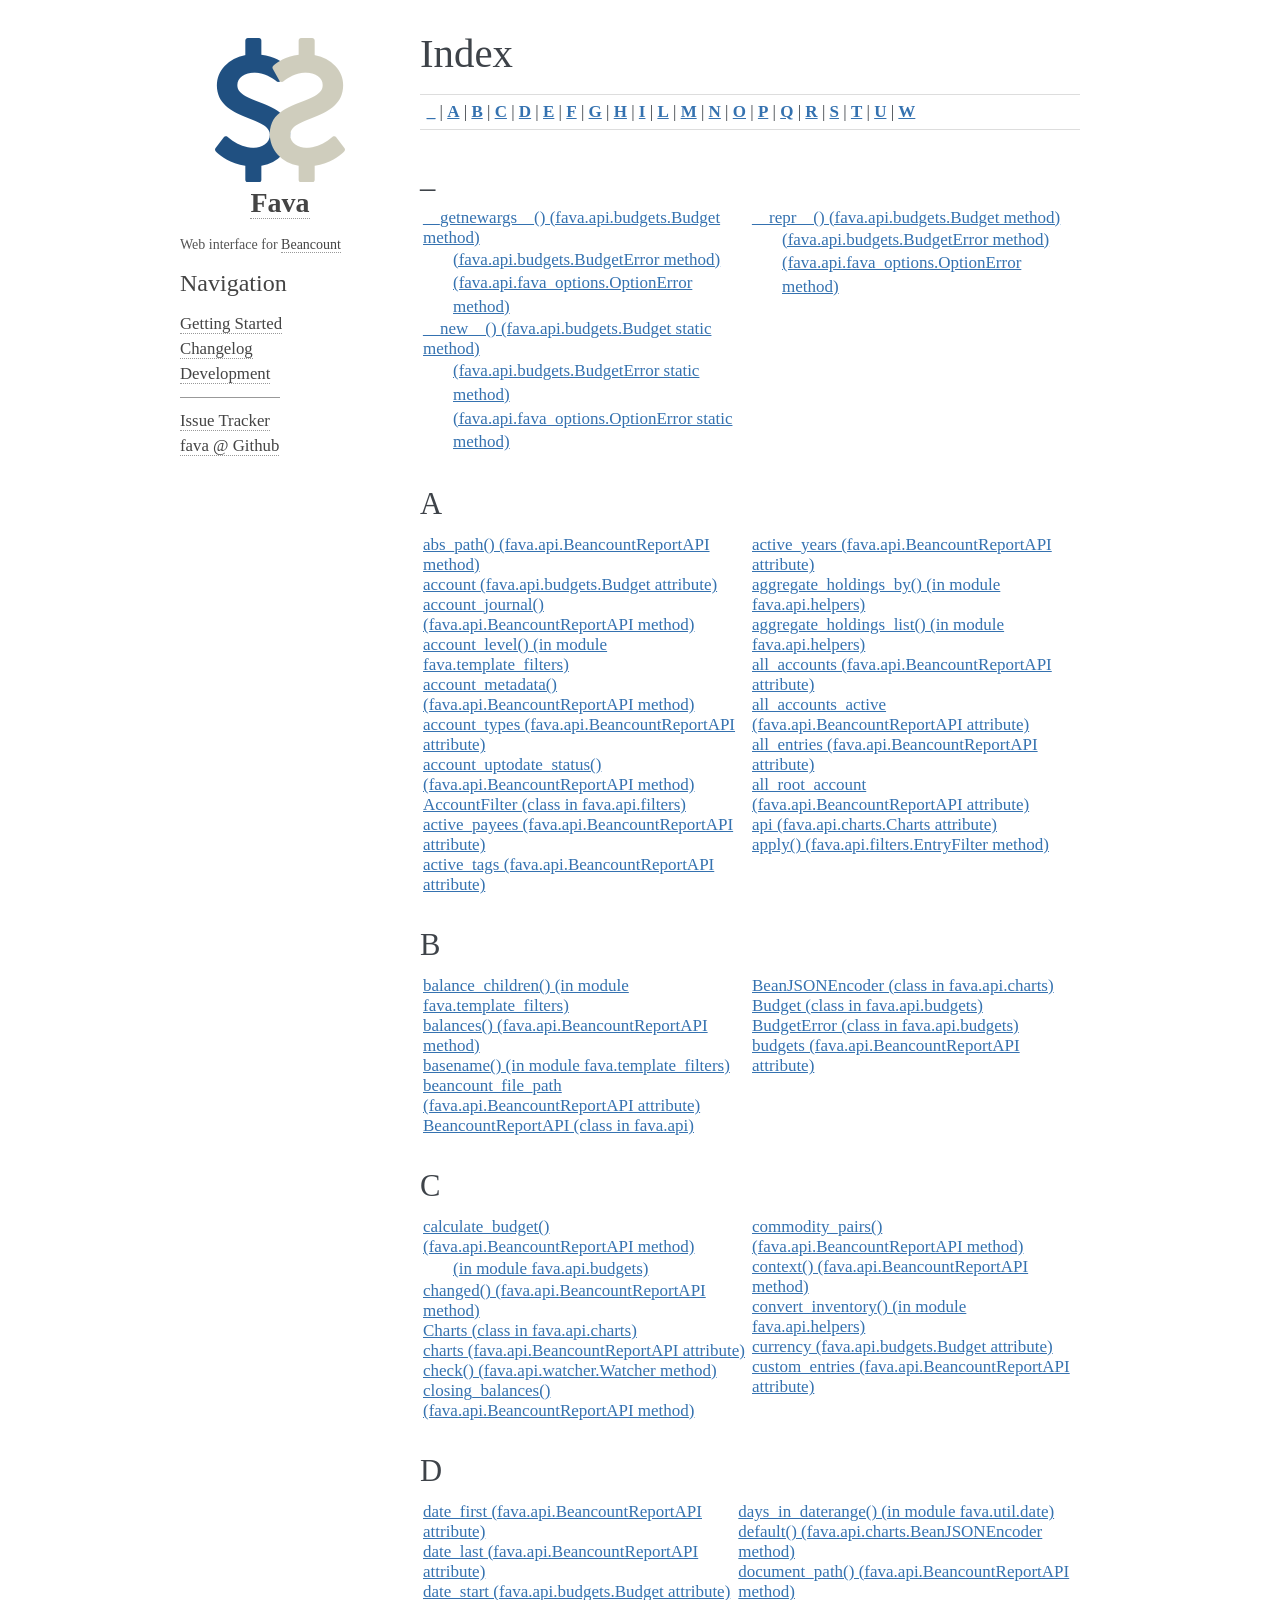
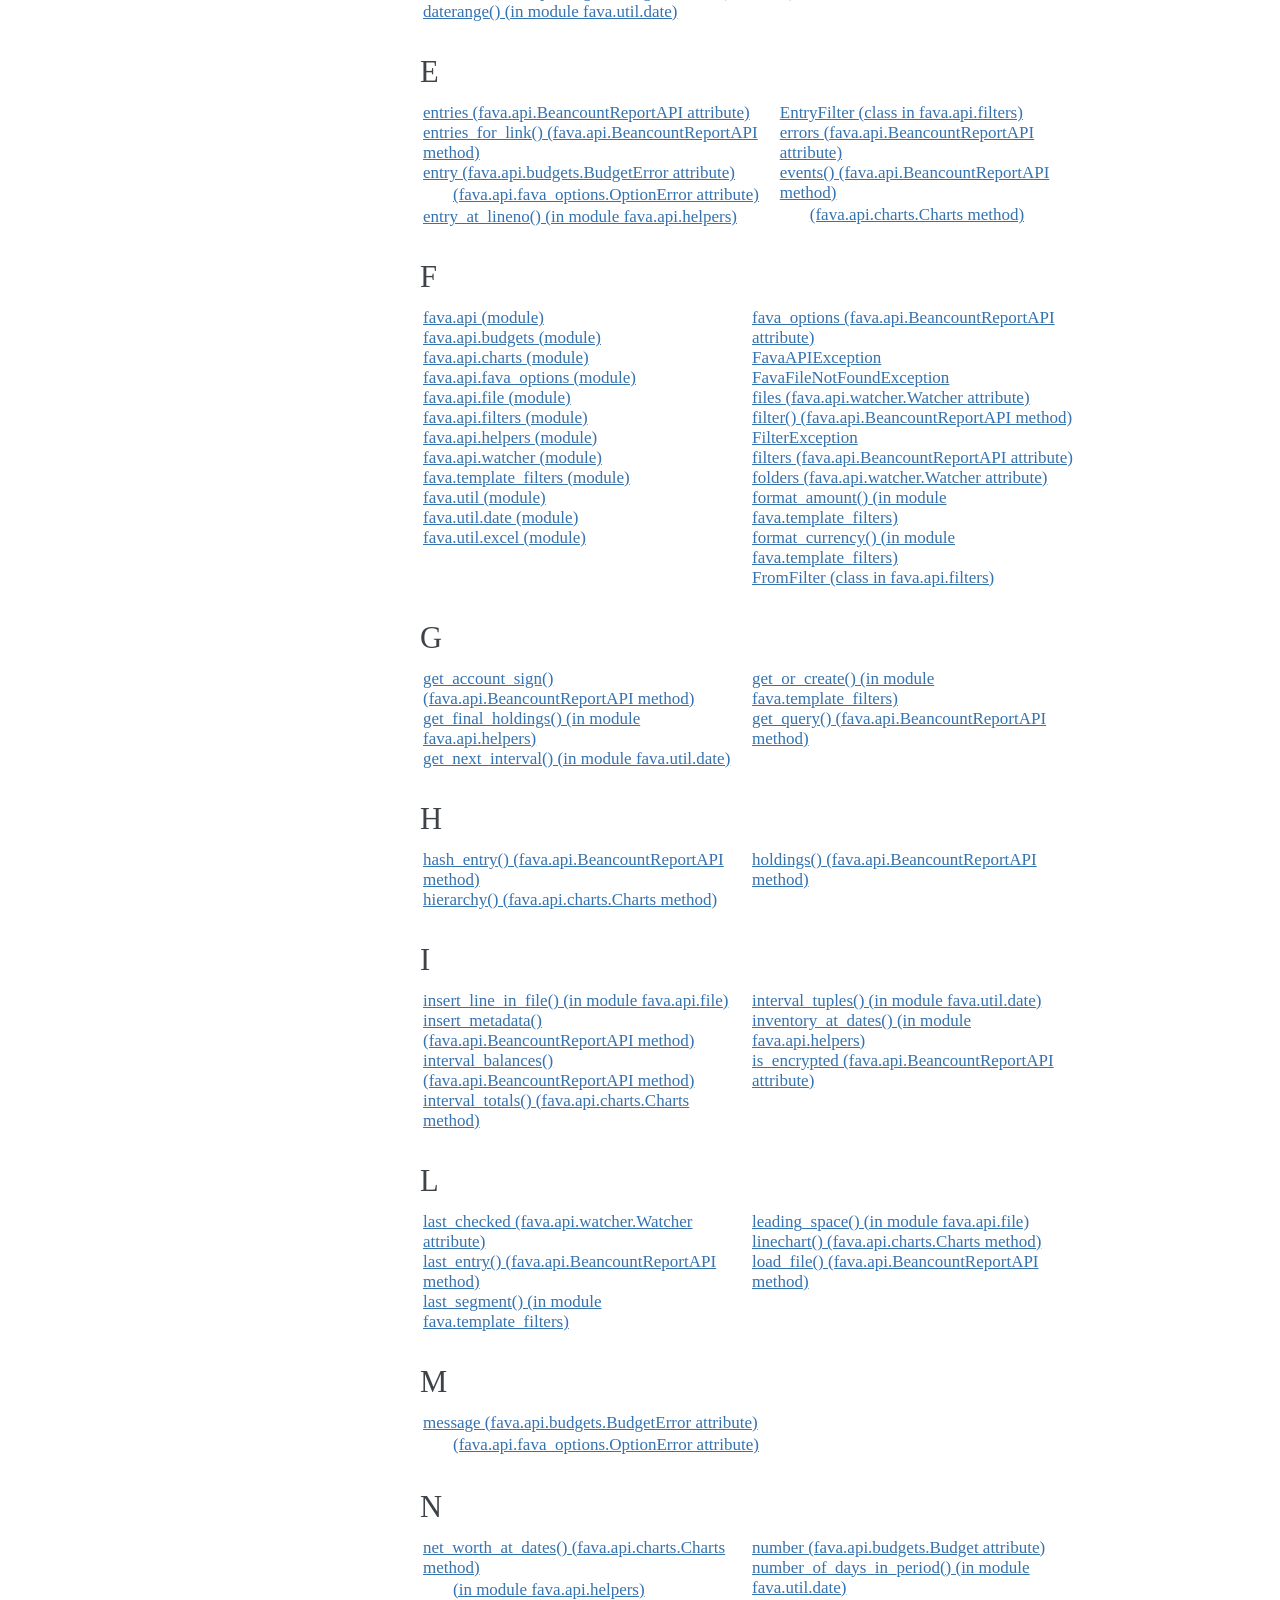
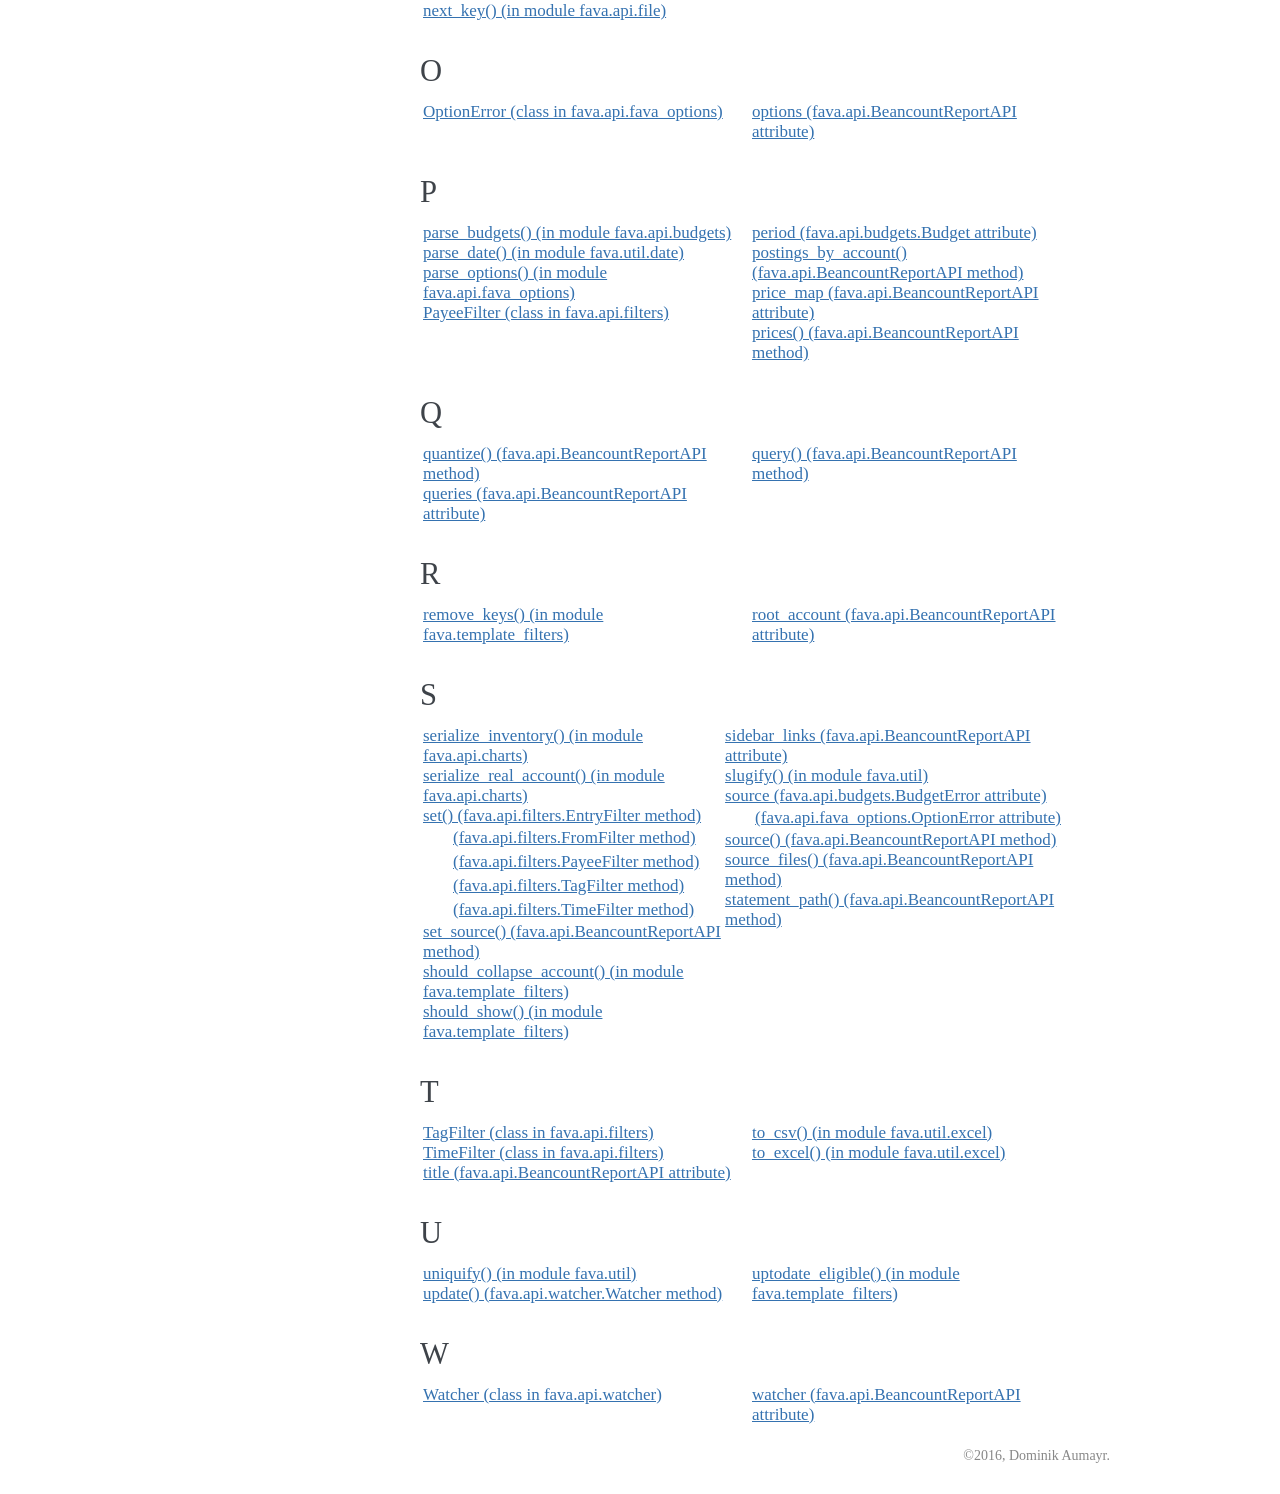
<file: genindex.html>
<!DOCTYPE html PUBLIC "-//W3C//DTD XHTML 1.0 Transitional//EN"
  "http://www.w3.org/TR/xhtml1/DTD/xhtml1-transitional.dtd">


<html xmlns="http://www.w3.org/1999/xhtml">
  <head>
    <meta http-equiv="Content-Type" content="text/html; charset=utf-8" />
    
    <title>Index &mdash; Fava 1.2 documentation</title>
    
    <link rel="stylesheet" href="_static/alabaster.css" type="text/css" />
    <link rel="stylesheet" href="_static/pygments.css" type="text/css" />
    
    <script type="text/javascript">
      var DOCUMENTATION_OPTIONS = {
        URL_ROOT:    './',
        VERSION:     '1.2',
        COLLAPSE_INDEX: false,
        FILE_SUFFIX: '.html',
        HAS_SOURCE:  true
      };
    </script>
    <script type="text/javascript" src="_static/jquery.js"></script>
    <script type="text/javascript" src="_static/underscore.js"></script>
    <script type="text/javascript" src="_static/doctools.js"></script>
    <link rel="top" title="Fava 1.2 documentation" href="index.html" />
   
  
  <meta name="viewport" content="width=device-width, initial-scale=0.9, maximum-scale=0.9">

  </head>
  <body role="document">  

    <div class="document">
      <div class="documentwrapper">
        <div class="bodywrapper">
          <div class="body" role="main">
            

<h1 id="index">Index</h1>

<div class="genindex-jumpbox">
 <a href="#_"><strong>_</strong></a>
 | <a href="#A"><strong>A</strong></a>
 | <a href="#B"><strong>B</strong></a>
 | <a href="#C"><strong>C</strong></a>
 | <a href="#D"><strong>D</strong></a>
 | <a href="#E"><strong>E</strong></a>
 | <a href="#F"><strong>F</strong></a>
 | <a href="#G"><strong>G</strong></a>
 | <a href="#H"><strong>H</strong></a>
 | <a href="#I"><strong>I</strong></a>
 | <a href="#L"><strong>L</strong></a>
 | <a href="#M"><strong>M</strong></a>
 | <a href="#N"><strong>N</strong></a>
 | <a href="#O"><strong>O</strong></a>
 | <a href="#P"><strong>P</strong></a>
 | <a href="#Q"><strong>Q</strong></a>
 | <a href="#R"><strong>R</strong></a>
 | <a href="#S"><strong>S</strong></a>
 | <a href="#T"><strong>T</strong></a>
 | <a href="#U"><strong>U</strong></a>
 | <a href="#W"><strong>W</strong></a>
 
</div>
<h2 id="_">_</h2>
<table style="width: 100%" class="indextable genindextable"><tr>
  <td style="width: 33%" valign="top"><dl>
      
  <dt><a href="development.html#fava.api.budgets.Budget.__getnewargs__">__getnewargs__() (fava.api.budgets.Budget method)</a>
  </dt>

      <dd><dl>
        
  <dt><a href="development.html#fava.api.budgets.BudgetError.__getnewargs__">(fava.api.budgets.BudgetError method)</a>
  </dt>

        
  <dt><a href="development.html#fava.api.fava_options.OptionError.__getnewargs__">(fava.api.fava_options.OptionError method)</a>
  </dt>

      </dl></dd>
      
  <dt><a href="development.html#fava.api.budgets.Budget.__new__">__new__() (fava.api.budgets.Budget static method)</a>
  </dt>

      <dd><dl>
        
  <dt><a href="development.html#fava.api.budgets.BudgetError.__new__">(fava.api.budgets.BudgetError static method)</a>
  </dt>

        
  <dt><a href="development.html#fava.api.fava_options.OptionError.__new__">(fava.api.fava_options.OptionError static method)</a>
  </dt>

      </dl></dd>
  </dl></td>
  <td style="width: 33%" valign="top"><dl>
      
  <dt><a href="development.html#fava.api.budgets.Budget.__repr__">__repr__() (fava.api.budgets.Budget method)</a>
  </dt>

      <dd><dl>
        
  <dt><a href="development.html#fava.api.budgets.BudgetError.__repr__">(fava.api.budgets.BudgetError method)</a>
  </dt>

        
  <dt><a href="development.html#fava.api.fava_options.OptionError.__repr__">(fava.api.fava_options.OptionError method)</a>
  </dt>

      </dl></dd>
  </dl></td>
</tr></table>

<h2 id="A">A</h2>
<table style="width: 100%" class="indextable genindextable"><tr>
  <td style="width: 33%" valign="top"><dl>
      
  <dt><a href="development.html#fava.api.BeancountReportAPI.abs_path">abs_path() (fava.api.BeancountReportAPI method)</a>
  </dt>

      
  <dt><a href="development.html#fava.api.budgets.Budget.account">account (fava.api.budgets.Budget attribute)</a>
  </dt>

      
  <dt><a href="development.html#fava.api.BeancountReportAPI.account_journal">account_journal() (fava.api.BeancountReportAPI method)</a>
  </dt>

      
  <dt><a href="development.html#fava.template_filters.account_level">account_level() (in module fava.template_filters)</a>
  </dt>

      
  <dt><a href="development.html#fava.api.BeancountReportAPI.account_metadata">account_metadata() (fava.api.BeancountReportAPI method)</a>
  </dt>

      
  <dt><a href="development.html#fava.api.BeancountReportAPI.account_types">account_types (fava.api.BeancountReportAPI attribute)</a>
  </dt>

      
  <dt><a href="development.html#fava.api.BeancountReportAPI.account_uptodate_status">account_uptodate_status() (fava.api.BeancountReportAPI method)</a>
  </dt>

      
  <dt><a href="development.html#fava.api.filters.AccountFilter">AccountFilter (class in fava.api.filters)</a>
  </dt>

      
  <dt><a href="development.html#fava.api.BeancountReportAPI.active_payees">active_payees (fava.api.BeancountReportAPI attribute)</a>
  </dt>

      
  <dt><a href="development.html#fava.api.BeancountReportAPI.active_tags">active_tags (fava.api.BeancountReportAPI attribute)</a>
  </dt>

  </dl></td>
  <td style="width: 33%" valign="top"><dl>
      
  <dt><a href="development.html#fava.api.BeancountReportAPI.active_years">active_years (fava.api.BeancountReportAPI attribute)</a>
  </dt>

      
  <dt><a href="development.html#fava.api.helpers.aggregate_holdings_by">aggregate_holdings_by() (in module fava.api.helpers)</a>
  </dt>

      
  <dt><a href="development.html#fava.api.helpers.aggregate_holdings_list">aggregate_holdings_list() (in module fava.api.helpers)</a>
  </dt>

      
  <dt><a href="development.html#fava.api.BeancountReportAPI.all_accounts">all_accounts (fava.api.BeancountReportAPI attribute)</a>
  </dt>

      
  <dt><a href="development.html#fava.api.BeancountReportAPI.all_accounts_active">all_accounts_active (fava.api.BeancountReportAPI attribute)</a>
  </dt>

      
  <dt><a href="development.html#fava.api.BeancountReportAPI.all_entries">all_entries (fava.api.BeancountReportAPI attribute)</a>
  </dt>

      
  <dt><a href="development.html#fava.api.BeancountReportAPI.all_root_account">all_root_account (fava.api.BeancountReportAPI attribute)</a>
  </dt>

      
  <dt><a href="development.html#fava.api.charts.Charts.api">api (fava.api.charts.Charts attribute)</a>
  </dt>

      
  <dt><a href="development.html#fava.api.filters.EntryFilter.apply">apply() (fava.api.filters.EntryFilter method)</a>
  </dt>

  </dl></td>
</tr></table>

<h2 id="B">B</h2>
<table style="width: 100%" class="indextable genindextable"><tr>
  <td style="width: 33%" valign="top"><dl>
      
  <dt><a href="development.html#fava.template_filters.balance_children">balance_children() (in module fava.template_filters)</a>
  </dt>

      
  <dt><a href="development.html#fava.api.BeancountReportAPI.balances">balances() (fava.api.BeancountReportAPI method)</a>
  </dt>

      
  <dt><a href="development.html#fava.template_filters.basename">basename() (in module fava.template_filters)</a>
  </dt>

      
  <dt><a href="development.html#fava.api.BeancountReportAPI.beancount_file_path">beancount_file_path (fava.api.BeancountReportAPI attribute)</a>
  </dt>

      
  <dt><a href="development.html#fava.api.BeancountReportAPI">BeancountReportAPI (class in fava.api)</a>
  </dt>

  </dl></td>
  <td style="width: 33%" valign="top"><dl>
      
  <dt><a href="development.html#fava.api.charts.BeanJSONEncoder">BeanJSONEncoder (class in fava.api.charts)</a>
  </dt>

      
  <dt><a href="development.html#fava.api.budgets.Budget">Budget (class in fava.api.budgets)</a>
  </dt>

      
  <dt><a href="development.html#fava.api.budgets.BudgetError">BudgetError (class in fava.api.budgets)</a>
  </dt>

      
  <dt><a href="development.html#fava.api.BeancountReportAPI.budgets">budgets (fava.api.BeancountReportAPI attribute)</a>
  </dt>

  </dl></td>
</tr></table>

<h2 id="C">C</h2>
<table style="width: 100%" class="indextable genindextable"><tr>
  <td style="width: 33%" valign="top"><dl>
      
  <dt><a href="development.html#fava.api.BeancountReportAPI.calculate_budget">calculate_budget() (fava.api.BeancountReportAPI method)</a>
  </dt>

      <dd><dl>
        
  <dt><a href="development.html#fava.api.budgets.calculate_budget">(in module fava.api.budgets)</a>
  </dt>

      </dl></dd>
      
  <dt><a href="development.html#fava.api.BeancountReportAPI.changed">changed() (fava.api.BeancountReportAPI method)</a>
  </dt>

      
  <dt><a href="development.html#fava.api.charts.Charts">Charts (class in fava.api.charts)</a>
  </dt>

      
  <dt><a href="development.html#fava.api.BeancountReportAPI.charts">charts (fava.api.BeancountReportAPI attribute)</a>
  </dt>

      
  <dt><a href="development.html#fava.api.watcher.Watcher.check">check() (fava.api.watcher.Watcher method)</a>
  </dt>

      
  <dt><a href="development.html#fava.api.BeancountReportAPI.closing_balances">closing_balances() (fava.api.BeancountReportAPI method)</a>
  </dt>

  </dl></td>
  <td style="width: 33%" valign="top"><dl>
      
  <dt><a href="development.html#fava.api.BeancountReportAPI.commodity_pairs">commodity_pairs() (fava.api.BeancountReportAPI method)</a>
  </dt>

      
  <dt><a href="development.html#fava.api.BeancountReportAPI.context">context() (fava.api.BeancountReportAPI method)</a>
  </dt>

      
  <dt><a href="development.html#fava.api.helpers.convert_inventory">convert_inventory() (in module fava.api.helpers)</a>
  </dt>

      
  <dt><a href="development.html#fava.api.budgets.Budget.currency">currency (fava.api.budgets.Budget attribute)</a>
  </dt>

      
  <dt><a href="development.html#fava.api.BeancountReportAPI.custom_entries">custom_entries (fava.api.BeancountReportAPI attribute)</a>
  </dt>

  </dl></td>
</tr></table>

<h2 id="D">D</h2>
<table style="width: 100%" class="indextable genindextable"><tr>
  <td style="width: 33%" valign="top"><dl>
      
  <dt><a href="development.html#fava.api.BeancountReportAPI.date_first">date_first (fava.api.BeancountReportAPI attribute)</a>
  </dt>

      
  <dt><a href="development.html#fava.api.BeancountReportAPI.date_last">date_last (fava.api.BeancountReportAPI attribute)</a>
  </dt>

      
  <dt><a href="development.html#fava.api.budgets.Budget.date_start">date_start (fava.api.budgets.Budget attribute)</a>
  </dt>

      
  <dt><a href="development.html#fava.util.date.daterange">daterange() (in module fava.util.date)</a>
  </dt>

  </dl></td>
  <td style="width: 33%" valign="top"><dl>
      
  <dt><a href="development.html#fava.util.date.days_in_daterange">days_in_daterange() (in module fava.util.date)</a>
  </dt>

      
  <dt><a href="development.html#fava.api.charts.BeanJSONEncoder.default">default() (fava.api.charts.BeanJSONEncoder method)</a>
  </dt>

      
  <dt><a href="development.html#fava.api.BeancountReportAPI.document_path">document_path() (fava.api.BeancountReportAPI method)</a>
  </dt>

  </dl></td>
</tr></table>

<h2 id="E">E</h2>
<table style="width: 100%" class="indextable genindextable"><tr>
  <td style="width: 33%" valign="top"><dl>
      
  <dt><a href="development.html#fava.api.BeancountReportAPI.entries">entries (fava.api.BeancountReportAPI attribute)</a>
  </dt>

      
  <dt><a href="development.html#fava.api.BeancountReportAPI.entries_for_link">entries_for_link() (fava.api.BeancountReportAPI method)</a>
  </dt>

      
  <dt><a href="development.html#fava.api.budgets.BudgetError.entry">entry (fava.api.budgets.BudgetError attribute)</a>
  </dt>

      <dd><dl>
        
  <dt><a href="development.html#fava.api.fava_options.OptionError.entry">(fava.api.fava_options.OptionError attribute)</a>
  </dt>

      </dl></dd>
      
  <dt><a href="development.html#fava.api.helpers.entry_at_lineno">entry_at_lineno() (in module fava.api.helpers)</a>
  </dt>

  </dl></td>
  <td style="width: 33%" valign="top"><dl>
      
  <dt><a href="development.html#fava.api.filters.EntryFilter">EntryFilter (class in fava.api.filters)</a>
  </dt>

      
  <dt><a href="development.html#fava.api.BeancountReportAPI.errors">errors (fava.api.BeancountReportAPI attribute)</a>
  </dt>

      
  <dt><a href="development.html#fava.api.BeancountReportAPI.events">events() (fava.api.BeancountReportAPI method)</a>
  </dt>

      <dd><dl>
        
  <dt><a href="development.html#fava.api.charts.Charts.events">(fava.api.charts.Charts method)</a>
  </dt>

      </dl></dd>
  </dl></td>
</tr></table>

<h2 id="F">F</h2>
<table style="width: 100%" class="indextable genindextable"><tr>
  <td style="width: 33%" valign="top"><dl>
      
  <dt><a href="development.html#module-fava.api">fava.api (module)</a>
  </dt>

      
  <dt><a href="development.html#module-fava.api.budgets">fava.api.budgets (module)</a>
  </dt>

      
  <dt><a href="development.html#module-fava.api.charts">fava.api.charts (module)</a>
  </dt>

      
  <dt><a href="development.html#module-fava.api.fava_options">fava.api.fava_options (module)</a>
  </dt>

      
  <dt><a href="development.html#module-fava.api.file">fava.api.file (module)</a>
  </dt>

      
  <dt><a href="development.html#module-fava.api.filters">fava.api.filters (module)</a>
  </dt>

      
  <dt><a href="development.html#module-fava.api.helpers">fava.api.helpers (module)</a>
  </dt>

      
  <dt><a href="development.html#module-fava.api.watcher">fava.api.watcher (module)</a>
  </dt>

      
  <dt><a href="development.html#module-fava.template_filters">fava.template_filters (module)</a>
  </dt>

      
  <dt><a href="development.html#module-fava.util">fava.util (module)</a>
  </dt>

      
  <dt><a href="development.html#module-fava.util.date">fava.util.date (module)</a>
  </dt>

      
  <dt><a href="development.html#module-fava.util.excel">fava.util.excel (module)</a>
  </dt>

  </dl></td>
  <td style="width: 33%" valign="top"><dl>
      
  <dt><a href="development.html#fava.api.BeancountReportAPI.fava_options">fava_options (fava.api.BeancountReportAPI attribute)</a>
  </dt>

      
  <dt><a href="development.html#fava.api.helpers.FavaAPIException">FavaAPIException</a>
  </dt>

      
  <dt><a href="development.html#fava.api.FavaFileNotFoundException">FavaFileNotFoundException</a>
  </dt>

      
  <dt><a href="development.html#fava.api.watcher.Watcher.files">files (fava.api.watcher.Watcher attribute)</a>
  </dt>

      
  <dt><a href="development.html#fava.api.BeancountReportAPI.filter">filter() (fava.api.BeancountReportAPI method)</a>
  </dt>

      
  <dt><a href="development.html#fava.api.filters.FilterException">FilterException</a>
  </dt>

      
  <dt><a href="development.html#fava.api.BeancountReportAPI.filters">filters (fava.api.BeancountReportAPI attribute)</a>
  </dt>

      
  <dt><a href="development.html#fava.api.watcher.Watcher.folders">folders (fava.api.watcher.Watcher attribute)</a>
  </dt>

      
  <dt><a href="development.html#fava.template_filters.format_amount">format_amount() (in module fava.template_filters)</a>
  </dt>

      
  <dt><a href="development.html#fava.template_filters.format_currency">format_currency() (in module fava.template_filters)</a>
  </dt>

      
  <dt><a href="development.html#fava.api.filters.FromFilter">FromFilter (class in fava.api.filters)</a>
  </dt>

  </dl></td>
</tr></table>

<h2 id="G">G</h2>
<table style="width: 100%" class="indextable genindextable"><tr>
  <td style="width: 33%" valign="top"><dl>
      
  <dt><a href="development.html#fava.api.BeancountReportAPI.get_account_sign">get_account_sign() (fava.api.BeancountReportAPI method)</a>
  </dt>

      
  <dt><a href="development.html#fava.api.helpers.get_final_holdings">get_final_holdings() (in module fava.api.helpers)</a>
  </dt>

      
  <dt><a href="development.html#fava.util.date.get_next_interval">get_next_interval() (in module fava.util.date)</a>
  </dt>

  </dl></td>
  <td style="width: 33%" valign="top"><dl>
      
  <dt><a href="development.html#fava.template_filters.get_or_create">get_or_create() (in module fava.template_filters)</a>
  </dt>

      
  <dt><a href="development.html#fava.api.BeancountReportAPI.get_query">get_query() (fava.api.BeancountReportAPI method)</a>
  </dt>

  </dl></td>
</tr></table>

<h2 id="H">H</h2>
<table style="width: 100%" class="indextable genindextable"><tr>
  <td style="width: 33%" valign="top"><dl>
      
  <dt><a href="development.html#fava.api.BeancountReportAPI.hash_entry">hash_entry() (fava.api.BeancountReportAPI method)</a>
  </dt>

      
  <dt><a href="development.html#fava.api.charts.Charts.hierarchy">hierarchy() (fava.api.charts.Charts method)</a>
  </dt>

  </dl></td>
  <td style="width: 33%" valign="top"><dl>
      
  <dt><a href="development.html#fava.api.BeancountReportAPI.holdings">holdings() (fava.api.BeancountReportAPI method)</a>
  </dt>

  </dl></td>
</tr></table>

<h2 id="I">I</h2>
<table style="width: 100%" class="indextable genindextable"><tr>
  <td style="width: 33%" valign="top"><dl>
      
  <dt><a href="development.html#fava.api.file.insert_line_in_file">insert_line_in_file() (in module fava.api.file)</a>
  </dt>

      
  <dt><a href="development.html#fava.api.BeancountReportAPI.insert_metadata">insert_metadata() (fava.api.BeancountReportAPI method)</a>
  </dt>

      
  <dt><a href="development.html#fava.api.BeancountReportAPI.interval_balances">interval_balances() (fava.api.BeancountReportAPI method)</a>
  </dt>

      
  <dt><a href="development.html#fava.api.charts.Charts.interval_totals">interval_totals() (fava.api.charts.Charts method)</a>
  </dt>

  </dl></td>
  <td style="width: 33%" valign="top"><dl>
      
  <dt><a href="development.html#fava.util.date.interval_tuples">interval_tuples() (in module fava.util.date)</a>
  </dt>

      
  <dt><a href="development.html#fava.api.helpers.inventory_at_dates">inventory_at_dates() (in module fava.api.helpers)</a>
  </dt>

      
  <dt><a href="development.html#fava.api.BeancountReportAPI.is_encrypted">is_encrypted (fava.api.BeancountReportAPI attribute)</a>
  </dt>

  </dl></td>
</tr></table>

<h2 id="L">L</h2>
<table style="width: 100%" class="indextable genindextable"><tr>
  <td style="width: 33%" valign="top"><dl>
      
  <dt><a href="development.html#fava.api.watcher.Watcher.last_checked">last_checked (fava.api.watcher.Watcher attribute)</a>
  </dt>

      
  <dt><a href="development.html#fava.api.BeancountReportAPI.last_entry">last_entry() (fava.api.BeancountReportAPI method)</a>
  </dt>

      
  <dt><a href="development.html#fava.template_filters.last_segment">last_segment() (in module fava.template_filters)</a>
  </dt>

  </dl></td>
  <td style="width: 33%" valign="top"><dl>
      
  <dt><a href="development.html#fava.api.file.leading_space">leading_space() (in module fava.api.file)</a>
  </dt>

      
  <dt><a href="development.html#fava.api.charts.Charts.linechart">linechart() (fava.api.charts.Charts method)</a>
  </dt>

      
  <dt><a href="development.html#fava.api.BeancountReportAPI.load_file">load_file() (fava.api.BeancountReportAPI method)</a>
  </dt>

  </dl></td>
</tr></table>

<h2 id="M">M</h2>
<table style="width: 100%" class="indextable genindextable"><tr>
  <td style="width: 33%" valign="top"><dl>
      
  <dt><a href="development.html#fava.api.budgets.BudgetError.message">message (fava.api.budgets.BudgetError attribute)</a>
  </dt>

      <dd><dl>
        
  <dt><a href="development.html#fava.api.fava_options.OptionError.message">(fava.api.fava_options.OptionError attribute)</a>
  </dt>

      </dl></dd>
  </dl></td>
</tr></table>

<h2 id="N">N</h2>
<table style="width: 100%" class="indextable genindextable"><tr>
  <td style="width: 33%" valign="top"><dl>
      
  <dt><a href="development.html#fava.api.charts.Charts.net_worth_at_dates">net_worth_at_dates() (fava.api.charts.Charts method)</a>
  </dt>

      <dd><dl>
        
  <dt><a href="development.html#fava.api.helpers.net_worth_at_dates">(in module fava.api.helpers)</a>
  </dt>

      </dl></dd>
      
  <dt><a href="development.html#fava.api.file.next_key">next_key() (in module fava.api.file)</a>
  </dt>

  </dl></td>
  <td style="width: 33%" valign="top"><dl>
      
  <dt><a href="development.html#fava.api.budgets.Budget.number">number (fava.api.budgets.Budget attribute)</a>
  </dt>

      
  <dt><a href="development.html#fava.util.date.number_of_days_in_period">number_of_days_in_period() (in module fava.util.date)</a>
  </dt>

  </dl></td>
</tr></table>

<h2 id="O">O</h2>
<table style="width: 100%" class="indextable genindextable"><tr>
  <td style="width: 33%" valign="top"><dl>
      
  <dt><a href="development.html#fava.api.fava_options.OptionError">OptionError (class in fava.api.fava_options)</a>
  </dt>

  </dl></td>
  <td style="width: 33%" valign="top"><dl>
      
  <dt><a href="development.html#fava.api.BeancountReportAPI.options">options (fava.api.BeancountReportAPI attribute)</a>
  </dt>

  </dl></td>
</tr></table>

<h2 id="P">P</h2>
<table style="width: 100%" class="indextable genindextable"><tr>
  <td style="width: 33%" valign="top"><dl>
      
  <dt><a href="development.html#fava.api.budgets.parse_budgets">parse_budgets() (in module fava.api.budgets)</a>
  </dt>

      
  <dt><a href="development.html#fava.util.date.parse_date">parse_date() (in module fava.util.date)</a>
  </dt>

      
  <dt><a href="development.html#fava.api.fava_options.parse_options">parse_options() (in module fava.api.fava_options)</a>
  </dt>

      
  <dt><a href="development.html#fava.api.filters.PayeeFilter">PayeeFilter (class in fava.api.filters)</a>
  </dt>

  </dl></td>
  <td style="width: 33%" valign="top"><dl>
      
  <dt><a href="development.html#fava.api.budgets.Budget.period">period (fava.api.budgets.Budget attribute)</a>
  </dt>

      
  <dt><a href="development.html#fava.api.BeancountReportAPI.postings_by_account">postings_by_account() (fava.api.BeancountReportAPI method)</a>
  </dt>

      
  <dt><a href="development.html#fava.api.BeancountReportAPI.price_map">price_map (fava.api.BeancountReportAPI attribute)</a>
  </dt>

      
  <dt><a href="development.html#fava.api.BeancountReportAPI.prices">prices() (fava.api.BeancountReportAPI method)</a>
  </dt>

  </dl></td>
</tr></table>

<h2 id="Q">Q</h2>
<table style="width: 100%" class="indextable genindextable"><tr>
  <td style="width: 33%" valign="top"><dl>
      
  <dt><a href="development.html#fava.api.BeancountReportAPI.quantize">quantize() (fava.api.BeancountReportAPI method)</a>
  </dt>

      
  <dt><a href="development.html#fava.api.BeancountReportAPI.queries">queries (fava.api.BeancountReportAPI attribute)</a>
  </dt>

  </dl></td>
  <td style="width: 33%" valign="top"><dl>
      
  <dt><a href="development.html#fava.api.BeancountReportAPI.query">query() (fava.api.BeancountReportAPI method)</a>
  </dt>

  </dl></td>
</tr></table>

<h2 id="R">R</h2>
<table style="width: 100%" class="indextable genindextable"><tr>
  <td style="width: 33%" valign="top"><dl>
      
  <dt><a href="development.html#fava.template_filters.remove_keys">remove_keys() (in module fava.template_filters)</a>
  </dt>

  </dl></td>
  <td style="width: 33%" valign="top"><dl>
      
  <dt><a href="development.html#fava.api.BeancountReportAPI.root_account">root_account (fava.api.BeancountReportAPI attribute)</a>
  </dt>

  </dl></td>
</tr></table>

<h2 id="S">S</h2>
<table style="width: 100%" class="indextable genindextable"><tr>
  <td style="width: 33%" valign="top"><dl>
      
  <dt><a href="development.html#fava.api.charts.serialize_inventory">serialize_inventory() (in module fava.api.charts)</a>
  </dt>

      
  <dt><a href="development.html#fava.api.charts.serialize_real_account">serialize_real_account() (in module fava.api.charts)</a>
  </dt>

      
  <dt><a href="development.html#fava.api.filters.EntryFilter.set">set() (fava.api.filters.EntryFilter method)</a>
  </dt>

      <dd><dl>
        
  <dt><a href="development.html#fava.api.filters.FromFilter.set">(fava.api.filters.FromFilter method)</a>
  </dt>

        
  <dt><a href="development.html#fava.api.filters.PayeeFilter.set">(fava.api.filters.PayeeFilter method)</a>
  </dt>

        
  <dt><a href="development.html#fava.api.filters.TagFilter.set">(fava.api.filters.TagFilter method)</a>
  </dt>

        
  <dt><a href="development.html#fava.api.filters.TimeFilter.set">(fava.api.filters.TimeFilter method)</a>
  </dt>

      </dl></dd>
      
  <dt><a href="development.html#fava.api.BeancountReportAPI.set_source">set_source() (fava.api.BeancountReportAPI method)</a>
  </dt>

      
  <dt><a href="development.html#fava.template_filters.should_collapse_account">should_collapse_account() (in module fava.template_filters)</a>
  </dt>

      
  <dt><a href="development.html#fava.template_filters.should_show">should_show() (in module fava.template_filters)</a>
  </dt>

  </dl></td>
  <td style="width: 33%" valign="top"><dl>
      
  <dt><a href="development.html#fava.api.BeancountReportAPI.sidebar_links">sidebar_links (fava.api.BeancountReportAPI attribute)</a>
  </dt>

      
  <dt><a href="development.html#fava.util.slugify">slugify() (in module fava.util)</a>
  </dt>

      
  <dt><a href="development.html#fava.api.budgets.BudgetError.source">source (fava.api.budgets.BudgetError attribute)</a>
  </dt>

      <dd><dl>
        
  <dt><a href="development.html#fava.api.fava_options.OptionError.source">(fava.api.fava_options.OptionError attribute)</a>
  </dt>

      </dl></dd>
      
  <dt><a href="development.html#fava.api.BeancountReportAPI.source">source() (fava.api.BeancountReportAPI method)</a>
  </dt>

      
  <dt><a href="development.html#fava.api.BeancountReportAPI.source_files">source_files() (fava.api.BeancountReportAPI method)</a>
  </dt>

      
  <dt><a href="development.html#fava.api.BeancountReportAPI.statement_path">statement_path() (fava.api.BeancountReportAPI method)</a>
  </dt>

  </dl></td>
</tr></table>

<h2 id="T">T</h2>
<table style="width: 100%" class="indextable genindextable"><tr>
  <td style="width: 33%" valign="top"><dl>
      
  <dt><a href="development.html#fava.api.filters.TagFilter">TagFilter (class in fava.api.filters)</a>
  </dt>

      
  <dt><a href="development.html#fava.api.filters.TimeFilter">TimeFilter (class in fava.api.filters)</a>
  </dt>

      
  <dt><a href="development.html#fava.api.BeancountReportAPI.title">title (fava.api.BeancountReportAPI attribute)</a>
  </dt>

  </dl></td>
  <td style="width: 33%" valign="top"><dl>
      
  <dt><a href="development.html#fava.util.excel.to_csv">to_csv() (in module fava.util.excel)</a>
  </dt>

      
  <dt><a href="development.html#fava.util.excel.to_excel">to_excel() (in module fava.util.excel)</a>
  </dt>

  </dl></td>
</tr></table>

<h2 id="U">U</h2>
<table style="width: 100%" class="indextable genindextable"><tr>
  <td style="width: 33%" valign="top"><dl>
      
  <dt><a href="development.html#fava.util.uniquify">uniquify() (in module fava.util)</a>
  </dt>

      
  <dt><a href="development.html#fava.api.watcher.Watcher.update">update() (fava.api.watcher.Watcher method)</a>
  </dt>

  </dl></td>
  <td style="width: 33%" valign="top"><dl>
      
  <dt><a href="development.html#fava.template_filters.uptodate_eligible">uptodate_eligible() (in module fava.template_filters)</a>
  </dt>

  </dl></td>
</tr></table>

<h2 id="W">W</h2>
<table style="width: 100%" class="indextable genindextable"><tr>
  <td style="width: 33%" valign="top"><dl>
      
  <dt><a href="development.html#fava.api.watcher.Watcher">Watcher (class in fava.api.watcher)</a>
  </dt>

  </dl></td>
  <td style="width: 33%" valign="top"><dl>
      
  <dt><a href="development.html#fava.api.BeancountReportAPI.watcher">watcher (fava.api.BeancountReportAPI attribute)</a>
  </dt>

  </dl></td>
</tr></table>



          </div>
        </div>
      </div>
      <div class="sphinxsidebar" role="navigation" aria-label="main navigation">
        <div class="sphinxsidebarwrapper">
<p class="logo">
  <a href="index.html">
    <img class="logo" src="_static/logo.png" alt="Logo"/>
    
    <h1 class="logo logo-name">Fava</h2>
    
  </a>
</p>



<p class="blurb">Web interface for <a href="http://furius.ca/beancount/"
title="Double-entry bookkeeping software Beancount">Beancount</a></p>




<h3>Navigation</h3>
<ul>
<li class="toctree-l1"><a class="reference internal" href="usage.html">Getting Started</a></li>
<li class="toctree-l1"><a class="reference internal" href="changelog.html">Changelog</a></li>
<li class="toctree-l1"><a class="reference internal" href="development.html">Development</a></li>
</ul>


<hr />
<ul>
    
    <li class="toctree-l1"><a href="https://github.com/beancount/fava/issues">Issue Tracker</a></li>
    
    <li class="toctree-l1"><a href="https://github.com/beancount/fava">fava @ Github</a></li>
    
</ul>

        </div>
      </div>
      <div class="clearer"></div>
    </div>
    <div class="footer">
      &copy;2016, Dominik Aumayr.
      
    </div>

    

    
  </body>
</html>
</file>
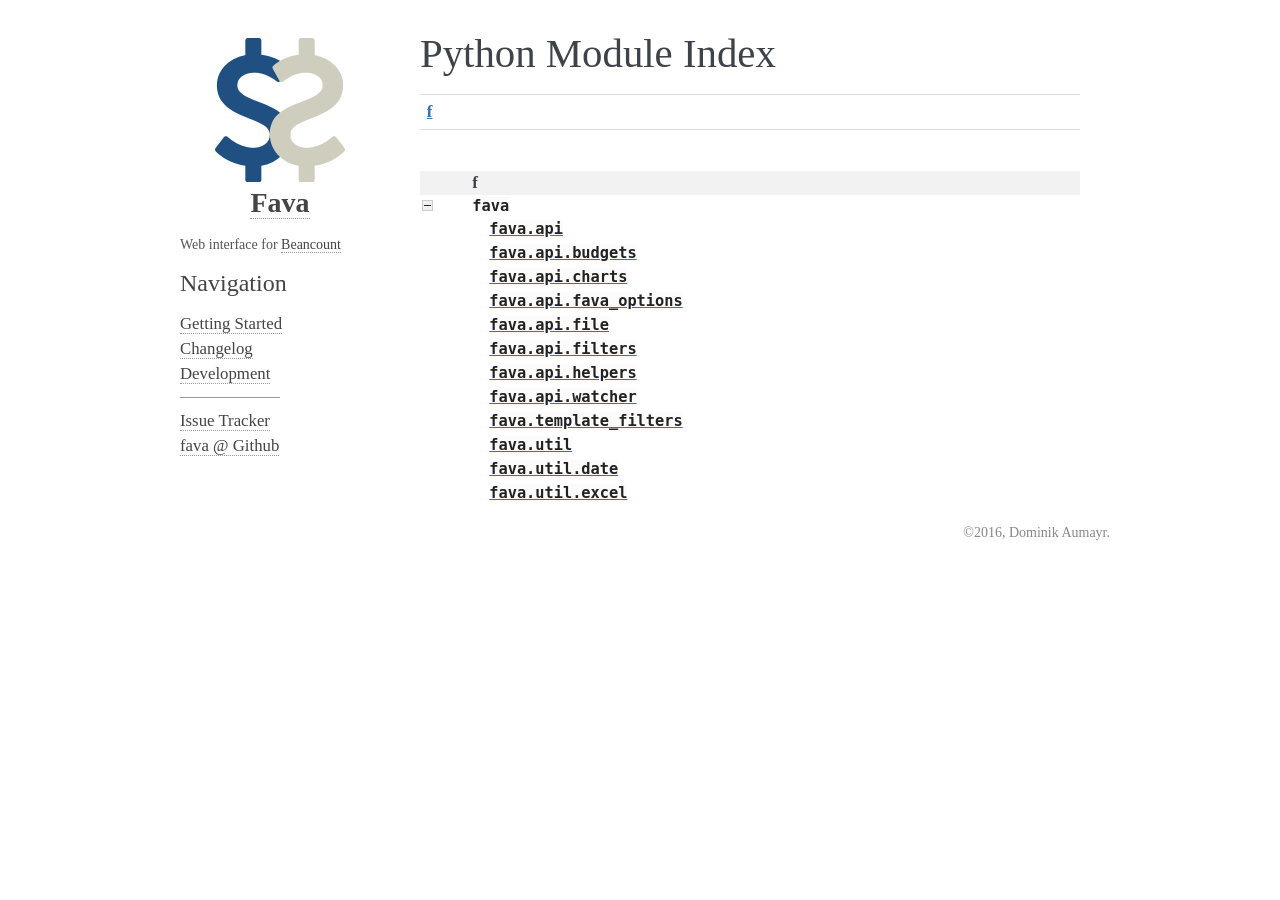
<file: py-modindex.html>
<!DOCTYPE html PUBLIC "-//W3C//DTD XHTML 1.0 Transitional//EN"
  "http://www.w3.org/TR/xhtml1/DTD/xhtml1-transitional.dtd">


<html xmlns="http://www.w3.org/1999/xhtml">
  <head>
    <meta http-equiv="Content-Type" content="text/html; charset=utf-8" />
    
    <title>Python Module Index &mdash; Fava 1.2 documentation</title>
    
    <link rel="stylesheet" href="_static/alabaster.css" type="text/css" />
    <link rel="stylesheet" href="_static/pygments.css" type="text/css" />
    
    <script type="text/javascript">
      var DOCUMENTATION_OPTIONS = {
        URL_ROOT:    './',
        VERSION:     '1.2',
        COLLAPSE_INDEX: false,
        FILE_SUFFIX: '.html',
        HAS_SOURCE:  true
      };
    </script>
    <script type="text/javascript" src="_static/jquery.js"></script>
    <script type="text/javascript" src="_static/underscore.js"></script>
    <script type="text/javascript" src="_static/doctools.js"></script>
    <link rel="top" title="Fava 1.2 documentation" href="index.html" />

   
  
  <meta name="viewport" content="width=device-width, initial-scale=0.9, maximum-scale=0.9">



  </head>
  <body role="document">  

    <div class="document">
      <div class="documentwrapper">
        <div class="bodywrapper">
          <div class="body" role="main">
            

   <h1>Python Module Index</h1>

   <div class="modindex-jumpbox">
   <a href="#cap-f"><strong>f</strong></a>
   </div>

   <table class="indextable modindextable" cellspacing="0" cellpadding="2">
     <tr class="pcap"><td></td><td>&nbsp;</td><td></td></tr>
     <tr class="cap" id="cap-f"><td></td><td>
       <strong>f</strong></td><td></td></tr>
     <tr>
       <td><img src="_static/minus.png" class="toggler"
              id="toggle-1" style="display: none" alt="-" /></td>
       <td>
       <code class="xref">fava</code></td><td>
       <em></em></td></tr>
     <tr class="cg-1">
       <td></td>
       <td>&nbsp;&nbsp;&nbsp;
       <a href="development.html#module-fava.api"><code class="xref">fava.api</code></a></td><td>
       <em></em></td></tr>
     <tr class="cg-1">
       <td></td>
       <td>&nbsp;&nbsp;&nbsp;
       <a href="development.html#module-fava.api.budgets"><code class="xref">fava.api.budgets</code></a></td><td>
       <em></em></td></tr>
     <tr class="cg-1">
       <td></td>
       <td>&nbsp;&nbsp;&nbsp;
       <a href="development.html#module-fava.api.charts"><code class="xref">fava.api.charts</code></a></td><td>
       <em></em></td></tr>
     <tr class="cg-1">
       <td></td>
       <td>&nbsp;&nbsp;&nbsp;
       <a href="development.html#module-fava.api.fava_options"><code class="xref">fava.api.fava_options</code></a></td><td>
       <em></em></td></tr>
     <tr class="cg-1">
       <td></td>
       <td>&nbsp;&nbsp;&nbsp;
       <a href="development.html#module-fava.api.file"><code class="xref">fava.api.file</code></a></td><td>
       <em></em></td></tr>
     <tr class="cg-1">
       <td></td>
       <td>&nbsp;&nbsp;&nbsp;
       <a href="development.html#module-fava.api.filters"><code class="xref">fava.api.filters</code></a></td><td>
       <em></em></td></tr>
     <tr class="cg-1">
       <td></td>
       <td>&nbsp;&nbsp;&nbsp;
       <a href="development.html#module-fava.api.helpers"><code class="xref">fava.api.helpers</code></a></td><td>
       <em></em></td></tr>
     <tr class="cg-1">
       <td></td>
       <td>&nbsp;&nbsp;&nbsp;
       <a href="development.html#module-fava.api.watcher"><code class="xref">fava.api.watcher</code></a></td><td>
       <em></em></td></tr>
     <tr class="cg-1">
       <td></td>
       <td>&nbsp;&nbsp;&nbsp;
       <a href="development.html#module-fava.template_filters"><code class="xref">fava.template_filters</code></a></td><td>
       <em></em></td></tr>
     <tr class="cg-1">
       <td></td>
       <td>&nbsp;&nbsp;&nbsp;
       <a href="development.html#module-fava.util"><code class="xref">fava.util</code></a></td><td>
       <em></em></td></tr>
     <tr class="cg-1">
       <td></td>
       <td>&nbsp;&nbsp;&nbsp;
       <a href="development.html#module-fava.util.date"><code class="xref">fava.util.date</code></a></td><td>
       <em></em></td></tr>
     <tr class="cg-1">
       <td></td>
       <td>&nbsp;&nbsp;&nbsp;
       <a href="development.html#module-fava.util.excel"><code class="xref">fava.util.excel</code></a></td><td>
       <em></em></td></tr>
   </table>


          </div>
        </div>
      </div>
      <div class="sphinxsidebar" role="navigation" aria-label="main navigation">
        <div class="sphinxsidebarwrapper">
<p class="logo">
  <a href="index.html">
    <img class="logo" src="_static/logo.png" alt="Logo"/>
    
    <h1 class="logo logo-name">Fava</h2>
    
  </a>
</p>



<p class="blurb">Web interface for <a href="http://furius.ca/beancount/"
title="Double-entry bookkeeping software Beancount">Beancount</a></p>




<h3>Navigation</h3>
<ul>
<li class="toctree-l1"><a class="reference internal" href="usage.html">Getting Started</a></li>
<li class="toctree-l1"><a class="reference internal" href="changelog.html">Changelog</a></li>
<li class="toctree-l1"><a class="reference internal" href="development.html">Development</a></li>
</ul>


<hr />
<ul>
    
    <li class="toctree-l1"><a href="https://github.com/beancount/fava/issues">Issue Tracker</a></li>
    
    <li class="toctree-l1"><a href="https://github.com/beancount/fava">fava @ Github</a></li>
    
</ul>

        </div>
      </div>
      <div class="clearer"></div>
    </div>
    <div class="footer">
      &copy;2016, Dominik Aumayr.
      
    </div>

    

    
  </body>
</html>
</file>
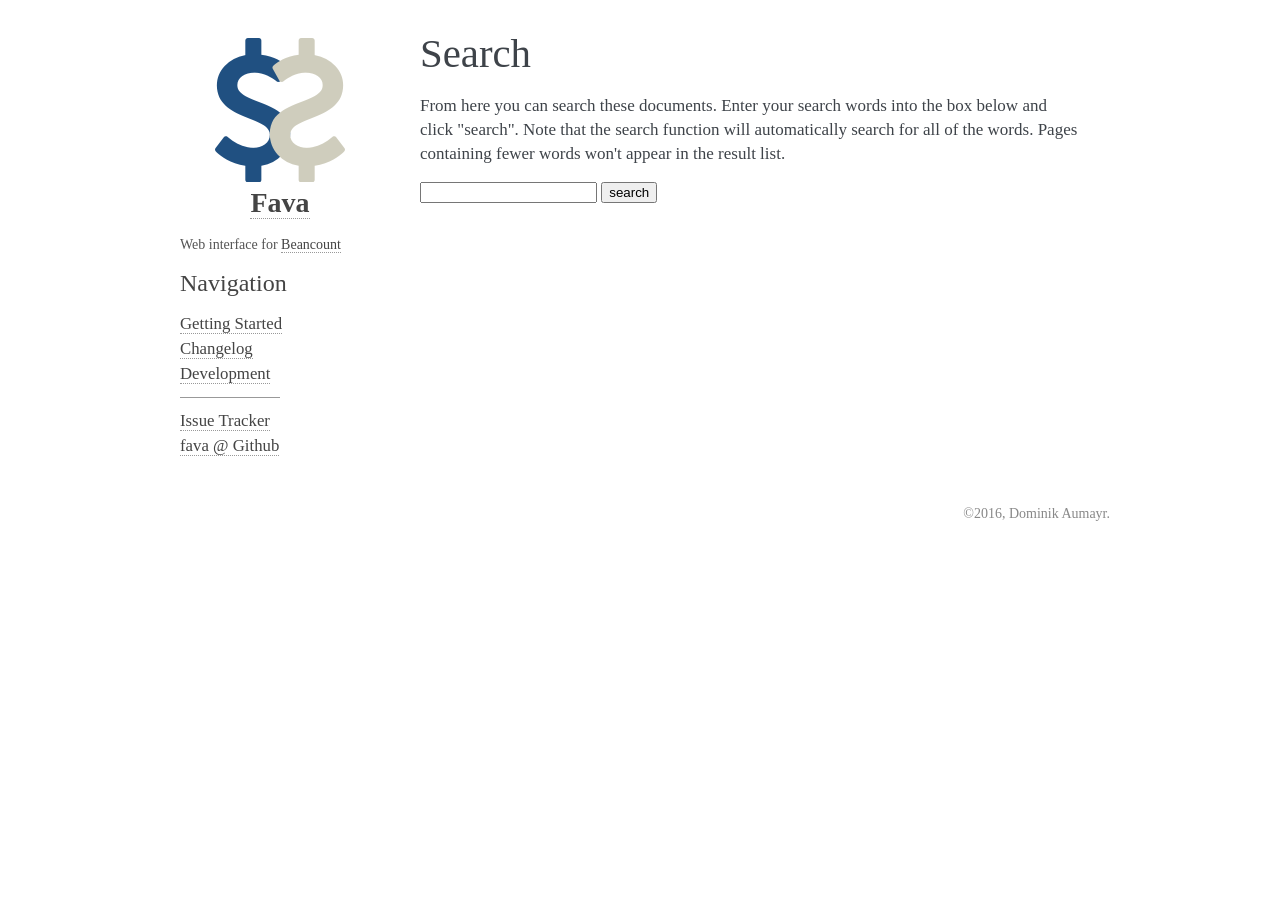
<file: search.html>
<!DOCTYPE html PUBLIC "-//W3C//DTD XHTML 1.0 Transitional//EN"
  "http://www.w3.org/TR/xhtml1/DTD/xhtml1-transitional.dtd">


<html xmlns="http://www.w3.org/1999/xhtml">
  <head>
    <meta http-equiv="Content-Type" content="text/html; charset=utf-8" />
    
    <title>Search &mdash; Fava 1.2 documentation</title>
    
    <link rel="stylesheet" href="_static/alabaster.css" type="text/css" />
    <link rel="stylesheet" href="_static/pygments.css" type="text/css" />
    
    <script type="text/javascript">
      var DOCUMENTATION_OPTIONS = {
        URL_ROOT:    './',
        VERSION:     '1.2',
        COLLAPSE_INDEX: false,
        FILE_SUFFIX: '.html',
        HAS_SOURCE:  true
      };
    </script>
    <script type="text/javascript" src="_static/jquery.js"></script>
    <script type="text/javascript" src="_static/underscore.js"></script>
    <script type="text/javascript" src="_static/doctools.js"></script>
    <script type="text/javascript" src="_static/searchtools.js"></script>
    <link rel="top" title="Fava 1.2 documentation" href="index.html" />
  <script type="text/javascript">
    jQuery(function() { Search.loadIndex("searchindex.js"); });
  </script>
  
  <script type="text/javascript" id="searchindexloader"></script>
  
   
  
  <meta name="viewport" content="width=device-width, initial-scale=0.9, maximum-scale=0.9">


  </head>
  <body role="document">  

    <div class="document">
      <div class="documentwrapper">
        <div class="bodywrapper">
          <div class="body" role="main">
            
  <h1 id="search-documentation">Search</h1>
  <div id="fallback" class="admonition warning">
  <script type="text/javascript">$('#fallback').hide();</script>
  <p>
    Please activate JavaScript to enable the search
    functionality.
  </p>
  </div>
  <p>
    From here you can search these documents. Enter your search
    words into the box below and click "search". Note that the search
    function will automatically search for all of the words. Pages
    containing fewer words won't appear in the result list.
  </p>
  <form action="" method="get">
    <input type="text" name="q" value="" />
    <input type="submit" value="search" />
    <span id="search-progress" style="padding-left: 10px"></span>
  </form>
  
  <div id="search-results">
  
  </div>

          </div>
        </div>
      </div>
      <div class="sphinxsidebar" role="navigation" aria-label="main navigation">
        <div class="sphinxsidebarwrapper">
<p class="logo">
  <a href="index.html">
    <img class="logo" src="_static/logo.png" alt="Logo"/>
    
    <h1 class="logo logo-name">Fava</h2>
    
  </a>
</p>



<p class="blurb">Web interface for <a href="http://furius.ca/beancount/"
title="Double-entry bookkeeping software Beancount">Beancount</a></p>




<h3>Navigation</h3>
<ul>
<li class="toctree-l1"><a class="reference internal" href="usage.html">Getting Started</a></li>
<li class="toctree-l1"><a class="reference internal" href="changelog.html">Changelog</a></li>
<li class="toctree-l1"><a class="reference internal" href="development.html">Development</a></li>
</ul>


<hr />
<ul>
    
    <li class="toctree-l1"><a href="https://github.com/beancount/fava/issues">Issue Tracker</a></li>
    
    <li class="toctree-l1"><a href="https://github.com/beancount/fava">fava @ Github</a></li>
    
</ul>

        </div>
      </div>
      <div class="clearer"></div>
    </div>
    <div class="footer">
      &copy;2016, Dominik Aumayr.
      
    </div>

    

    
  </body>
</html>
</file>
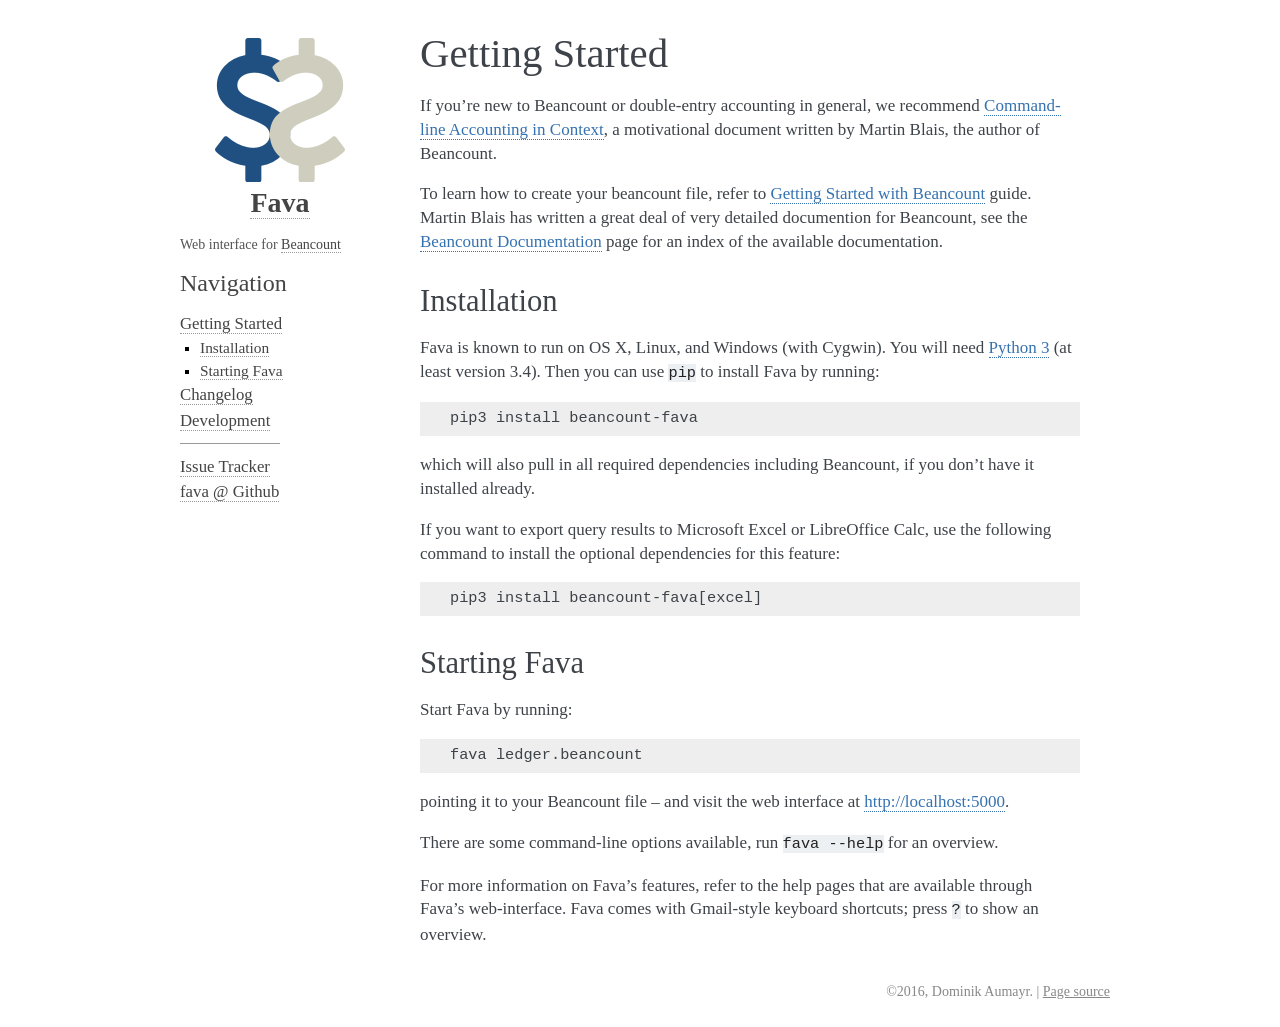
<file: usage.html>
<!DOCTYPE html PUBLIC "-//W3C//DTD XHTML 1.0 Transitional//EN"
  "http://www.w3.org/TR/xhtml1/DTD/xhtml1-transitional.dtd">


<html xmlns="http://www.w3.org/1999/xhtml">
  <head>
    <meta http-equiv="Content-Type" content="text/html; charset=utf-8" />
    
    <title>Getting Started &mdash; Fava 1.2 documentation</title>
    
    <link rel="stylesheet" href="_static/alabaster.css" type="text/css" />
    <link rel="stylesheet" href="_static/pygments.css" type="text/css" />
    
    <script type="text/javascript">
      var DOCUMENTATION_OPTIONS = {
        URL_ROOT:    './',
        VERSION:     '1.2',
        COLLAPSE_INDEX: false,
        FILE_SUFFIX: '.html',
        HAS_SOURCE:  true
      };
    </script>
    <script type="text/javascript" src="_static/jquery.js"></script>
    <script type="text/javascript" src="_static/underscore.js"></script>
    <script type="text/javascript" src="_static/doctools.js"></script>
    <link rel="top" title="Fava 1.2 documentation" href="index.html" />
    <link rel="next" title="Changelog" href="changelog.html" />
    <link rel="prev" title="Welcome to Fava!" href="index.html" />
   
  
  <meta name="viewport" content="width=device-width, initial-scale=0.9, maximum-scale=0.9">

  </head>
  <body role="document">  

    <div class="document">
      <div class="documentwrapper">
        <div class="bodywrapper">
          <div class="body" role="main">
            
  <div class="section" id="getting-started">
<h1>Getting Started<a class="headerlink" href="#getting-started" title="Permalink to this headline">¶</a></h1>
<p>If you&#8217;re new to Beancount or double-entry accounting in general, we
recommend <a class="reference external" href="https://docs.google.com/document/d/1e4Vz3wZB_8-ZcAwIFde8X5CjzKshE4-OXtVVHm4RQ8s/">Command-line Accounting in Context</a>,
a motivational document written by Martin Blais, the author of Beancount.</p>
<p>To learn how to create your beancount file, refer to <a class="reference external" href="https://docs.google.com/document/d/1P5At-z1sP8rgwYLHso5sEy3u4rMnIUDDgob9Y_BYuWE/">Getting Started with
Beancount</a>
guide. Martin Blais has written a great deal of very detailed documention for
Beancount, see the <a class="reference external" href="https://docs.google.com/document/d/1RaondTJCS_IUPBHFNdT8oqFKJjVJDsfsn6JEjBG04eA">Beancount Documentation</a>
page for an index of the available documentation.</p>
<div class="section" id="installation">
<h2>Installation<a class="headerlink" href="#installation" title="Permalink to this headline">¶</a></h2>
<p>Fava is known to run on OS X, Linux, and Windows (with Cygwin).  You will need
<a class="reference external" href="https://www.python.org/downloads/">Python 3</a> (at least version 3.4).  Then
you can use <code class="docutils literal"><span class="pre">pip</span></code> to install Fava by running:</p>
<div class="highlight-python"><div class="highlight"><pre><span></span>pip3 install beancount-fava
</pre></div>
</div>
<p>which will also pull in all required dependencies including Beancount, if you
don&#8217;t have it installed already.</p>
<p>If you want to export query results to Microsoft Excel or LibreOffice Calc, use
the following command to install the optional dependencies for this feature:</p>
<div class="highlight-python"><div class="highlight"><pre><span></span>pip3 install beancount-fava[excel]
</pre></div>
</div>
</div>
<div class="section" id="starting-fava">
<h2>Starting Fava<a class="headerlink" href="#starting-fava" title="Permalink to this headline">¶</a></h2>
<p>Start Fava by running:</p>
<div class="highlight-python"><div class="highlight"><pre><span></span>fava ledger.beancount
</pre></div>
</div>
<p>pointing it to your Beancount file &#8211; and visit the web interface at
<a class="reference external" href="http://localhost:5000">http://localhost:5000</a>.</p>
<p>There are some command-line options available, run <code class="docutils literal"><span class="pre">fava</span> <span class="pre">--help</span></code> for an overview.</p>
<p>For more information on Fava&#8217;s features, refer to the help pages that are
available through Fava&#8217;s web-interface.  Fava comes with Gmail-style keyboard
shortcuts; press <code class="docutils literal"><span class="pre">?</span></code> to show an overview.</p>
</div>
</div>


          </div>
        </div>
      </div>
      <div class="sphinxsidebar" role="navigation" aria-label="main navigation">
        <div class="sphinxsidebarwrapper">
<p class="logo">
  <a href="index.html">
    <img class="logo" src="_static/logo.png" alt="Logo"/>
    
    <h1 class="logo logo-name">Fava</h2>
    
  </a>
</p>



<p class="blurb">Web interface for <a href="http://furius.ca/beancount/"
title="Double-entry bookkeeping software Beancount">Beancount</a></p>




<h3>Navigation</h3>
<ul class="current">
<li class="toctree-l1 current"><a class="current reference internal" href="">Getting Started</a><ul>
<li class="toctree-l2"><a class="reference internal" href="#installation">Installation</a></li>
<li class="toctree-l2"><a class="reference internal" href="#starting-fava">Starting Fava</a></li>
</ul>
</li>
<li class="toctree-l1"><a class="reference internal" href="changelog.html">Changelog</a></li>
<li class="toctree-l1"><a class="reference internal" href="development.html">Development</a></li>
</ul>


<hr />
<ul>
    
    <li class="toctree-l1"><a href="https://github.com/beancount/fava/issues">Issue Tracker</a></li>
    
    <li class="toctree-l1"><a href="https://github.com/beancount/fava">fava @ Github</a></li>
    
</ul>

        </div>
      </div>
      <div class="clearer"></div>
    </div>
    <div class="footer">
      &copy;2016, Dominik Aumayr.
      
      |
      <a href="_sources/usage.txt"
          rel="nofollow">Page source</a>
    </div>

    

    
  </body>
</html>
</file>
<file: _static/alabaster.css>
@import url("basic.css");

/* -- page layout ----------------------------------------------------------- */

body {
    font-family: 'goudy old style', 'minion pro', 'bell mt', Georgia, 'Hiragino Mincho Pro', serif;
    font-size: 17px;
    background-color: white;
    color: #000;
    margin: 0;
    padding: 0;
}

div.document {
    width: 940px;
    margin: 30px auto 0 auto;
}

div.documentwrapper {
    float: left;
    width: 100%;
}

div.bodywrapper {
    margin: 0 0 0 220px;
}

div.sphinxsidebar {
    width: 220px;
}

hr {
    border: 1px solid #B1B4B6;
}

div.body {
    background-color: #ffffff;
    color: #3E4349;
    padding: 0 30px 0 30px;
}

div.footer {
    width: 940px;
    margin: 20px auto 30px auto;
    font-size: 14px;
    color: #888;
    text-align: right;
}

div.footer a {
    color: #888;
}


div.relations {
    display: none;
}


div.sphinxsidebar a {
    color: #444;
    text-decoration: none;
    border-bottom: 1px dotted #999;
}

div.sphinxsidebar a:hover {
    border-bottom: 1px solid #999;
}

div.sphinxsidebar {
    font-size: 14px;
    line-height: 1.5;
}

div.sphinxsidebarwrapper {
    padding: 18px 10px;
}

div.sphinxsidebarwrapper p.logo {
    padding: 0;
    margin: -10px 0 0 0px;
    text-align: center;
}

div.sphinxsidebarwrapper h1.logo {
    margin-top: -10px;
    text-align: center;
    margin-bottom: 5px;
    text-align: center;
}

div.sphinxsidebarwrapper h1.logo-name {
    margin-top: 0px;
}

div.sphinxsidebarwrapper p.blurb {
    margin-top: 0;
    font-style: normal;
}

div.sphinxsidebar h3,
div.sphinxsidebar h4 {
    font-family: 'Garamond', 'Georgia', serif;
    color: #444;
    font-size: 24px;
    font-weight: normal;
    margin: 0 0 5px 0;
    padding: 0;
}

div.sphinxsidebar h4 {
    font-size: 20px;
}

div.sphinxsidebar h3 a {
    color: #444;
}

div.sphinxsidebar p.logo a,
div.sphinxsidebar h3 a,
div.sphinxsidebar p.logo a:hover,
div.sphinxsidebar h3 a:hover {
    border: none;
}

div.sphinxsidebar p {
    color: #555;
    margin: 10px 0;
}

div.sphinxsidebar ul {
    margin: 10px 0;
    padding: 0;
    color: #000;
}

div.sphinxsidebar ul li.toctree-l1 > a {
    font-size: 120%;
}

div.sphinxsidebar ul li.toctree-l2 > a {
    font-size: 110%;
}

div.sphinxsidebar input {
    border: 1px solid #CCC;
    font-family: 'goudy old style', 'minion pro', 'bell mt', Georgia, 'Hiragino Mincho Pro', serif;
    font-size: 1em;
}

div.sphinxsidebar hr {
    border: none;
    height: 1px;
    color: #999;
    background: #999;

    text-align: left;
    margin-left: 0;
    width: 50%;
}

/* -- body styles ----------------------------------------------------------- */

a {
    color: #3572b0;
    text-decoration: underline;
}

a:hover {
    color: #1A2F59;
    text-decoration: underline;
}

div.body h1,
div.body h2,
div.body h3,
div.body h4,
div.body h5,
div.body h6 {
    font-family: 'Garamond', 'Georgia', serif;
    font-weight: normal;
    margin: 30px 0px 10px 0px;
    padding: 0;
}

div.body h1 { margin-top: 0; padding-top: 0; font-size: 240%; }
div.body h2 { font-size: 180%; }
div.body h3 { font-size: 150%; }
div.body h4 { font-size: 130%; }
div.body h5 { font-size: 100%; }
div.body h6 { font-size: 100%; }

a.headerlink {
    color: #DDD;
    padding: 0 4px;
    text-decoration: none;
}

a.headerlink:hover {
    color: #444;
    background: #EAEAEA;
}

div.body p, div.body dd, div.body li {
    line-height: 1.4em;
}

div.admonition {
    margin: 20px 0px;
    padding: 10px 30px;
    background-color: #FCC;
    border: 1px solid #FAA;
}

div.admonition tt.xref, div.admonition a tt {
    border-bottom: 1px solid #fafafa;
}

dd div.admonition {
    margin-left: -60px;
    padding-left: 60px;
}

div.admonition p.admonition-title {
    font-family: 'Garamond', 'Georgia', serif;
    font-weight: normal;
    font-size: 24px;
    margin: 0 0 10px 0;
    padding: 0;
    line-height: 1;
}

div.admonition p.last {
    margin-bottom: 0;
}

div.highlight {
    background-color: white;
}

dt:target, .highlight {
    background: #FAF3E8;
}

div.note {
    background-color: #EEE;
    border: 1px solid #CCC;
}

div.seealso {
    background-color: #EEE;
    border: 1px solid #CCC;
}

div.topic {
    background-color: #eee;
}

p.admonition-title {
    display: inline;
}

p.admonition-title:after {
    content: ":";
}

pre, tt, code {
    font-family: 'Consolas', 'Menlo', 'Deja Vu Sans Mono', 'Bitstream Vera Sans Mono', monospace;
    font-size: 0.9em;
}

.hll {
    background-color: #FFC;
    margin: 0 -12px;
    padding: 0 12px;
    display: block;
}

img.screenshot {
}

tt.descname, tt.descclassname, code.descname, code.descclassname {
    font-size: 0.95em;
}

tt.descname, code.descname {
    padding-right: 0.08em;
}

img.screenshot {
    -moz-box-shadow: 2px 2px 4px #eee;
    -webkit-box-shadow: 2px 2px 4px #eee;
    box-shadow: 2px 2px 4px #eee;
}

table.docutils {
    border: 1px solid #888;
    -moz-box-shadow: 2px 2px 4px #eee;
    -webkit-box-shadow: 2px 2px 4px #eee;
    box-shadow: 2px 2px 4px #eee;
}

table.docutils td, table.docutils th {
    border: 1px solid #888;
    padding: 0.25em 0.7em;
}

table.field-list, table.footnote {
    border: none;
    -moz-box-shadow: none;
    -webkit-box-shadow: none;
    box-shadow: none;
}

table.footnote {
    margin: 15px 0;
    width: 100%;
    border: 1px solid #EEE;
    background: #FDFDFD;
    font-size: 0.9em;
}

table.footnote + table.footnote {
    margin-top: -15px;
    border-top: none;
}

table.field-list th {
    padding: 0 0.8em 0 0;
}

table.field-list td {
    padding: 0;
}

table.footnote td.label {
    width: 0px;
    padding: 0.3em 0 0.3em 0.5em;
}

table.footnote td {
    padding: 0.3em 0.5em;
}

dl {
    margin: 0;
    padding: 0;
}

dl dd {
    margin-left: 30px;
}

blockquote {
    margin: 0 0 0 30px;
    padding: 0;
}

ul, ol {
    margin: 10px 0 10px 30px;
    padding: 0;
}

pre {
    background: #EEE;
    padding: 7px 30px;
    margin: 15px 0px;
    line-height: 1.3em;
}

dl pre, blockquote pre, li pre {
    margin-left: 0;
    padding-left: 30px;
}

dl dl pre {
    margin-left: -90px;
    padding-left: 90px;
}

tt, code {
    background-color: #ecf0f3;
    color: #222;
    /* padding: 1px 2px; */
}

tt.xref, code.xref, a tt {
    background-color: #FBFBFB;
    border-bottom: 1px solid white;
}

a.reference {
    text-decoration: none;
    border-bottom: 1px dotted #3572b0;
}

a.reference:hover {
    border-bottom: 1px solid #1A2F59;
}

a.footnote-reference {
    text-decoration: none;
    font-size: 0.7em;
    vertical-align: top;
    border-bottom: 1px dotted #3572b0;
}

a.footnote-reference:hover {
    border-bottom: 1px solid #1A2F59;
}

a:hover tt, a:hover code {
    background: #EEE;
}


@media screen and (max-width: 870px) {

    div.sphinxsidebar {
    	display: none;
    }

    div.document {
       width: 100%;

    }

    div.documentwrapper {
    	margin-left: 0;
    	margin-top: 0;
    	margin-right: 0;
    	margin-bottom: 0;
    }

    div.bodywrapper {
    	margin-top: 0;
    	margin-right: 0;
    	margin-bottom: 0;
    	margin-left: 0;
    }

    ul {
    	margin-left: 0;
    }

    .document {
    	width: auto;
    }

    .footer {
    	width: auto;
    }

    .bodywrapper {
    	margin: 0;
    }

    .footer {
    	width: auto;
    }

    .github {
        display: none;
    }



}



@media screen and (max-width: 875px) {

    body {
        margin: 0;
        padding: 20px 30px;
    }

    div.documentwrapper {
        float: none;
        background: white;
    }

    div.sphinxsidebar {
        display: block;
        float: none;
        width: 102.5%;
        margin: 50px -30px -20px -30px;
        padding: 10px 20px;
        background: #333;
        color: #FFF;
    }

    div.sphinxsidebar h3, div.sphinxsidebar h4, div.sphinxsidebar p,
    div.sphinxsidebar h3 a {
        color: white;
    }

    div.sphinxsidebar a {
        color: #AAA;
    }

    div.sphinxsidebar p.logo {
        display: none;
    }

    div.document {
        width: 100%;
        margin: 0;
    }

    div.footer {
        display: none;
    }

    div.bodywrapper {
        margin: 0;
    }

    div.body {
        min-height: 0;
        padding: 0;
    }

    .rtd_doc_footer {
        display: none;
    }

    .document {
        width: auto;
    }

    .footer {
        width: auto;
    }

    .footer {
        width: auto;
    }

    .github {
        display: none;
    }
}


/* misc. */

.revsys-inline {
    display: none!important;
}

/* Make nested-list/multi-paragraph items look better in Releases changelog
 * pages. Without this, docutils' magical list fuckery causes inconsistent
 * formatting between different release sub-lists.
 */
div#changelog > div.section > ul > li > p:only-child {
    margin-bottom: 0;
}

/* Hide fugly table cell borders in ..bibliography:: directive output */
table.docutils.citation, table.docutils.citation td, table.docutils.citation th {
  border: none;
  /* Below needed in some edge cases; if not applied, bottom shadows appear */
  -moz-box-shadow: none;
  -webkit-box-shadow: none;
  box-shadow: none;
}
</file>
<file: _static/pygments.css>
.highlight .hll { background-color: #ffffcc }
.highlight  { background: #eeffcc; }
.highlight .c { color: #408090; font-style: italic } /* Comment */
.highlight .err { border: 1px solid #FF0000 } /* Error */
.highlight .k { color: #007020; font-weight: bold } /* Keyword */
.highlight .o { color: #666666 } /* Operator */
.highlight .ch { color: #408090; font-style: italic } /* Comment.Hashbang */
.highlight .cm { color: #408090; font-style: italic } /* Comment.Multiline */
.highlight .cp { color: #007020 } /* Comment.Preproc */
.highlight .cpf { color: #408090; font-style: italic } /* Comment.PreprocFile */
.highlight .c1 { color: #408090; font-style: italic } /* Comment.Single */
.highlight .cs { color: #408090; background-color: #fff0f0 } /* Comment.Special */
.highlight .gd { color: #A00000 } /* Generic.Deleted */
.highlight .ge { font-style: italic } /* Generic.Emph */
.highlight .gr { color: #FF0000 } /* Generic.Error */
.highlight .gh { color: #000080; font-weight: bold } /* Generic.Heading */
.highlight .gi { color: #00A000 } /* Generic.Inserted */
.highlight .go { color: #333333 } /* Generic.Output */
.highlight .gp { color: #c65d09; font-weight: bold } /* Generic.Prompt */
.highlight .gs { font-weight: bold } /* Generic.Strong */
.highlight .gu { color: #800080; font-weight: bold } /* Generic.Subheading */
.highlight .gt { color: #0044DD } /* Generic.Traceback */
.highlight .kc { color: #007020; font-weight: bold } /* Keyword.Constant */
.highlight .kd { color: #007020; font-weight: bold } /* Keyword.Declaration */
.highlight .kn { color: #007020; font-weight: bold } /* Keyword.Namespace */
.highlight .kp { color: #007020 } /* Keyword.Pseudo */
.highlight .kr { color: #007020; font-weight: bold } /* Keyword.Reserved */
.highlight .kt { color: #902000 } /* Keyword.Type */
.highlight .m { color: #208050 } /* Literal.Number */
.highlight .s { color: #4070a0 } /* Literal.String */
.highlight .na { color: #4070a0 } /* Name.Attribute */
.highlight .nb { color: #007020 } /* Name.Builtin */
.highlight .nc { color: #0e84b5; font-weight: bold } /* Name.Class */
.highlight .no { color: #60add5 } /* Name.Constant */
.highlight .nd { color: #555555; font-weight: bold } /* Name.Decorator */
.highlight .ni { color: #d55537; font-weight: bold } /* Name.Entity */
.highlight .ne { color: #007020 } /* Name.Exception */
.highlight .nf { color: #06287e } /* Name.Function */
.highlight .nl { color: #002070; font-weight: bold } /* Name.Label */
.highlight .nn { color: #0e84b5; font-weight: bold } /* Name.Namespace */
.highlight .nt { color: #062873; font-weight: bold } /* Name.Tag */
.highlight .nv { color: #bb60d5 } /* Name.Variable */
.highlight .ow { color: #007020; font-weight: bold } /* Operator.Word */
.highlight .w { color: #bbbbbb } /* Text.Whitespace */
.highlight .mb { color: #208050 } /* Literal.Number.Bin */
.highlight .mf { color: #208050 } /* Literal.Number.Float */
.highlight .mh { color: #208050 } /* Literal.Number.Hex */
.highlight .mi { color: #208050 } /* Literal.Number.Integer */
.highlight .mo { color: #208050 } /* Literal.Number.Oct */
.highlight .sb { color: #4070a0 } /* Literal.String.Backtick */
.highlight .sc { color: #4070a0 } /* Literal.String.Char */
.highlight .sd { color: #4070a0; font-style: italic } /* Literal.String.Doc */
.highlight .s2 { color: #4070a0 } /* Literal.String.Double */
.highlight .se { color: #4070a0; font-weight: bold } /* Literal.String.Escape */
.highlight .sh { color: #4070a0 } /* Literal.String.Heredoc */
.highlight .si { color: #70a0d0; font-style: italic } /* Literal.String.Interpol */
.highlight .sx { color: #c65d09 } /* Literal.String.Other */
.highlight .sr { color: #235388 } /* Literal.String.Regex */
.highlight .s1 { color: #4070a0 } /* Literal.String.Single */
.highlight .ss { color: #517918 } /* Literal.String.Symbol */
.highlight .bp { color: #007020 } /* Name.Builtin.Pseudo */
.highlight .vc { color: #bb60d5 } /* Name.Variable.Class */
.highlight .vg { color: #bb60d5 } /* Name.Variable.Global */
.highlight .vi { color: #bb60d5 } /* Name.Variable.Instance */
.highlight .il { color: #208050 } /* Literal.Number.Integer.Long */
</file>
